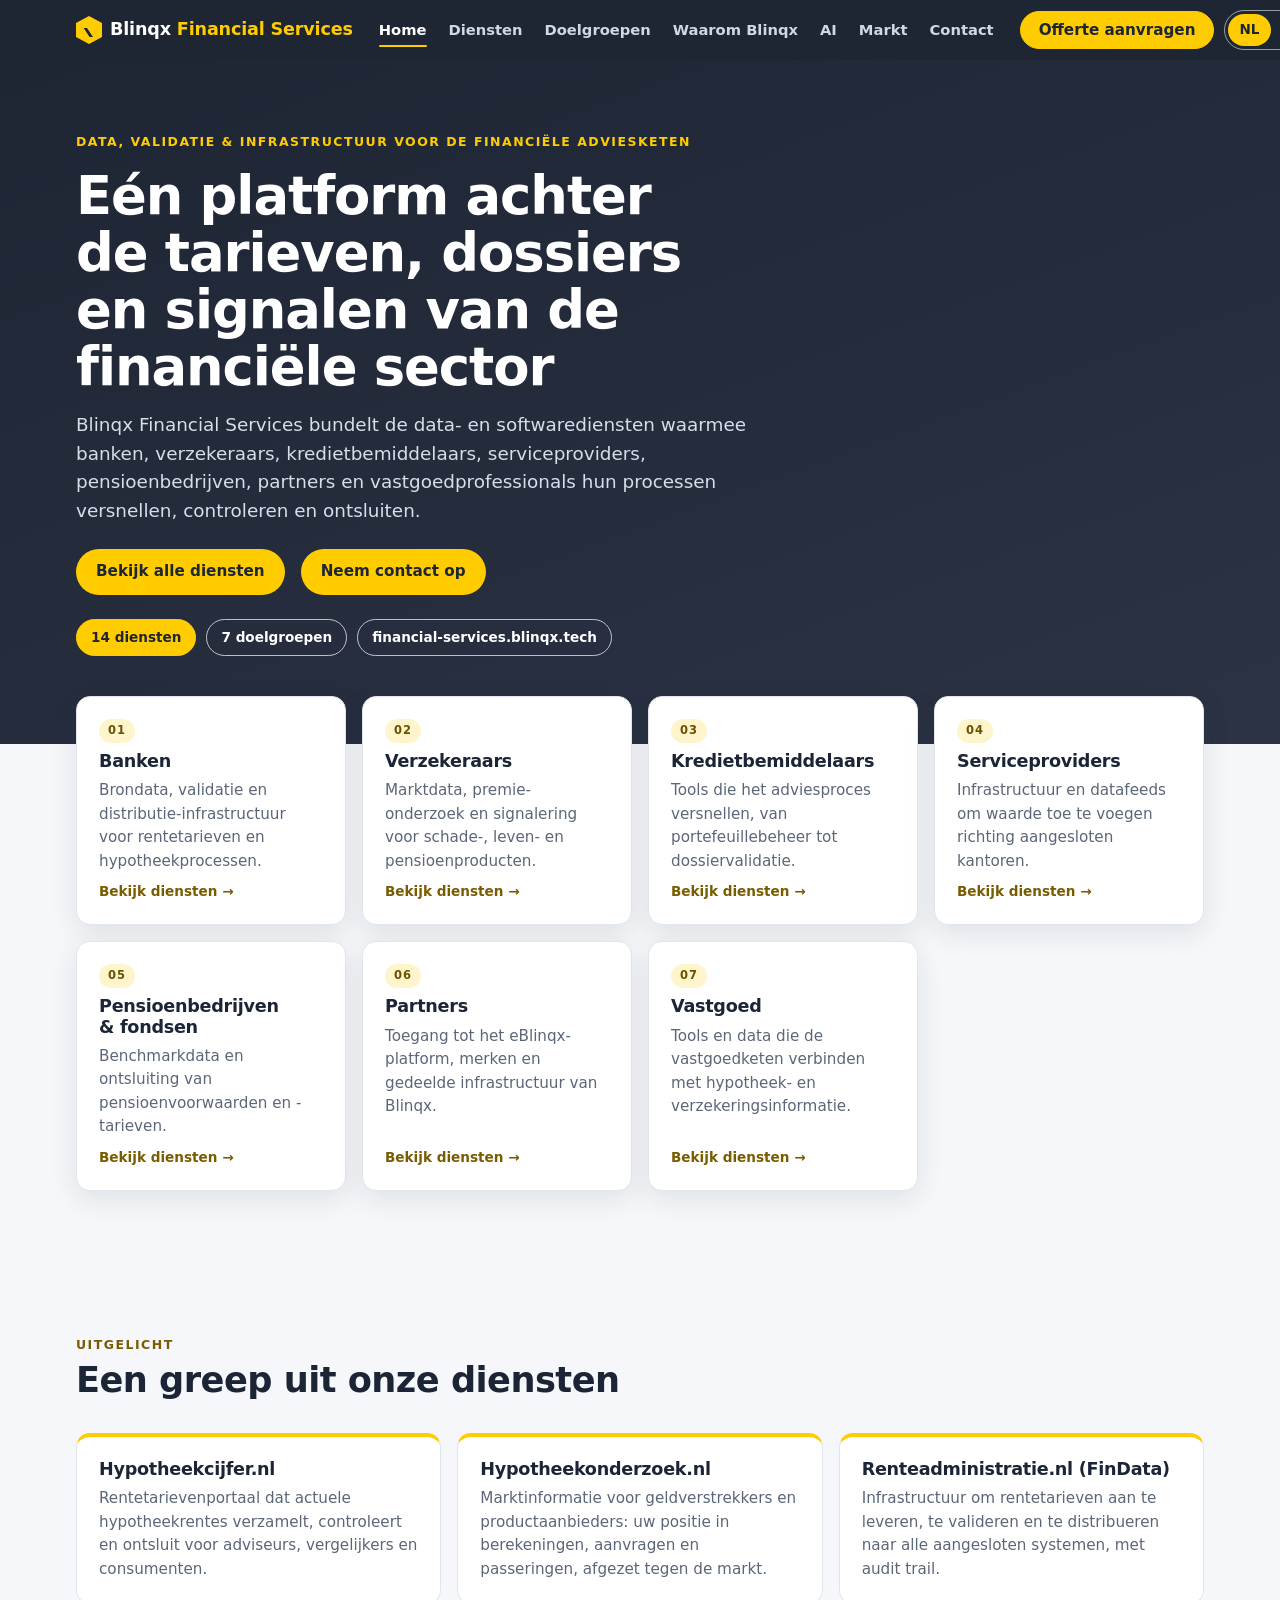
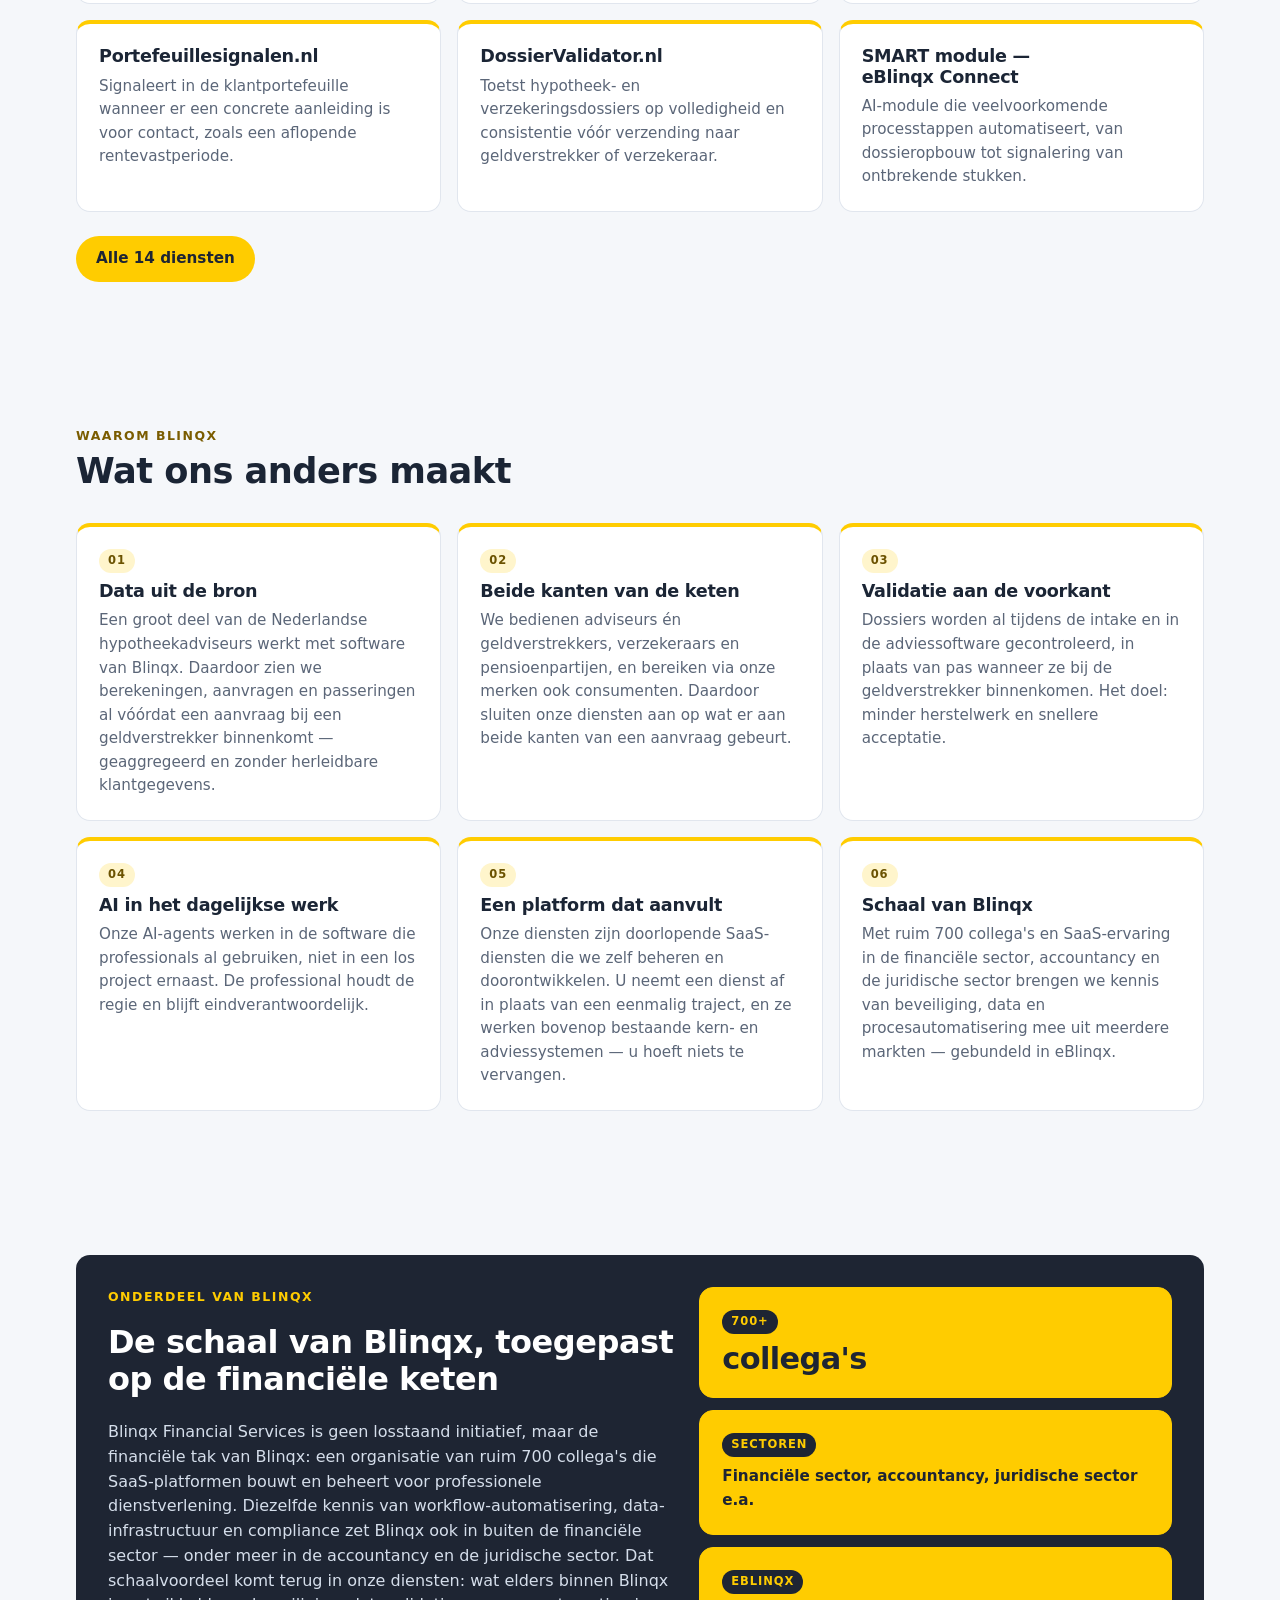
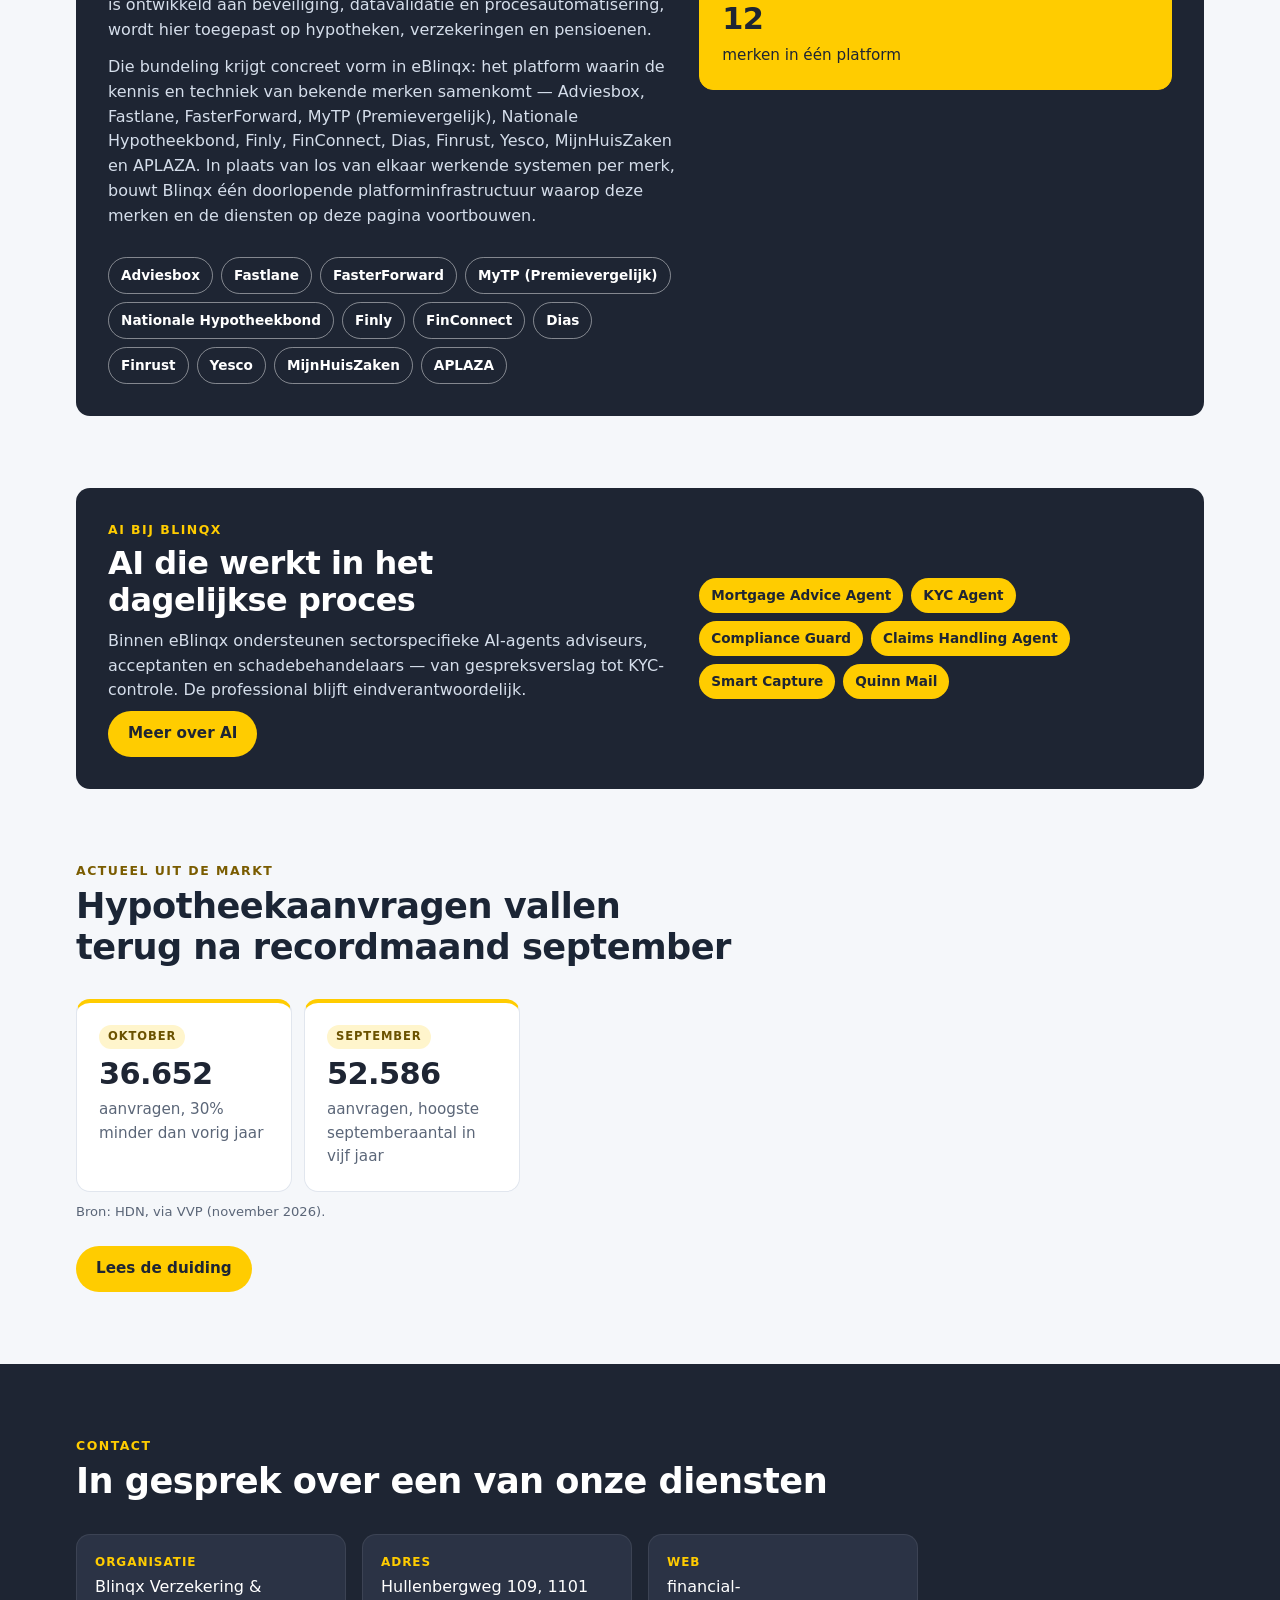
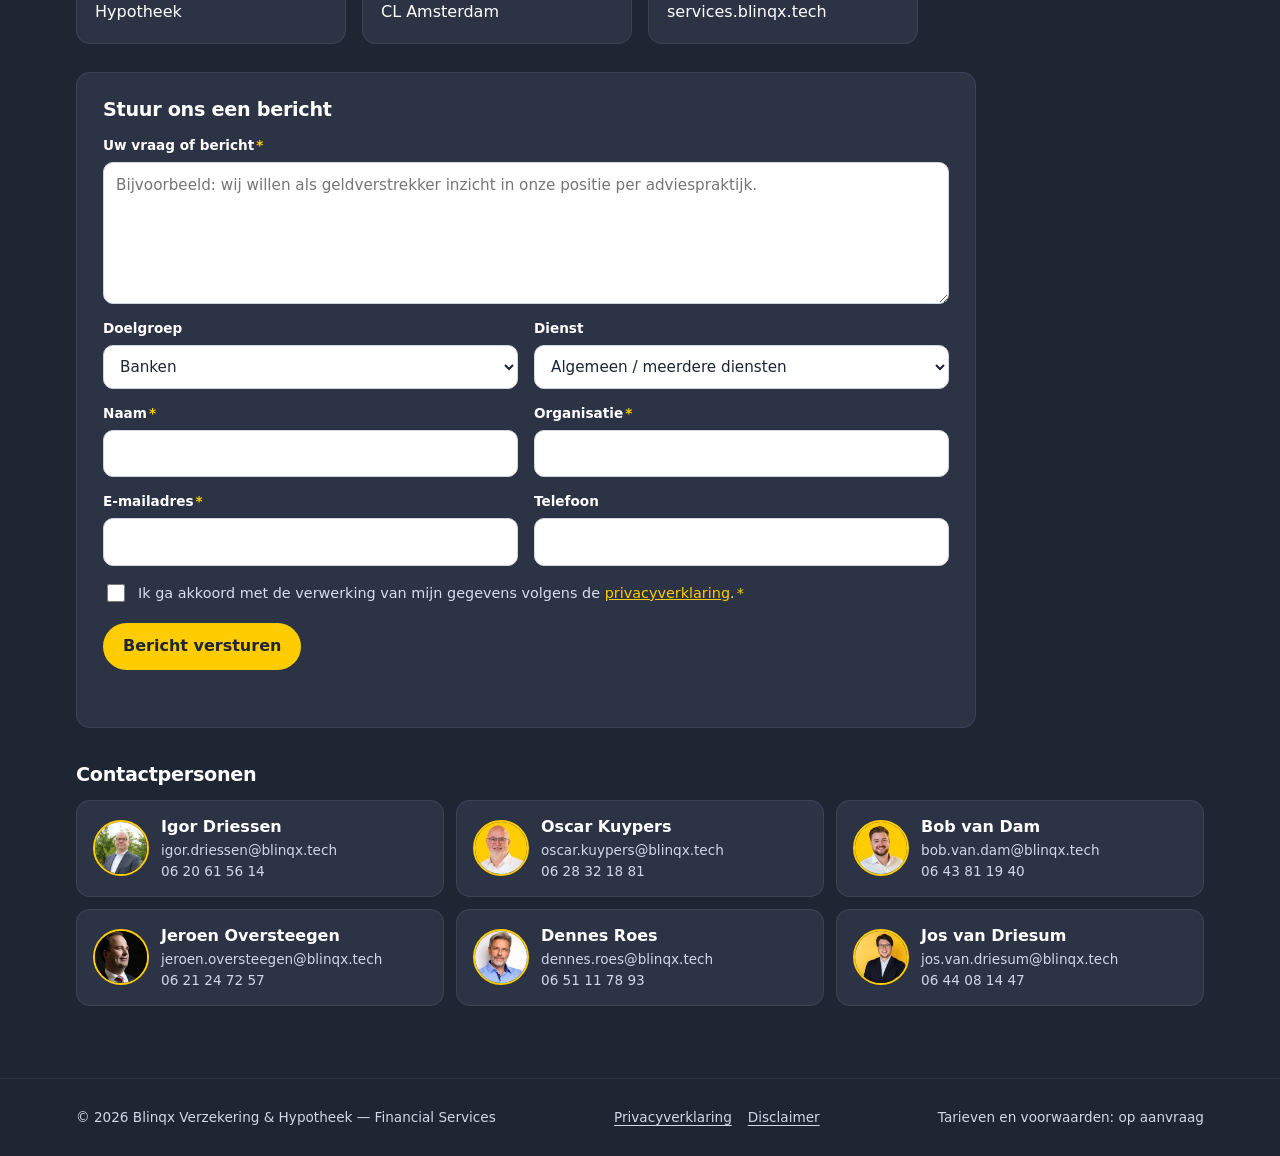
<file: index.html>
<!doctype html>
<html lang="nl" data-lang="nl">
<head>
<meta charset="utf-8">
<meta name="viewport" content="width=device-width,initial-scale=1,viewport-fit=cover">
<title>Blinqx Financial Services</title>
<meta name="description" content="Blinqx Financial Services: data-, validatie- en signaleringsdiensten voor banken, verzekeraars, kredietbemiddelaars, serviceproviders, pensioenbedrijven, partners en vastgoed.">
<link rel="icon" href="data:image/svg+xml,%3Csvg xmlns=%22http://www.w3.org/2000/svg%22 viewBox=%220 0 26 28%22%3E%3Cpath d=%22M13 0l13 7v14l-13 7L0 21V7z%22 fill=%22%23ffcc00%22/%3E%3Cpath d=%22M11 12l6 9h-3.4l-6-9z%22 fill=%22%231e2533%22/%3E%3C/svg%3E">
<link rel="stylesheet" href="assets/site.css">
</head>
<body data-page="home">
<header>
  <div class="wrap header-inner">
    <a class="logo" data-nav href="index.html" aria-label="Blinqx Financial Services – home"><svg width="26" height="28" viewBox="0 0 26 28" aria-hidden="true"><path d="M13 0l13 7v14l-13 7L0 21V7z" fill="#ffcc00"/><path d="M11 12l6 9h-3.4l-6-9z" fill="#1e2533"/></svg><span>Blinqx <span class="sub">Financial Services</span></span></a>
    <nav class="topnav" aria-label="Hoofdmenu">
      <div class="hnav"><a data-nav data-key="home" href="index.html"><span data-lang-content="nl">Home</span><span data-lang-content="en">Home</span></a><a data-nav data-key="diensten" href="diensten.html"><span data-lang-content="nl">Diensten</span><span data-lang-content="en">Services</span></a><a data-nav data-key="doelgroepen" href="index.html#doelgroepen"><span data-lang-content="nl">Doelgroepen</span><span data-lang-content="en">Segments</span></a><a data-nav data-key="waarom" href="index.html#waarom"><span data-lang-content="nl">Waarom Blinqx</span><span data-lang-content="en">Why Blinqx</span></a><a data-nav data-key="ai" href="diensten.html#ai"><span data-lang-content="nl">AI</span><span data-lang-content="en">AI</span></a><a data-nav data-key="markt" href="diensten.html#markt"><span data-lang-content="nl">Markt</span><span data-lang-content="en">Market</span></a><a data-nav data-key="contact" href="index.html#contact"><span data-lang-content="nl">Contact</span><span data-lang-content="en">Contact</span></a></div>
      <a class="hbtn yellow" data-nav data-form href="index.html#contactform"><span data-lang-content="nl">Offerte<span class="long"> aanvragen</span></span><span data-lang-content="en"><span class="long">Request a quote</span><span class="short">Quote</span></span></a>
      <div class="langbtn" role="group" aria-label="Taal / Language">
        <button type="button" id="btn-nl" aria-pressed="true" onclick="setLang('nl')">NL</button>
        <button type="button" id="btn-en" aria-pressed="false" onclick="setLang('en')">EN</button>
      </div>
      <button type="button" class="hbtn ghost menu-btn" id="menuBtn" aria-expanded="false" aria-controls="siteMenu">☰<span class="mtxt"> Menu</span></button>
    </nav>
  </div>
  <div class="wrap menu-drop" id="siteMenu" hidden>
    <div class="mlinks"><a data-nav data-key="home" href="index.html"><span data-lang-content="nl">Home</span><span data-lang-content="en">Home</span></a><a data-nav data-key="diensten" href="diensten.html"><span data-lang-content="nl">Diensten</span><span data-lang-content="en">Services</span></a><a data-nav data-key="doelgroepen" href="index.html#doelgroepen"><span data-lang-content="nl">Doelgroepen</span><span data-lang-content="en">Segments</span></a><a data-nav data-key="uitgelicht" href="index.html#uitgelicht"><span data-lang-content="nl">Uitgelichte diensten</span><span data-lang-content="en">Featured services</span></a><a data-nav data-key="waarom" href="index.html#waarom"><span data-lang-content="nl">Waarom Blinqx</span><span data-lang-content="en">Why Blinqx</span></a><a data-nav data-key="ai" href="diensten.html#ai"><span data-lang-content="nl">AI bij Blinqx</span><span data-lang-content="en">AI at Blinqx</span></a><a data-nav data-key="markt" href="diensten.html#markt"><span data-lang-content="nl">Actueel uit de markt</span><span data-lang-content="en">Market update</span></a><a data-nav data-key="regelgeving" href="diensten.html#regelgeving"><span data-lang-content="nl">Regelgeving: Solvency II</span><span data-lang-content="en">Regulation: Solvency II</span></a><a data-nav data-key="keten" href="diensten.html#positioning"><span data-lang-content="nl">Positie in de markt</span><span data-lang-content="en">Market position</span></a><a data-nav data-key="contact" href="index.html#contact"><span data-lang-content="nl">Contact</span><span data-lang-content="en">Contact</span></a><a data-nav data-key="privacy" href="privacy.html"><span data-lang-content="nl">Privacyverklaring</span><span data-lang-content="en">Privacy statement</span></a><a data-nav data-key="disclaimer" href="disclaimer.html"><span data-lang-content="nl">Disclaimer</span><span data-lang-content="en">Disclaimer</span></a></div>
  </div>
</header>

<main>
  <div class="wrap">

    <section class="hero" id="top">
      <div data-lang-content="nl">
        <p class="eyebrow">Data, validatie &amp; infrastructuur voor de financiële adviesketen</p>
        <h1>Eén platform achter de tarieven, dossiers en signalen van de financiële sector</h1>
        <p class="lede">Blinqx Financial Services bundelt de data- en softwarediensten waarmee banken, verzekeraars, kredietbemiddelaars, serviceproviders, pensioenbedrijven, partners en vastgoedprofessionals hun processen versnellen, controleren en ontsluiten.</p>
      </div>
      <div data-lang-content="en">
        <p class="eyebrow">Data, validation &amp; infrastructure for the financial advice chain</p>
        <h1>One platform behind the rates, files and signals of the financial sector</h1>
        <p class="lede">Blinqx Financial Services brings together the data and software services that banks, insurers, credit intermediaries, service providers, pension providers, partners and real estate professionals use to speed up, validate and distribute their processes.</p>
      </div>
      <div class="ctas">
        <a class="btn" data-nav href="diensten.html"><span data-lang-content="nl">Bekijk alle diensten</span><span data-lang-content="en">View all services</span></a>
        <a class="btn ghost" data-nav href="#contact"><span data-lang-content="nl">Neem contact op</span><span data-lang-content="en">Get in touch</span></a>
      </div>
      <div class="meta-row">
        <span class="meta-chip" data-lang-content="nl">14 diensten</span>
        <span class="meta-chip" data-lang-content="en">14 services</span>
        <span class="meta-chip" data-lang-content="nl">7 doelgroepen</span>
        <span class="meta-chip" data-lang-content="en">7 segments</span>
        <span class="meta-chip">financial-services.blinqx.tech</span>
      </div>
    </section>

    <section id="doelgroepen" style="padding-top:0">
      <div class="home-aud">
        <a class="segment-card aud-card" data-nav href="diensten.html?doelgroep=banken#services">
          <span class="num">01</span>
          <h3 data-lang-content="nl">Banken</h3><h3 data-lang-content="en">Banks</h3>
          <p data-lang-content="nl">Brondata, validatie en distributie-infrastructuur voor rentetarieven en hypotheekprocessen.</p><p data-lang-content="en">Source data, validation and distribution infrastructure for interest rates and mortgage processes.</p>
          <span class="more"><span data-lang-content="nl">Bekijk diensten →</span><span data-lang-content="en">View services →</span></span>
        </a>
        <a class="segment-card aud-card" data-nav href="diensten.html?doelgroep=verzekeraars#services">
          <span class="num">02</span>
          <h3 data-lang-content="nl">Verzekeraars</h3><h3 data-lang-content="en">Insurers</h3>
          <p data-lang-content="nl">Marktdata, premie-onderzoek en signalering voor schade-, leven- en pensioenproducten.</p><p data-lang-content="en">Market data, premium research and signalling for non-life, life and pension products.</p>
          <span class="more"><span data-lang-content="nl">Bekijk diensten →</span><span data-lang-content="en">View services →</span></span>
        </a>
        <a class="segment-card aud-card" data-nav href="diensten.html?doelgroep=kredietbemiddelaars#services">
          <span class="num">03</span>
          <h3 data-lang-content="nl">Kredietbemiddelaars</h3><h3 data-lang-content="en">Credit intermediaries</h3>
          <p data-lang-content="nl">Tools die het adviesproces versnellen, van portefeuillebeheer tot dossiervalidatie.</p><p data-lang-content="en">Tools that speed up the advice process, from portfolio management to file validation.</p>
          <span class="more"><span data-lang-content="nl">Bekijk diensten →</span><span data-lang-content="en">View services →</span></span>
        </a>
        <a class="segment-card aud-card" data-nav href="diensten.html?doelgroep=serviceproviders#services">
          <span class="num">04</span>
          <h3 data-lang-content="nl">Serviceproviders</h3><h3 data-lang-content="en">Service providers</h3>
          <p data-lang-content="nl">Infrastructuur en datafeeds om waarde toe te voegen richting aangesloten kantoren.</p><p data-lang-content="en">Infrastructure and data feeds to add value for affiliated offices.</p>
          <span class="more"><span data-lang-content="nl">Bekijk diensten →</span><span data-lang-content="en">View services →</span></span>
        </a>
        <a class="segment-card aud-card" data-nav href="diensten.html?doelgroep=pensioen#services">
          <span class="num">05</span>
          <h3 data-lang-content="nl">Pensioenbedrijven &amp; fondsen</h3><h3 data-lang-content="en">Pension providers &amp; funds</h3>
          <p data-lang-content="nl">Benchmarkdata en ontsluiting van pensioenvoorwaarden en -tarieven.</p><p data-lang-content="en">Benchmark data and disclosure of pension terms and rates.</p>
          <span class="more"><span data-lang-content="nl">Bekijk diensten →</span><span data-lang-content="en">View services →</span></span>
        </a>
        <a class="segment-card aud-card" data-nav href="diensten.html?doelgroep=partners#services">
          <span class="num">06</span>
          <h3 data-lang-content="nl">Partners</h3><h3 data-lang-content="en">Partners</h3>
          <p data-lang-content="nl">Toegang tot het eBlinqx-platform, merken en gedeelde infrastructuur van Blinqx.</p><p data-lang-content="en">Access to the eBlinqx platform, brands and shared Blinqx infrastructure.</p>
          <span class="more"><span data-lang-content="nl">Bekijk diensten →</span><span data-lang-content="en">View services →</span></span>
        </a>
        <a class="segment-card aud-card" data-nav href="diensten.html?doelgroep=vastgoed#services">
          <span class="num">07</span>
          <h3 data-lang-content="nl">Vastgoed</h3><h3 data-lang-content="en">Real estate</h3>
          <p data-lang-content="nl">Tools en data die de vastgoedketen verbinden met hypotheek- en verzekeringsinformatie.</p><p data-lang-content="en">Tools and data connecting the real estate chain with mortgage and insurance information.</p>
          <span class="more"><span data-lang-content="nl">Bekijk diensten →</span><span data-lang-content="en">View services →</span></span>
        </a>
      </div>
    </section>

    <section id="uitgelicht">
      <div class="section-head">
        <p class="eyebrow" data-lang-content="nl">Uitgelicht</p>
        <p class="eyebrow" data-lang-content="en">Highlights</p>
        <h2 data-lang-content="nl">Een greep uit onze diensten</h2>
        <h2 data-lang-content="en">A selection of our services</h2>
      </div>
      <div class="feat-grid">
        <div class="segment-card">
          <h3>Hypotheekcijfer.nl</h3>
          <p data-lang-content="nl">Rentetarievenportaal dat actuele hypotheekrentes verzamelt, controleert en ontsluit voor adviseurs, vergelijkers en consumenten.</p>
          <p data-lang-content="en">A rate portal that collects, verifies and publishes current mortgage rates for advisers, comparison sites and consumers.</p>
        </div>
        <div class="segment-card">
          <h3>Hypotheekonderzoek.nl</h3>
          <p data-lang-content="nl">Marktinformatie voor geldverstrekkers en productaanbieders: uw positie in berekeningen, aanvragen en passeringen, afgezet tegen de markt.</p>
          <p data-lang-content="en">Market intelligence for lenders and product providers: your position in calculations, applications and completions, set against the market.</p>
        </div>
        <div class="segment-card">
          <h3>Renteadministratie.nl <span class="alias">(FinData)</span></h3>
          <p data-lang-content="nl">Infrastructuur om rentetarieven aan te leveren, te valideren en te distribueren naar alle aangesloten systemen, met audit trail.</p>
          <p data-lang-content="en">Infrastructure to submit, validate and distribute interest rates to all connected systems, with an audit trail.</p>
        </div>
        <div class="segment-card">
          <h3>Portefeuillesignalen.nl</h3>
          <p data-lang-content="nl">Signaleert in de klantportefeuille wanneer er een concrete aanleiding is voor contact, zoals een aflopende rentevastperiode.</p>
          <p data-lang-content="en">Flags in the client portfolio when there is a concrete reason for contact, such as an expiring fixed-rate period.</p>
        </div>
        <div class="segment-card">
          <h3>DossierValidator.nl</h3>
          <p data-lang-content="nl">Toetst hypotheek- en verzekeringsdossiers op volledigheid en consistentie vóór verzending naar geldverstrekker of verzekeraar.</p>
          <p data-lang-content="en">Checks mortgage and insurance files for completeness and consistency before submission to the lender or insurer.</p>
        </div>
        <div class="segment-card">
          <h3>SMART module — eBlinqx Connect</h3>
          <p data-lang-content="nl">AI-module die veelvoorkomende processtappen automatiseert, van dossieropbouw tot signalering van ontbrekende stukken.</p>
          <p data-lang-content="en">An AI module that automates common process steps, from file assembly to flagging missing documents.</p>
        </div>
      </div>
      <div class="section-foot"><a class="btn" data-nav href="diensten.html"><span data-lang-content="nl">Alle 14 diensten</span><span data-lang-content="en">All 14 services</span></a></div>
    </section>

    <section id="waarom">
      <div class="section-head">
        <p class="eyebrow" data-lang-content="nl">Waarom Blinqx</p>
        <p class="eyebrow" data-lang-content="en">Why Blinqx</p>
        <h2 data-lang-content="nl">Wat ons anders maakt</h2>
        <h2 data-lang-content="en">What sets us apart</h2>
      </div>
      <div class="feat-grid">
        <div class="segment-card">
          <span class="num">01</span>
          <h3 data-lang-content="nl">Data uit de bron</h3><h3 data-lang-content="en">Data from the source</h3>
          <p data-lang-content="nl">Een groot deel van de Nederlandse hypotheekadviseurs werkt met software van Blinqx. Daardoor zien we berekeningen, aanvragen en passeringen al vóórdat een aanvraag bij een geldverstrekker binnenkomt — geaggregeerd en zonder herleidbare klantgegevens.</p>
          <p data-lang-content="en">A large share of Dutch mortgage advisers work with Blinqx software. As a result, we see calculations, applications and completions before an application reaches a lender — aggregated and without traceable client data.</p>
        </div>
        <div class="segment-card">
          <span class="num">02</span>
          <h3 data-lang-content="nl">Beide kanten van de keten</h3><h3 data-lang-content="en">Both sides of the chain</h3>
          <p data-lang-content="nl">We bedienen adviseurs én geldverstrekkers, verzekeraars en pensioenpartijen, en bereiken via onze merken ook consumenten. Daardoor sluiten onze diensten aan op wat er aan beide kanten van een aanvraag gebeurt.</p>
          <p data-lang-content="en">We serve advisers as well as lenders, insurers and pension providers, and through our brands we also reach consumers. That way our services connect to what happens on both sides of an application.</p>
        </div>
        <div class="segment-card">
          <span class="num">03</span>
          <h3 data-lang-content="nl">Validatie aan de voorkant</h3><h3 data-lang-content="en">Validation up front</h3>
          <p data-lang-content="nl">Dossiers worden al tijdens de intake en in de adviessoftware gecontroleerd, in plaats van pas wanneer ze bij de geldverstrekker binnenkomen. Het doel: minder herstelwerk en snellere acceptatie.</p>
          <p data-lang-content="en">Files are checked during the intake and inside the advice software, rather than only once they reach the lender. The aim: less rework and faster acceptance.</p>
        </div>
        <div class="segment-card">
          <span class="num">04</span>
          <h3 data-lang-content="nl">AI in het dagelijkse werk</h3><h3 data-lang-content="en">AI in daily work</h3>
          <p data-lang-content="nl">Onze AI-agents werken in de software die professionals al gebruiken, niet in een los project ernaast. De professional houdt de regie en blijft eindverantwoordelijk.</p>
          <p data-lang-content="en">Our AI agents work inside the software professionals already use, not in a separate project next to it. The professional stays in control and remains ultimately responsible.</p>
        </div>
        <div class="segment-card">
          <span class="num">05</span>
          <h3 data-lang-content="nl">Een platform dat aanvult</h3><h3 data-lang-content="en">A platform that complements</h3>
          <p data-lang-content="nl">Onze diensten zijn doorlopende SaaS-diensten die we zelf beheren en doorontwikkelen. U neemt een dienst af in plaats van een eenmalig traject, en ze werken bovenop bestaande kern- en adviessystemen — u hoeft niets te vervangen.</p>
          <p data-lang-content="en">Our services are ongoing SaaS services that we run and develop ourselves. You subscribe to a service rather than a one-off project, and it works on top of existing core and advice systems — you don't need to replace anything.</p>
        </div>
        <div class="segment-card">
          <span class="num">06</span>
          <h3 data-lang-content="nl">Schaal van Blinqx</h3><h3 data-lang-content="en">The scale of Blinqx</h3>
          <p data-lang-content="nl">Met ruim 700 collega's en SaaS-ervaring in de financiële sector, accountancy en de juridische sector brengen we kennis van beveiliging, data en procesautomatisering mee uit meerdere markten — gebundeld in eBlinqx.</p>
          <p data-lang-content="en">With more than 700 colleagues and SaaS experience in financial services, accountancy and the legal sector, we bring knowledge of security, data and process automation from several markets — bundled in eBlinqx.</p>
        </div>
      </div>
    </section>

    <section id="blinqx">
      <div class="navy-block">
        <div>
          <p class="eyebrow" data-lang-content="nl">Onderdeel van Blinqx</p>
          <p class="eyebrow" data-lang-content="en">Part of Blinqx</p>
          <h2 data-lang-content="nl">De schaal van Blinqx, toegepast op de financiële keten</h2>
          <h2 data-lang-content="en">The scale of Blinqx, applied to the financial chain</h2>
          <p data-lang-content="nl">Blinqx Financial Services is geen losstaand initiatief, maar de financiële tak van Blinqx: een organisatie van ruim 700 collega's die SaaS-platformen bouwt en beheert voor professionele dienstverlening. Diezelfde kennis van workflow-automatisering, data-infrastructuur en compliance zet Blinqx ook in buiten de financiële sector — onder meer in de accountancy en de juridische sector. Dat schaalvoordeel komt terug in onze diensten: wat elders binnen Blinqx is ontwikkeld aan beveiliging, datavalidatie en procesautomatisering, wordt hier toegepast op hypotheken, verzekeringen en pensioenen.</p>
          <p data-lang-content="nl">Die bundeling krijgt concreet vorm in eBlinqx: het platform waarin de kennis en techniek van bekende merken samenkomt — Adviesbox, Fastlane, FasterForward, MyTP (Premievergelijk), Nationale Hypotheekbond, Finly, FinConnect, Dias, Finrust, Yesco, MijnHuisZaken en APLAZA. In plaats van los van elkaar werkende systemen per merk, bouwt Blinqx één doorlopende platforminfrastructuur waarop deze merken en de diensten op deze pagina voortbouwen.</p>
          <p data-lang-content="en">Blinqx Financial Services is not a standalone initiative but the financial arm of Blinqx: an organisation of more than 700 colleagues that builds and runs SaaS platforms for professional services. Blinqx applies that same expertise in workflow automation, data infrastructure and compliance outside the financial sector too — including in accountancy and the legal sector. That scale advantage carries through into our services: security, data validation and process automation built elsewhere within Blinqx is applied here to mortgages, insurance and pensions.</p>
          <p data-lang-content="en">That bundling takes concrete shape in eBlinqx: the platform in which the knowledge and technology of well-known brands come together — Adviesbox, Fastlane, FasterForward, MyTP (Premievergelijk), Nationale Hypotheekbond, Finly, FinConnect, Dias, Finrust, Yesco, MijnHuisZaken and APLAZA. Rather than systems that operate separately per brand, Blinqx builds one continuous platform infrastructure that these brands, and the services on this page, build on.</p>
          <div class="chip-list brands" aria-label="Merken / Brands"><span>Adviesbox</span><span>Fastlane</span><span>FasterForward</span><span>MyTP (Premievergelijk)</span><span>Nationale Hypotheekbond</span><span>Finly</span><span>FinConnect</span><span>Dias</span><span>Finrust</span><span>Yesco</span><span>MijnHuisZaken</span><span>APLAZA</span></div>
        </div>
        <div class="kpi-row">
          <div class="segment-card"><span class="num">700+</span><p class="big" data-lang-content="nl">collega's</p><p class="big" data-lang-content="en">colleagues</p></div>
          <div class="segment-card"><span class="num" data-lang-content="nl">Sectoren</span><span class="num" data-lang-content="en">Sectors</span><p data-lang-content="nl"><strong>Financiële sector, accountancy, juridische sector e.a.</strong></p><p data-lang-content="en"><strong>Financial services, accountancy, legal sector &amp; more</strong></p></div>
          <div class="segment-card"><span class="num">eBlinqx</span><p class="big">12</p><p data-lang-content="nl">merken in één platform</p><p data-lang-content="en">brands in one platform</p></div>
        </div>
      </div>
    </section>

    <section id="ai-teaser" style="padding-top:0">
      <div class="navy-block">
        <div>
          <p class="eyebrow" data-lang-content="nl">AI bij Blinqx</p>
          <p class="eyebrow" data-lang-content="en">AI at Blinqx</p>
          <h2 data-lang-content="nl">AI die werkt in het dagelijkse proces</h2>
          <h2 data-lang-content="en">AI that works inside the daily process</h2>
          <p data-lang-content="nl">Binnen eBlinqx ondersteunen sectorspecifieke AI-agents adviseurs, acceptanten en schadebehandelaars — van gespreksverslag tot KYC-controle. De professional blijft eindverantwoordelijk.</p>
          <p data-lang-content="en">Within eBlinqx, sector-specific AI agents support advisers, underwriters and claims handlers — from conversation notes to KYC checks. The professional remains ultimately responsible.</p>
          <div class="ctas"><a class="btn" data-nav href="diensten.html#ai"><span data-lang-content="nl">Meer over AI</span><span data-lang-content="en">More on AI</span></a></div>
        </div>
        <div class="chip-list">
          <span>Mortgage Advice Agent</span><span>KYC Agent</span><span>Compliance Guard</span><span>Claims Handling Agent</span><span>Smart Capture</span><span>Quinn Mail</span>
        </div>
      </div>
    </section>

    <section id="markt-teaser" class="home-markt" style="padding-top:0">
      <div class="section-head">
        <p class="eyebrow" data-lang-content="nl">Actueel uit de markt</p>
        <p class="eyebrow" data-lang-content="en">Market update</p>
        <h2 data-lang-content="nl">Hypotheekaanvragen vallen terug na recordmaand september</h2>
        <h2 data-lang-content="en">Mortgage applications fall back after record September</h2>
      </div>
      <div class="kpi-row">
        <div class="segment-card"><span class="num" data-lang-content="nl">Oktober</span><span class="num" data-lang-content="en">October</span><p class="big">36.652</p><p data-lang-content="nl">aanvragen, 30% minder dan vorig jaar</p><p data-lang-content="en">applications, 30% fewer than last year</p></div>
        <div class="segment-card"><span class="num" data-lang-content="nl">September</span><span class="num" data-lang-content="en">September</span><p class="big">52.586</p><p data-lang-content="nl">aanvragen, hoogste septemberaantal in vijf jaar</p><p data-lang-content="en">applications, highest September in five years</p></div>
      </div>
      <p class="note" style="font-size:.82rem;color:var(--muted);margin-top:10px" data-lang-content="nl">Bron: HDN, via VVP (november 2026).</p>
      <p class="note" style="font-size:.82rem;color:var(--muted);margin-top:10px" data-lang-content="en">Source: HDN, via VVP (November 2026).</p>
      <div class="section-foot"><a class="btn" data-nav href="diensten.html#markt"><span data-lang-content="nl">Lees de duiding</span><span data-lang-content="en">Read the analysis</span></a></div>
    </section>

    <!-- CONTACT -->
    <section id="contact">
      <div class="section-head">
        <p class="eyebrow" data-lang-content="nl">Contact</p>
        <p class="eyebrow" data-lang-content="en">Contact</p>
        <h2 data-lang-content="nl">In gesprek over een van onze diensten</h2>
        <h2 data-lang-content="en">Talk to us about one of our services</h2>
      </div>
      <div class="contact-grid">
        <div class="contact-item">
          <span class="label" data-lang-content="nl">Organisatie</span>
          <span class="label" data-lang-content="en">Organisation</span>
          <span class="val">Blinqx Verzekering &amp; Hypotheek</span>
        </div>
        <div class="contact-item">
          <span class="label" data-lang-content="nl">Adres</span>
          <span class="label" data-lang-content="en">Address</span>
          <span class="val">Hullenbergweg 109, 1101 CL Amsterdam</span>
        </div>
        <div class="contact-item">
          <span class="label">Web</span>
          <span class="val">financial-services.blinqx.tech</span>
        </div>
      </div>
      <form id="contactform" class="cform" novalidate>
        <h3 class="people-head" style="margin-top:0" data-lang-content="nl">Stuur ons een bericht</h3>
        <h3 class="people-head" style="margin-top:0" data-lang-content="en">Send us a message</h3>
        <div class="cgrid">
          <label class="full"><span class="ltxt"><span data-lang-content="nl">Uw vraag of bericht</span><span data-lang-content="en">Your question or message</span><span class="req">*</span></span>
            <textarea name="bericht" rows="5" required data-ph-nl="Bijvoorbeeld: wij willen als geldverstrekker inzicht in onze positie per adviespraktijk." data-ph-en="For example: as a lender we would like insight into our position per advice practice."></textarea></label>
          <label><span class="ltxt"><span data-lang-content="nl">Doelgroep</span><span data-lang-content="en">Segment</span></span>
            <select name="doelgroep">
              <option value="Banken" data-nl="Banken" data-en="Banks">Banken</option>
              <option value="Verzekeraars" data-nl="Verzekeraars" data-en="Insurers">Verzekeraars</option>
              <option value="Kredietbemiddelaars" data-nl="Kredietbemiddelaars" data-en="Credit intermediaries">Kredietbemiddelaars</option>
              <option value="Serviceproviders" data-nl="Serviceproviders" data-en="Service providers">Serviceproviders</option>
              <option value="Pensioenbedrijven & fondsen" data-nl="Pensioenbedrijven &amp; fondsen" data-en="Pension providers &amp; funds">Pensioenbedrijven &amp; fondsen</option>
              <option value="Partners" data-nl="Partners" data-en="Partners">Partners</option>
              <option value="Vastgoed" data-nl="Vastgoed" data-en="Real estate">Vastgoed</option>
              <option value="Anders" data-nl="Anders" data-en="Other">Anders</option>
            </select></label>
          <label><span class="ltxt"><span data-lang-content="nl">Dienst</span><span data-lang-content="en">Service</span></span>
            <select name="dienst">
              <option value="Algemeen / meerdere diensten" data-nl="Algemeen / meerdere diensten" data-en="General / multiple services">Algemeen / meerdere diensten</option>
              <option value="Hypotheekcijfer.nl" data-nl="Hypotheekcijfer.nl" data-en="Hypotheekcijfer.nl">Hypotheekcijfer.nl</option>
              <option value="Pensioencijfer.nl" data-nl="Pensioencijfer.nl" data-en="Pensioencijfer.nl">Pensioencijfer.nl</option>
              <option value="Hypotheekonderzoek.nl" data-nl="Hypotheekonderzoek.nl" data-en="Hypotheekonderzoek.nl">Hypotheekonderzoek.nl</option>
              <option value="Assurantie-onderzoek.nl" data-nl="Assurantie-onderzoek.nl" data-en="Assurantie-onderzoek.nl">Assurantie-onderzoek.nl</option>
              <option value="Renteadministratie.nl (FinData)" data-nl="Renteadministratie.nl (FinData)" data-en="Renteadministratie.nl (FinData)">Renteadministratie.nl (FinData)</option>
              <option value="HypotheekAdviseurZoeker.nl" data-nl="HypotheekAdviseurZoeker.nl" data-en="HypotheekAdviseurZoeker.nl">HypotheekAdviseurZoeker.nl</option>
              <option value="Portefeuillesignalen.nl" data-nl="Portefeuillesignalen.nl" data-en="Portefeuillesignalen.nl">Portefeuillesignalen.nl</option>
              <option value="RWWR.nl" data-nl="RWWR.nl" data-en="RWWR.nl">RWWR.nl</option>
              <option value="SMART module — eBlinqx Connect" data-nl="SMART module — eBlinqx Connect" data-en="SMART module — eBlinqx Connect">SMART module — eBlinqx Connect</option>
              <option value="Hypotheekvalidatie" data-nl="Hypotheekvalidatie" data-en="Hypotheekvalidatie">Hypotheekvalidatie</option>
              <option value="DossierValidator.nl" data-nl="DossierValidator.nl" data-en="DossierValidator.nl">DossierValidator.nl</option>
              <option value="Procesversneller" data-nl="Procesversneller" data-en="Procesversneller">Procesversneller</option>
              <option value="Blinqx Partners" data-nl="Blinqx Partners" data-en="Blinqx Partners">Blinqx Partners</option>
              <option value="ToolsVoorVastgoed.nl" data-nl="ToolsVoorVastgoed.nl" data-en="ToolsVoorVastgoed.nl">ToolsVoorVastgoed.nl</option>
            </select></label>
          <label><span class="ltxt"><span data-lang-content="nl">Naam</span><span data-lang-content="en">Name</span><span class="req">*</span></span><input name="naam" type="text" autocomplete="name" required></label>
          <label><span class="ltxt"><span data-lang-content="nl">Organisatie</span><span data-lang-content="en">Organisation</span><span class="req">*</span></span><input name="organisatie" type="text" autocomplete="organization" required></label>
          <label><span class="ltxt"><span data-lang-content="nl">E-mailadres</span><span data-lang-content="en">E-mail address</span><span class="req">*</span></span><input name="email" type="email" autocomplete="email" required></label>
          <label><span class="ltxt"><span data-lang-content="nl">Telefoon</span><span data-lang-content="en">Phone</span></span><input name="telefoon" type="tel" autocomplete="tel"></label>
        </div>
        <label class="check"><input type="checkbox" name="akkoord"> <span><span data-lang-content="nl">Ik ga akkoord met de verwerking van mijn gegevens volgens de <a data-nav href="privacy.html">privacyverklaring</a>.</span><span data-lang-content="en">I agree to the processing of my data in accordance with the <a data-nav href="privacy.html">privacy statement</a>.</span><span class="req">*</span></span></label>
        <div class="cactions">
          <button type="submit" class="btn"><span data-lang-content="nl">Bericht versturen</span><span data-lang-content="en">Send message</span></button>
        </div>
        <p id="cerr" class="cerr" role="status" aria-live="polite"></p>
      </form>

      <h3 class="people-head" data-lang-content="nl">Contactpersonen</h3>
      <h3 class="people-head" data-lang-content="en">Contact persons</h3>
      <div class="people">
        <div class="person"><img class="avatar" src="img/igor-driessen.jpg" alt="Igor Driessen" width="56" height="56" loading="lazy"><span class="pinfo"><span class="pname">Igor Driessen</span><span class="pmeta">igor.driessen@blinqx.tech</span><span class="pmeta">06 20 61 56 14</span></span></div>
        <div class="person"><img class="avatar" src="img/oscar-kuypers.jpg" alt="Oscar Kuypers" width="56" height="56" loading="lazy"><span class="pinfo"><span class="pname">Oscar Kuypers</span><span class="pmeta">oscar.kuypers@blinqx.tech</span><span class="pmeta">06 28 32 18 81</span></span></div>
        <div class="person"><img class="avatar" src="img/bob-van-dam.jpg" alt="Bob van Dam" width="56" height="56" loading="lazy"><span class="pinfo"><span class="pname">Bob van Dam</span><span class="pmeta">bob.van.dam@blinqx.tech</span><span class="pmeta">06 43 81 19 40</span></span></div>
        <div class="person"><img class="avatar" src="img/jeroen-oversteegen.jpg" alt="Jeroen Oversteegen" width="56" height="56" loading="lazy"><span class="pinfo"><span class="pname">Jeroen Oversteegen</span><span class="pmeta">jeroen.oversteegen@blinqx.tech</span><span class="pmeta">06 21 24 72 57</span></span></div>
        <div class="person"><img class="avatar" src="img/dennes-roes.jpg" alt="Dennes Roes" width="56" height="56" loading="lazy"><span class="pinfo"><span class="pname">Dennes Roes</span><span class="pmeta">dennes.roes@blinqx.tech</span><span class="pmeta">06 51 11 78 93</span></span></div>
        <div class="person"><img class="avatar" src="img/jos-van-driesum.jpg" alt="Jos van Driesum" width="56" height="56" loading="lazy"><span class="pinfo"><span class="pname">Jos van Driesum</span><span class="pmeta">jos.van.driesum@blinqx.tech</span><span class="pmeta">06 44 08 14 47</span></span></div>
      </div>
    </section>

  </div>
</main>

<footer>
  <div class="wrap fgrid">
    <p>© 2026 Blinqx Verzekering &amp; Hypotheek — Financial Services</p>
    <p class="flinks"><a data-nav data-key="privacy" href="privacy.html"><span data-lang-content="nl">Privacyverklaring</span><span data-lang-content="en">Privacy statement</span></a><a data-nav data-key="disclaimer" href="disclaimer.html">Disclaimer</a></p>
    <p data-lang-content="nl">Tarieven en voorwaarden: op aanvraag</p>
    <p data-lang-content="en">Rates and terms: available on request</p>
  </div>
</footer>

<script src="assets/site.js"></script>
</body>
</html>
</file>
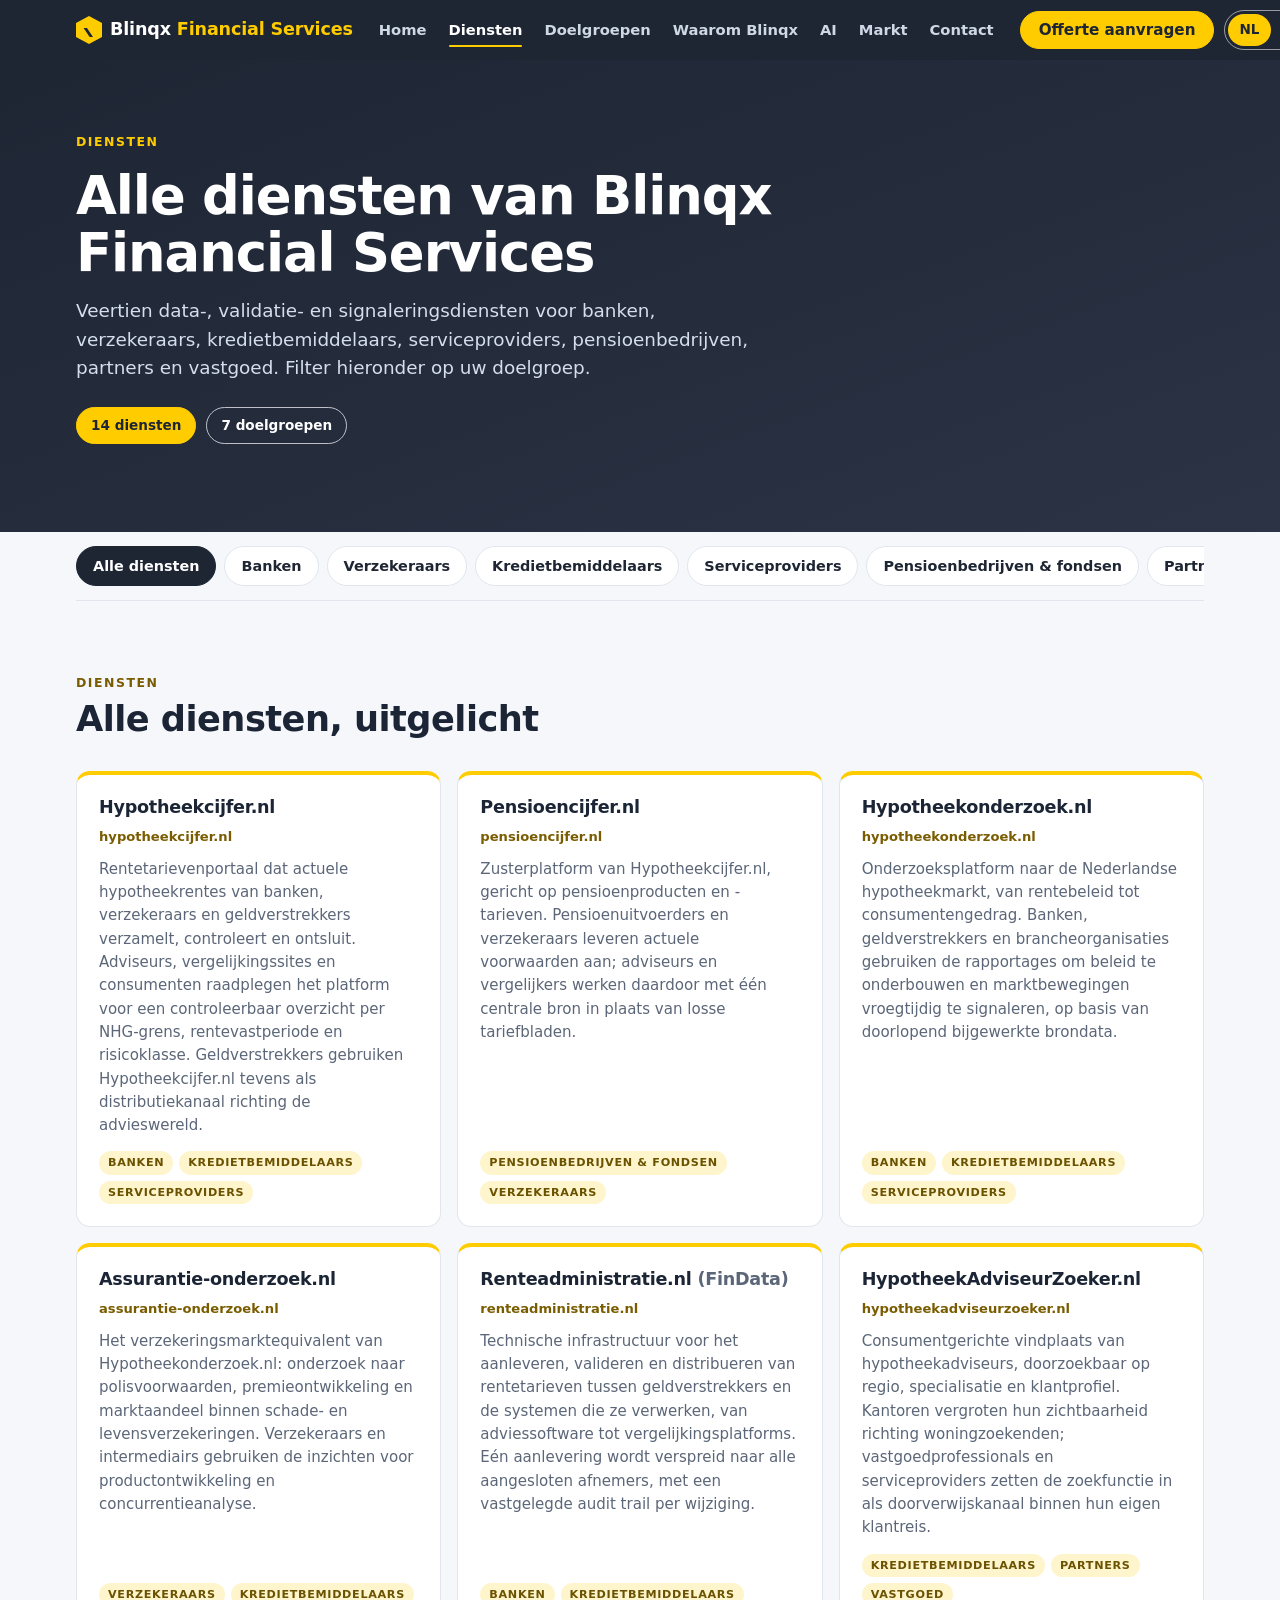
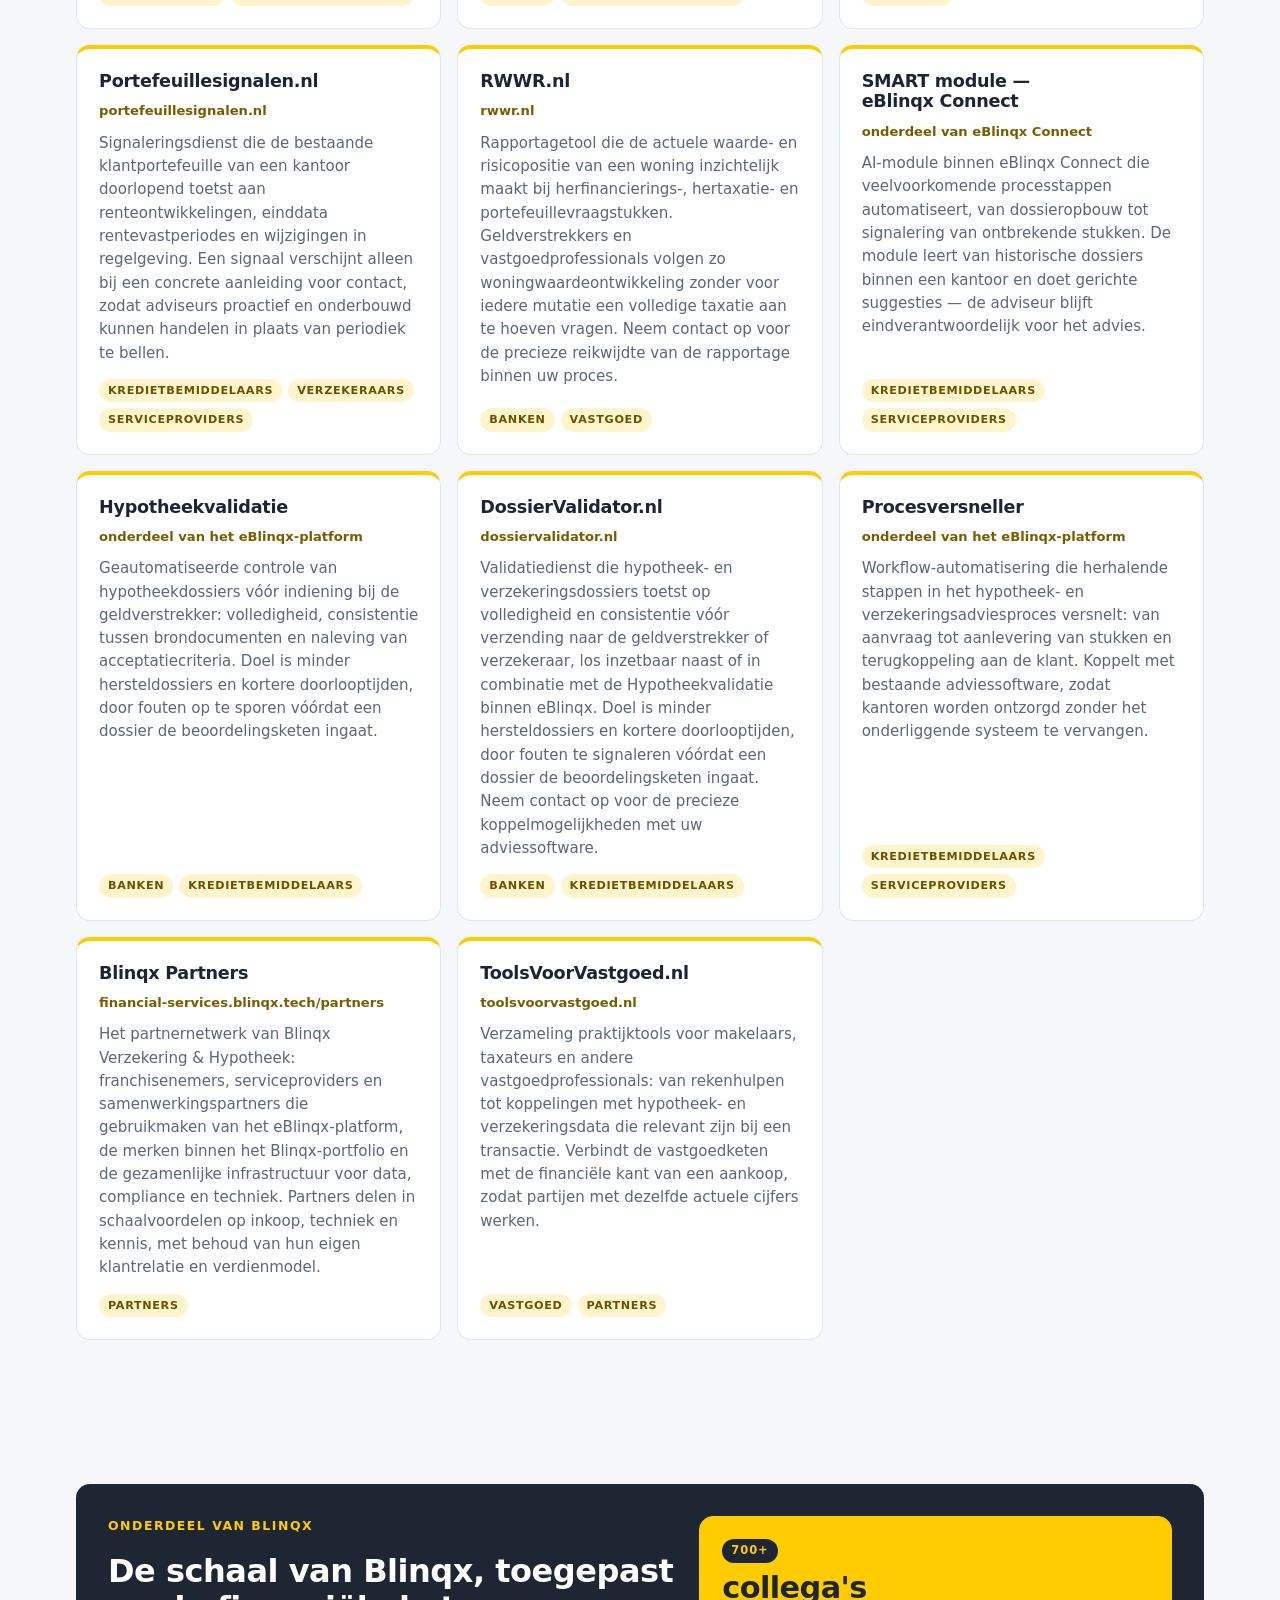
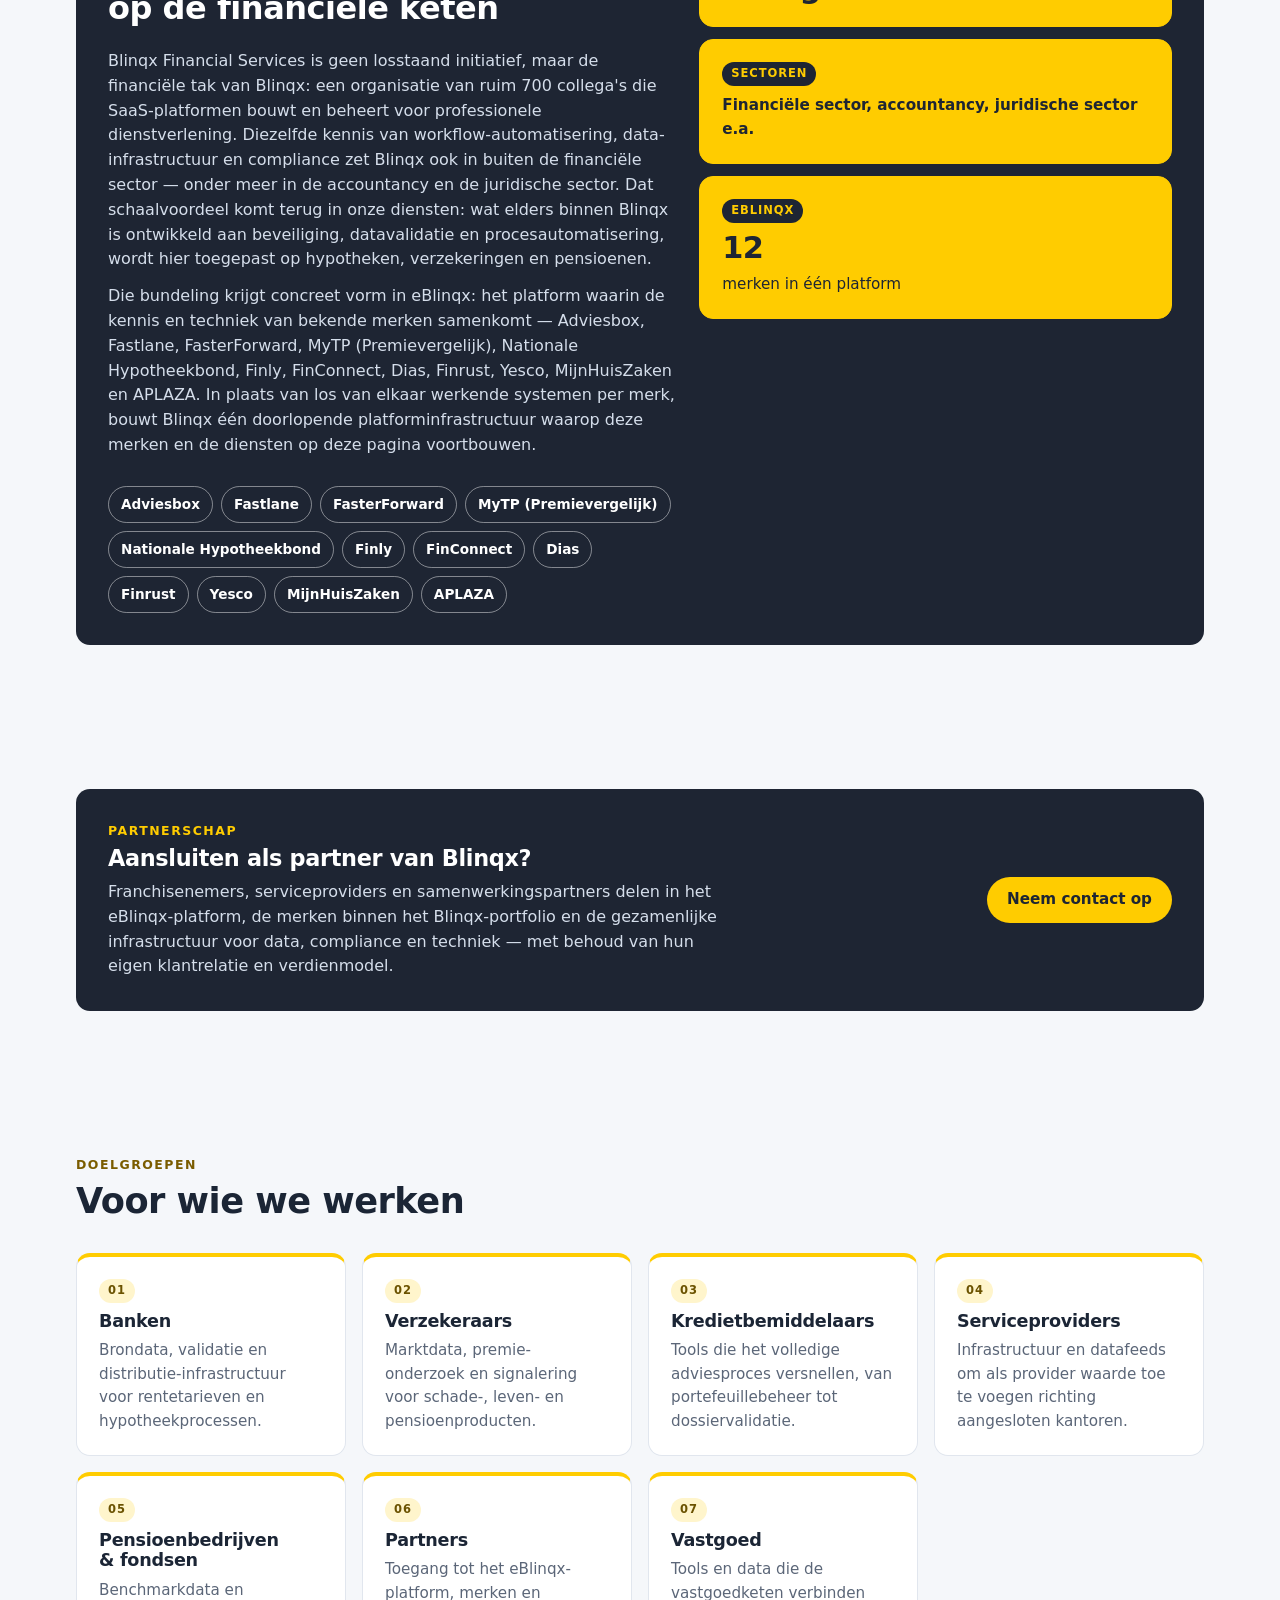
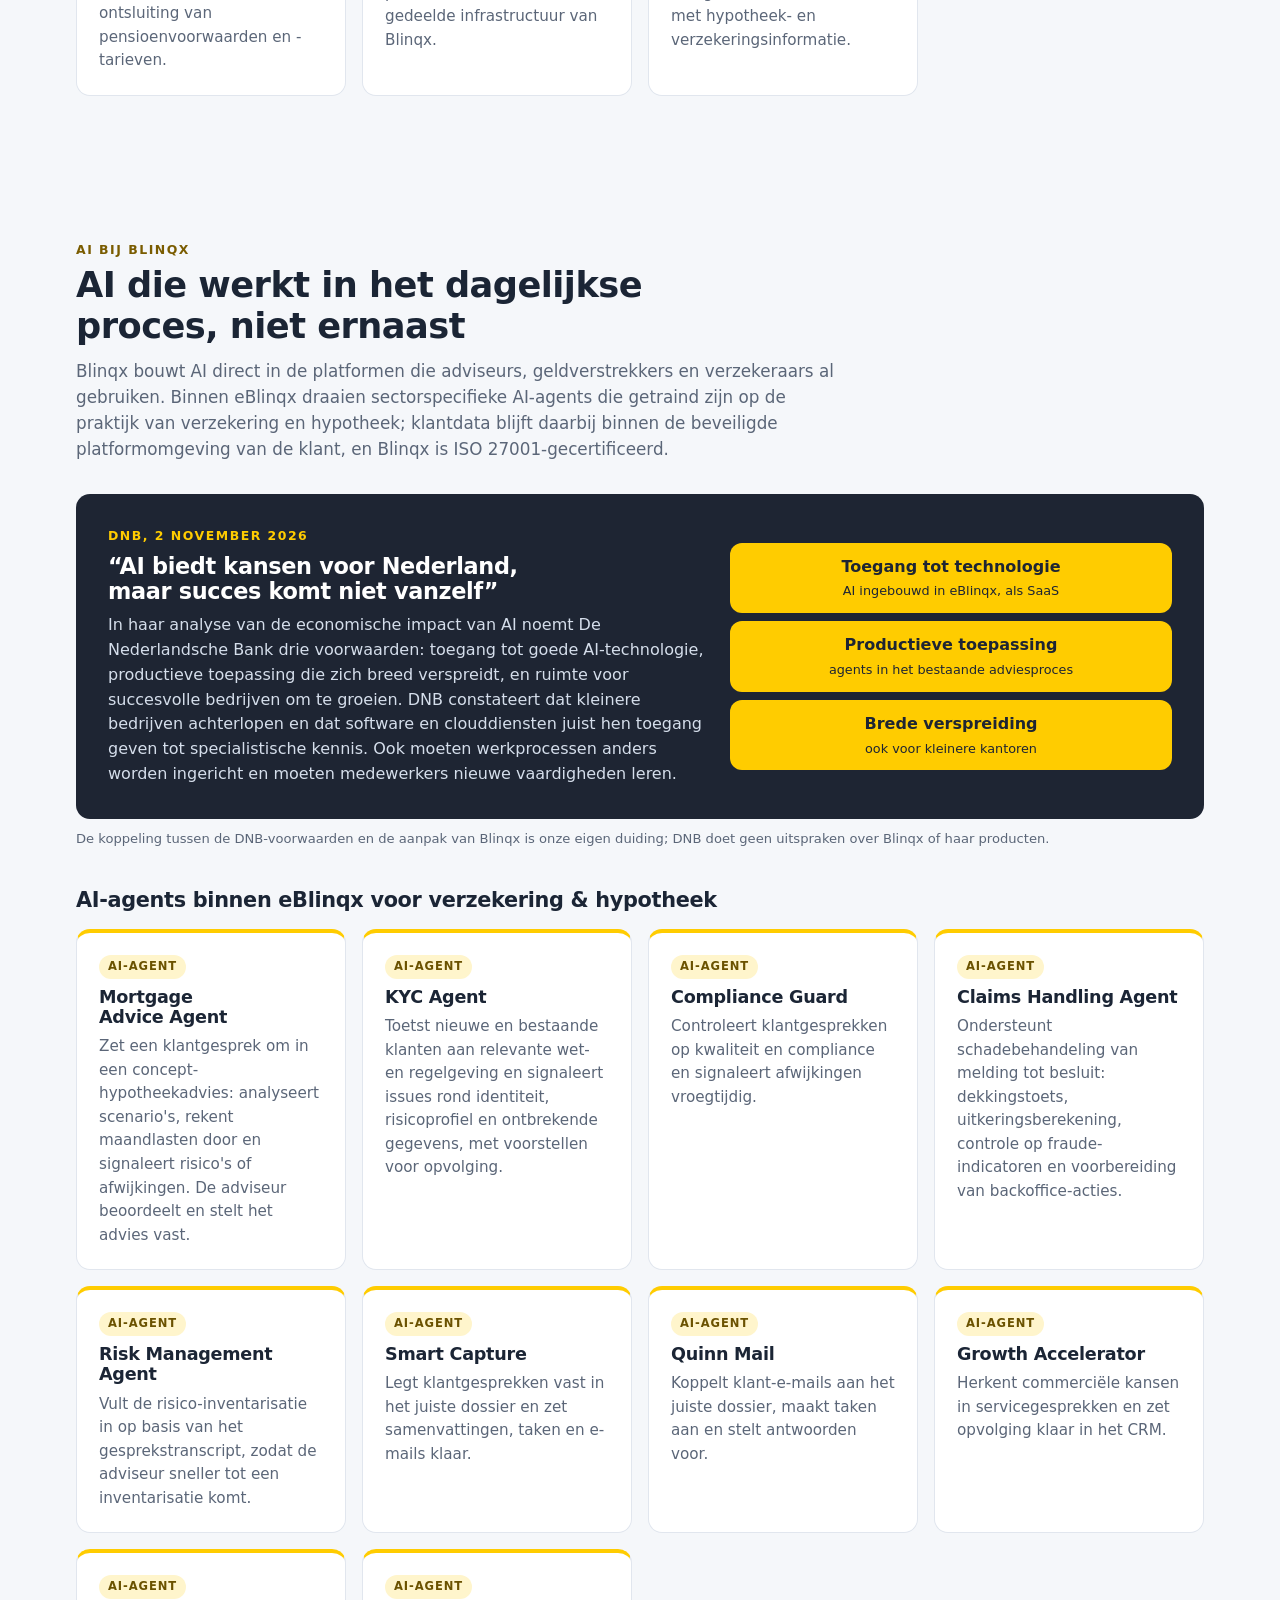
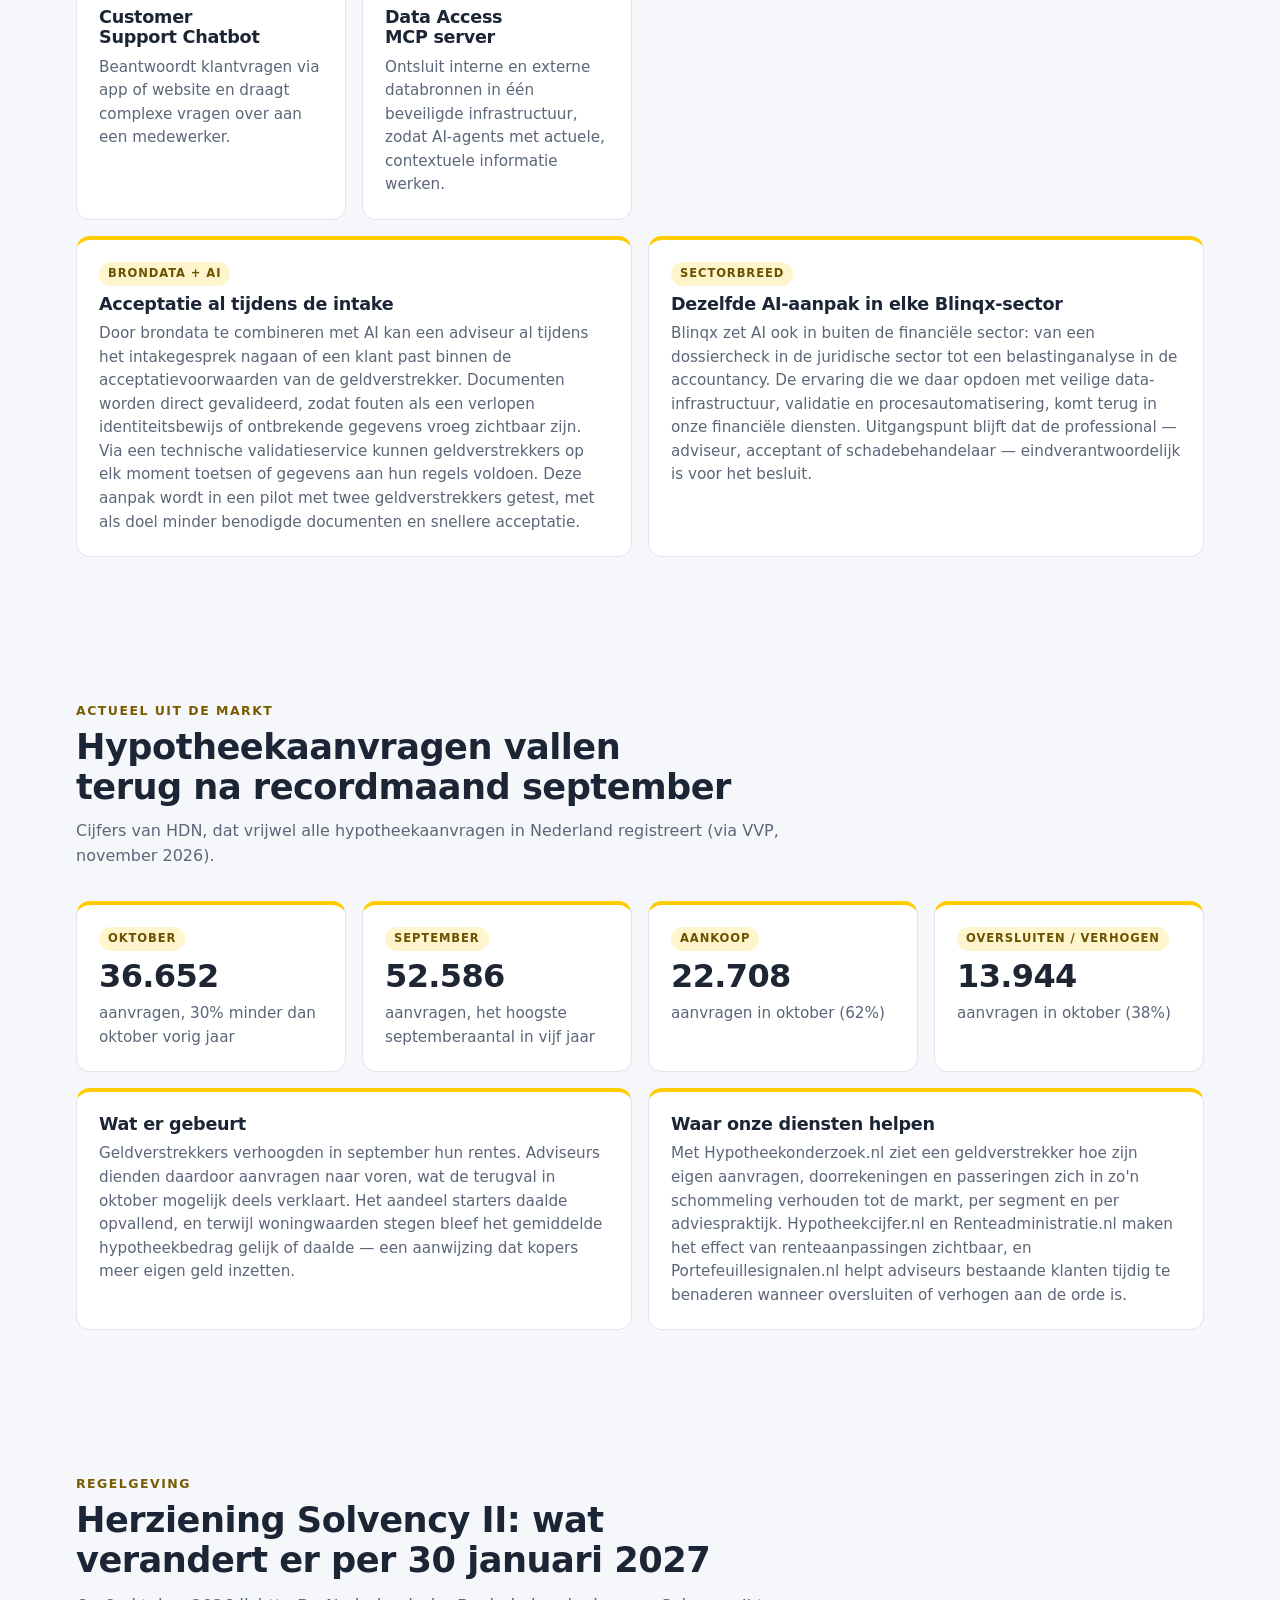
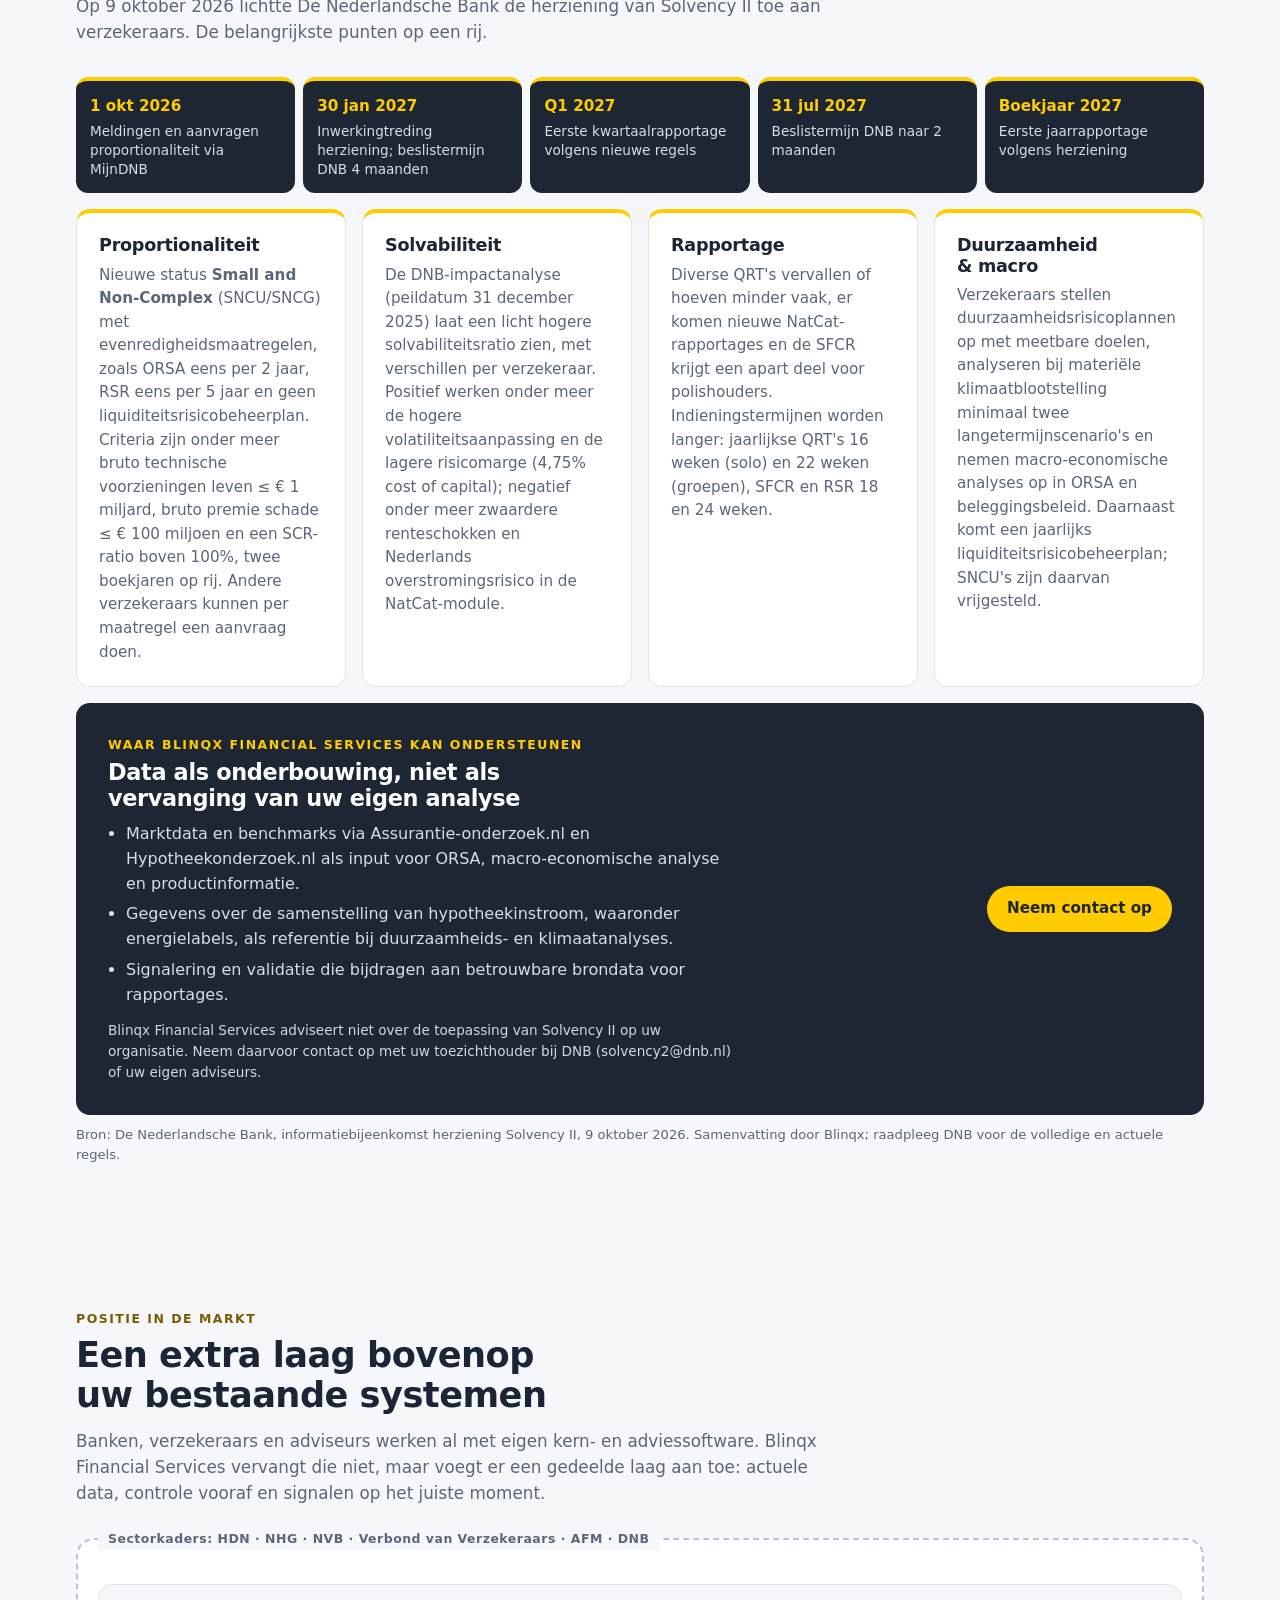
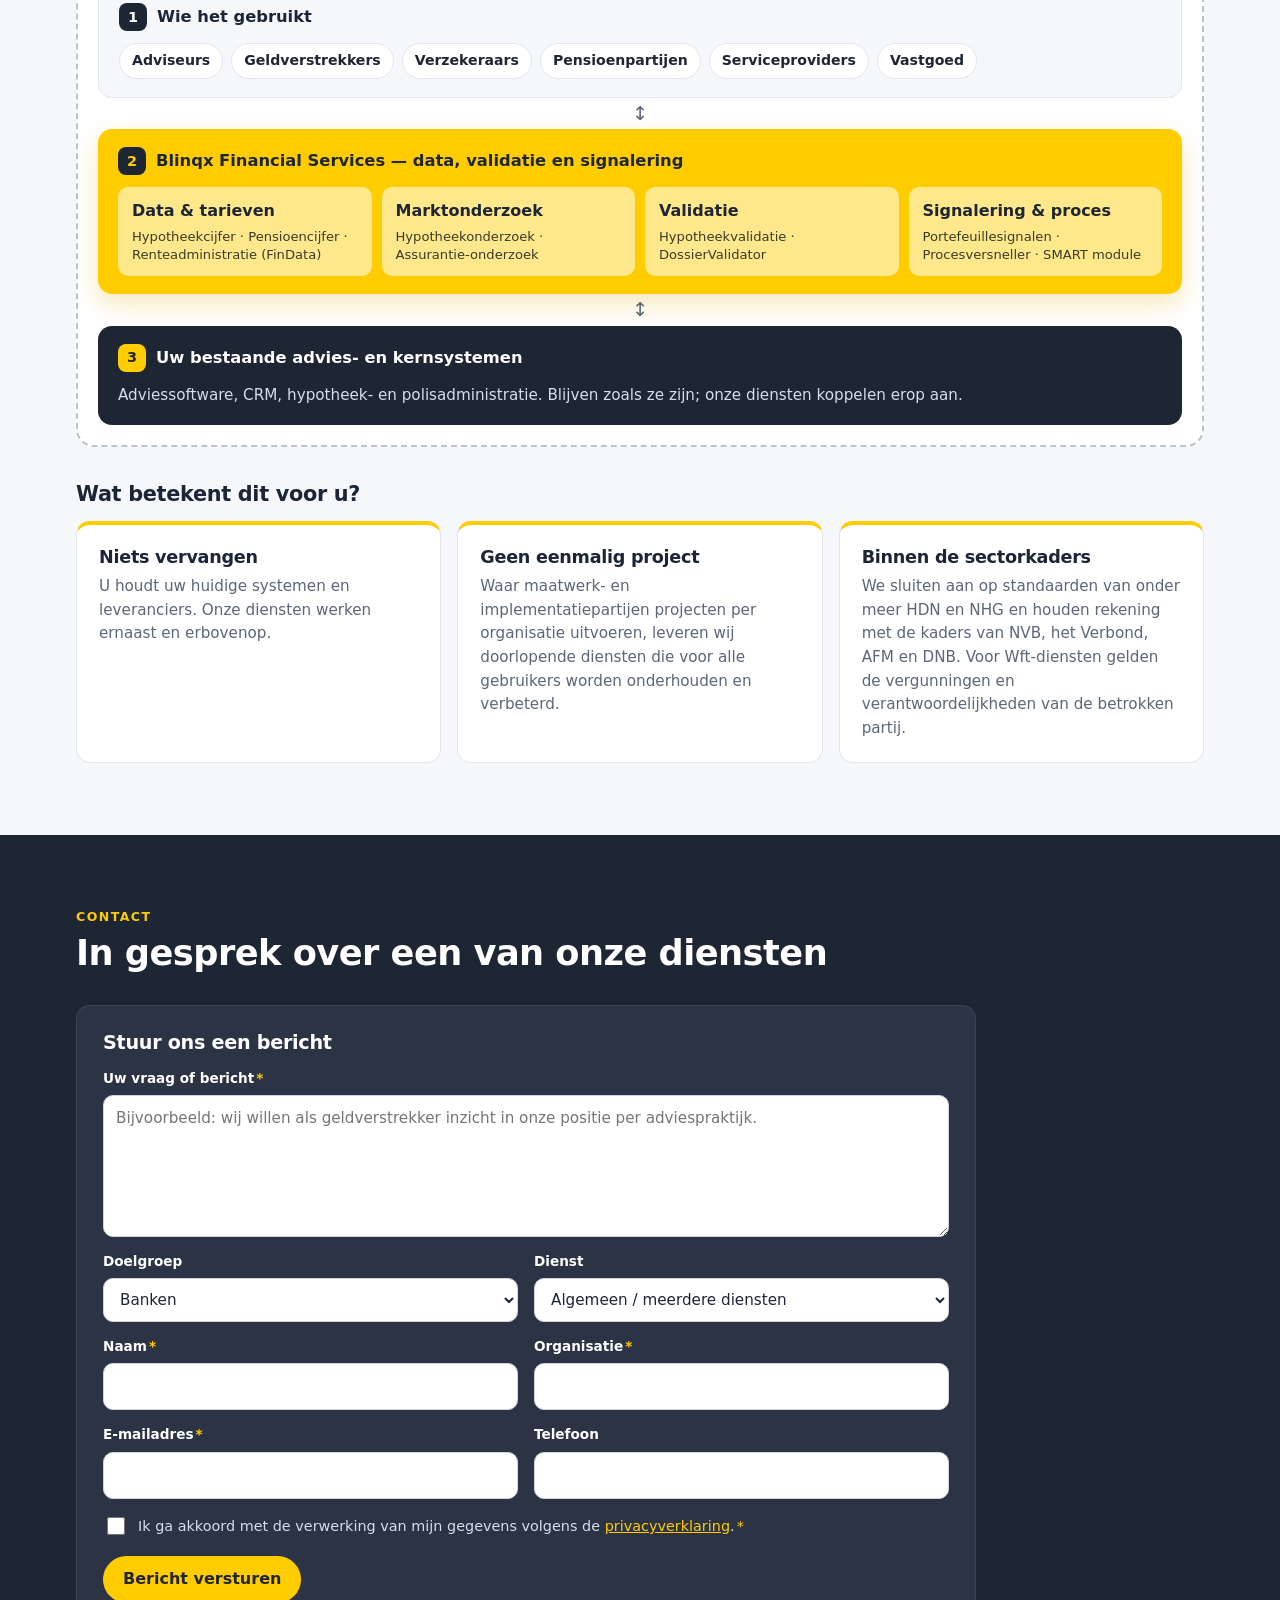
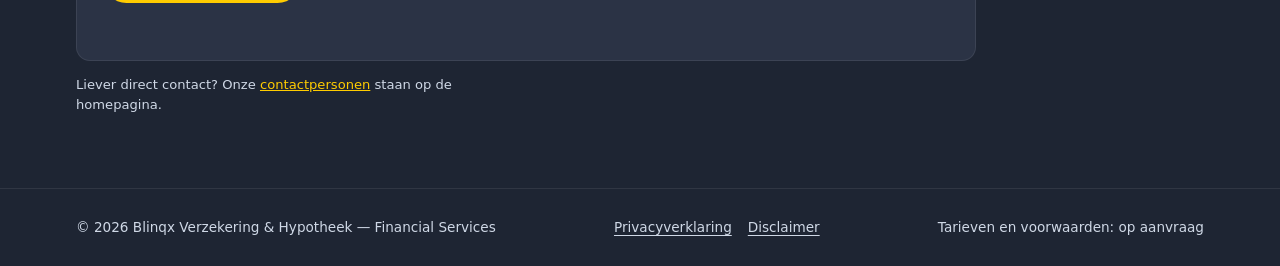
<file: diensten.html>
<!doctype html>
<html lang="nl" data-lang="nl">
<head>
<meta charset="utf-8">
<meta name="viewport" content="width=device-width,initial-scale=1,viewport-fit=cover">
<title>Diensten – Blinqx Financial Services</title>
<meta name="description" content="Alle 14 diensten van Blinqx Financial Services, te filteren per doelgroep: banken, verzekeraars, kredietbemiddelaars, serviceproviders, pensioenbedrijven, partners en vastgoed.">
<link rel="icon" href="data:image/svg+xml,%3Csvg xmlns=%22http://www.w3.org/2000/svg%22 viewBox=%220 0 26 28%22%3E%3Cpath d=%22M13 0l13 7v14l-13 7L0 21V7z%22 fill=%22%23ffcc00%22/%3E%3Cpath d=%22M11 12l6 9h-3.4l-6-9z%22 fill=%22%231e2533%22/%3E%3C/svg%3E">
<link rel="stylesheet" href="assets/site.css">
</head>
<body data-page="diensten">
<header>
  <div class="wrap header-inner">
    <a class="logo" data-nav href="index.html" aria-label="Blinqx Financial Services – home"><svg width="26" height="28" viewBox="0 0 26 28" aria-hidden="true"><path d="M13 0l13 7v14l-13 7L0 21V7z" fill="#ffcc00"/><path d="M11 12l6 9h-3.4l-6-9z" fill="#1e2533"/></svg><span>Blinqx <span class="sub">Financial Services</span></span></a>
    <nav class="topnav" aria-label="Hoofdmenu">
      <div class="hnav"><a data-nav data-key="home" href="index.html"><span data-lang-content="nl">Home</span><span data-lang-content="en">Home</span></a><a data-nav data-key="diensten" href="diensten.html"><span data-lang-content="nl">Diensten</span><span data-lang-content="en">Services</span></a><a data-nav data-key="doelgroepen" href="index.html#doelgroepen"><span data-lang-content="nl">Doelgroepen</span><span data-lang-content="en">Segments</span></a><a data-nav data-key="waarom" href="index.html#waarom"><span data-lang-content="nl">Waarom Blinqx</span><span data-lang-content="en">Why Blinqx</span></a><a data-nav data-key="ai" href="diensten.html#ai"><span data-lang-content="nl">AI</span><span data-lang-content="en">AI</span></a><a data-nav data-key="markt" href="diensten.html#markt"><span data-lang-content="nl">Markt</span><span data-lang-content="en">Market</span></a><a data-nav data-key="contact" href="index.html#contact"><span data-lang-content="nl">Contact</span><span data-lang-content="en">Contact</span></a></div>
      <a class="hbtn yellow" data-nav data-form href="index.html#contactform"><span data-lang-content="nl">Offerte<span class="long"> aanvragen</span></span><span data-lang-content="en"><span class="long">Request a quote</span><span class="short">Quote</span></span></a>
      <div class="langbtn" role="group" aria-label="Taal / Language">
        <button type="button" id="btn-nl" aria-pressed="true" onclick="setLang('nl')">NL</button>
        <button type="button" id="btn-en" aria-pressed="false" onclick="setLang('en')">EN</button>
      </div>
      <button type="button" class="hbtn ghost menu-btn" id="menuBtn" aria-expanded="false" aria-controls="siteMenu">☰<span class="mtxt"> Menu</span></button>
    </nav>
  </div>
  <div class="wrap menu-drop" id="siteMenu" hidden>
    <div class="mlinks"><a data-nav data-key="home" href="index.html"><span data-lang-content="nl">Home</span><span data-lang-content="en">Home</span></a><a data-nav data-key="diensten" href="diensten.html"><span data-lang-content="nl">Diensten</span><span data-lang-content="en">Services</span></a><a data-nav data-key="doelgroepen" href="index.html#doelgroepen"><span data-lang-content="nl">Doelgroepen</span><span data-lang-content="en">Segments</span></a><a data-nav data-key="uitgelicht" href="index.html#uitgelicht"><span data-lang-content="nl">Uitgelichte diensten</span><span data-lang-content="en">Featured services</span></a><a data-nav data-key="waarom" href="index.html#waarom"><span data-lang-content="nl">Waarom Blinqx</span><span data-lang-content="en">Why Blinqx</span></a><a data-nav data-key="ai" href="diensten.html#ai"><span data-lang-content="nl">AI bij Blinqx</span><span data-lang-content="en">AI at Blinqx</span></a><a data-nav data-key="markt" href="diensten.html#markt"><span data-lang-content="nl">Actueel uit de markt</span><span data-lang-content="en">Market update</span></a><a data-nav data-key="regelgeving" href="diensten.html#regelgeving"><span data-lang-content="nl">Regelgeving: Solvency II</span><span data-lang-content="en">Regulation: Solvency II</span></a><a data-nav data-key="keten" href="diensten.html#positioning"><span data-lang-content="nl">Positie in de markt</span><span data-lang-content="en">Market position</span></a><a data-nav data-key="contact" href="index.html#contact"><span data-lang-content="nl">Contact</span><span data-lang-content="en">Contact</span></a><a data-nav data-key="privacy" href="privacy.html"><span data-lang-content="nl">Privacyverklaring</span><span data-lang-content="en">Privacy statement</span></a><a data-nav data-key="disclaimer" href="disclaimer.html"><span data-lang-content="nl">Disclaimer</span><span data-lang-content="en">Disclaimer</span></a></div>
  </div>
</header>

<main>
  <div class="wrap">

    <section class="hero">
      <div data-lang-content="nl">
        <p class="eyebrow">Diensten</p>
        <h1>Alle diensten van Blinqx Financial Services</h1>
        <p class="lede">Veertien data-, validatie- en signaleringsdiensten voor banken, verzekeraars, kredietbemiddelaars, serviceproviders, pensioenbedrijven, partners en vastgoed. Filter hieronder op uw doelgroep.</p>
      </div>
      <div data-lang-content="en">
        <p class="eyebrow">Services</p>
        <h1>All Blinqx Financial Services offerings</h1>
        <p class="lede">Fourteen data, validation and signalling services for banks, insurers, credit intermediaries, service providers, pension providers, partners and real estate. Filter by your segment below.</p>
      </div>
      <div class="meta-row">
        <span class="meta-chip" data-lang-content="nl">14 diensten</span>
        <span class="meta-chip" data-lang-content="en">14 services</span>
        <span class="meta-chip" data-lang-content="nl">7 doelgroepen</span>
        <span class="meta-chip" data-lang-content="en">7 segments</span>
      </div>
    </section>

    <nav class="audience-nav" aria-label="Doelgroepfilter">
      <div class="pill-row" id="pillrow">
        <button class="pill" data-filter="all" aria-pressed="true" onclick="setFilter('all')">
          <span data-lang-content="nl">Alle diensten</span><span data-lang-content="en">All services</span>
        </button>
        <button class="pill" data-filter="banken" aria-pressed="false" onclick="setFilter('banken')">
          <span data-lang-content="nl">Banken</span><span data-lang-content="en">Banks</span>
        </button>
        <button class="pill" data-filter="verzekeraars" aria-pressed="false" onclick="setFilter('verzekeraars')">
          <span data-lang-content="nl">Verzekeraars</span><span data-lang-content="en">Insurers</span>
        </button>
        <button class="pill" data-filter="kredietbemiddelaars" aria-pressed="false" onclick="setFilter('kredietbemiddelaars')">
          <span data-lang-content="nl">Kredietbemiddelaars</span><span data-lang-content="en">Credit intermediaries</span>
        </button>
        <button class="pill" data-filter="serviceproviders" aria-pressed="false" onclick="setFilter('serviceproviders')">
          <span data-lang-content="nl">Serviceproviders</span><span data-lang-content="en">Service providers</span>
        </button>
        <button class="pill" data-filter="pensioen" aria-pressed="false" onclick="setFilter('pensioen')">
          <span data-lang-content="nl">Pensioenbedrijven &amp; fondsen</span><span data-lang-content="en">Pension providers &amp; funds</span>
        </button>
        <button class="pill" data-filter="partners" aria-pressed="false" onclick="setFilter('partners')">
          <span data-lang-content="nl">Partners</span><span data-lang-content="en">Partners</span>
        </button>
        <button class="pill" data-filter="vastgoed" aria-pressed="false" onclick="setFilter('vastgoed')">
          <span data-lang-content="nl">Vastgoed</span><span data-lang-content="en">Real estate</span>
        </button>
      </div>
    </nav>

    <!-- SERVICES -->
    <section id="services">
      <div class="section-head">
        <p class="eyebrow" data-lang-content="nl">Diensten</p>
        <p class="eyebrow" data-lang-content="en">Services</p>
        <h2 data-lang-content="nl">Alle diensten, uitgelicht</h2>
        <h2 data-lang-content="en">All services, in detail</h2>
      </div>
      <div class="services-grid" id="servicesGrid">

        <article class="service-card" data-tags="banken kredietbemiddelaars serviceproviders">
          <div class="svc-top"><h3>Hypotheekcijfer.nl</h3></div>
          <p class="url">hypotheekcijfer.nl</p>
          <p class="desc" data-lang-content="nl">Rentetarievenportaal dat actuele hypotheekrentes van banken, verzekeraars en geldverstrekkers verzamelt, controleert en ontsluit. Adviseurs, vergelijkingssites en consumenten raadplegen het platform voor een controleerbaar overzicht per NHG-grens, rentevastperiode en risicoklasse. Geldverstrekkers gebruiken Hypotheekcijfer.nl tevens als distributiekanaal richting de advieswereld.</p>
          <p class="desc" data-lang-content="en">A rate portal that collects, verifies and publishes current mortgage rates from banks, insurers and lenders. Advisers, comparison sites and consumers use it for a verifiable overview by NHG limit, fixed-rate period and risk class. Lenders also use Hypotheekcijfer.nl as a distribution channel toward the advice market.</p>
          <div class="tag-row">
            <span class="tag" data-lang-content="nl">Banken</span><span class="tag" data-lang-content="en">Banks</span>
            <span class="tag" data-lang-content="nl">Kredietbemiddelaars</span><span class="tag" data-lang-content="en">Credit intermediaries</span>
            <span class="tag" data-lang-content="nl">Serviceproviders</span><span class="tag" data-lang-content="en">Service providers</span>
          </div>
        </article>

        <article class="service-card" data-tags="pensioen verzekeraars">
          <div class="svc-top"><h3>Pensioencijfer.nl</h3></div>
          <p class="url">pensioencijfer.nl</p>
          <p class="desc" data-lang-content="nl">Zusterplatform van Hypotheekcijfer.nl, gericht op pensioenproducten en -tarieven. Pensioenuitvoerders en verzekeraars leveren actuele voorwaarden aan; adviseurs en vergelijkers werken daardoor met één centrale bron in plaats van losse tariefbladen.</p>
          <p class="desc" data-lang-content="en">A sister platform to Hypotheekcijfer.nl, focused on pension products and rates. Pension administrators and insurers supply current terms, giving advisers and comparison services one central source instead of separate rate sheets.</p>
          <div class="tag-row">
            <span class="tag" data-lang-content="nl">Pensioenbedrijven &amp; fondsen</span><span class="tag" data-lang-content="en">Pension providers &amp; funds</span>
            <span class="tag" data-lang-content="nl">Verzekeraars</span><span class="tag" data-lang-content="en">Insurers</span>
          </div>
        </article>

        <article class="service-card" data-tags="banken kredietbemiddelaars serviceproviders">
          <div class="svc-top"><h3>Hypotheekonderzoek.nl</h3></div>
          <p class="url">hypotheekonderzoek.nl</p>
          <p class="desc" data-lang-content="nl">Onderzoeksplatform naar de Nederlandse hypotheekmarkt, van rentebeleid tot consumentengedrag. Banken, geldverstrekkers en brancheorganisaties gebruiken de rapportages om beleid te onderbouwen en marktbewegingen vroegtijdig te signaleren, op basis van doorlopend bijgewerkte brondata.</p>
          <p class="desc" data-lang-content="en">A research platform on the Dutch mortgage market, from interest-rate policy to consumer behaviour. Banks, lenders and trade bodies use its reports to substantiate policy and spot market shifts early, based on continuously updated source data.</p>
          <div class="tag-row">
            <span class="tag" data-lang-content="nl">Banken</span><span class="tag" data-lang-content="en">Banks</span>
            <span class="tag" data-lang-content="nl">Kredietbemiddelaars</span><span class="tag" data-lang-content="en">Credit intermediaries</span>
            <span class="tag" data-lang-content="nl">Serviceproviders</span><span class="tag" data-lang-content="en">Service providers</span>
          </div>
        </article>

        <article class="service-card" data-tags="verzekeraars kredietbemiddelaars">
          <div class="svc-top"><h3>Assurantie-onderzoek.nl</h3></div>
          <p class="url">assurantie-onderzoek.nl</p>
          <p class="desc" data-lang-content="nl">Het verzekeringsmarktequivalent van Hypotheekonderzoek.nl: onderzoek naar polisvoorwaarden, premieontwikkeling en marktaandeel binnen schade- en levensverzekeringen. Verzekeraars en intermediairs gebruiken de inzichten voor productontwikkeling en concurrentieanalyse.</p>
          <p class="desc" data-lang-content="en">The insurance-market counterpart to Hypotheekonderzoek.nl: research into policy terms, premium development and market share in non-life and life insurance. Insurers and intermediaries use the findings for product development and competitive analysis.</p>
          <div class="tag-row">
            <span class="tag" data-lang-content="nl">Verzekeraars</span><span class="tag" data-lang-content="en">Insurers</span>
            <span class="tag" data-lang-content="nl">Kredietbemiddelaars</span><span class="tag" data-lang-content="en">Credit intermediaries</span>
          </div>
        </article>

        <article class="service-card" data-tags="banken kredietbemiddelaars">
          <div class="svc-top"><h3>Renteadministratie.nl <span class="alias">(FinData)</span></h3></div>
          <p class="url">renteadministratie.nl</p>
          <p class="desc" data-lang-content="nl">Technische infrastructuur voor het aanleveren, valideren en distribueren van rentetarieven tussen geldverstrekkers en de systemen die ze verwerken, van adviessoftware tot vergelijkingsplatforms. Eén aanlevering wordt verspreid naar alle aangesloten afnemers, met een vastgelegde audit trail per wijziging.</p>
          <p class="desc" data-lang-content="en">Technical infrastructure for submitting, validating and distributing interest rates between lenders and the systems that process them, from advice software to comparison platforms. A single submission is distributed to every connected recipient, with a logged audit trail per change.</p>
          <div class="tag-row">
            <span class="tag" data-lang-content="nl">Banken</span><span class="tag" data-lang-content="en">Banks</span>
            <span class="tag" data-lang-content="nl">Kredietbemiddelaars</span><span class="tag" data-lang-content="en">Credit intermediaries</span>
          </div>
        </article>

        <article class="service-card" data-tags="kredietbemiddelaars partners vastgoed">
          <div class="svc-top"><h3>HypotheekAdviseurZoeker.nl</h3></div>
          <p class="url">hypotheekadviseurzoeker.nl</p>
          <p class="desc" data-lang-content="nl">Consumentgerichte vindplaats van hypotheekadviseurs, doorzoekbaar op regio, specialisatie en klantprofiel. Kantoren vergroten hun zichtbaarheid richting woningzoekenden; vastgoedprofessionals en serviceproviders zetten de zoekfunctie in als doorverwijskanaal binnen hun eigen klantreis.</p>
          <p class="desc" data-lang-content="en">A consumer-facing directory of mortgage advisers, searchable by region, specialism and client profile. Offices increase their visibility to home buyers; real estate professionals and service providers use the finder as a referral channel within their own customer journey.</p>
          <div class="tag-row">
            <span class="tag" data-lang-content="nl">Kredietbemiddelaars</span><span class="tag" data-lang-content="en">Credit intermediaries</span>
            <span class="tag" data-lang-content="nl">Partners</span><span class="tag" data-lang-content="en">Partners</span>
            <span class="tag" data-lang-content="nl">Vastgoed</span><span class="tag" data-lang-content="en">Real estate</span>
          </div>
        </article>

        <article class="service-card" data-tags="kredietbemiddelaars verzekeraars serviceproviders">
          <div class="svc-top"><h3>Portefeuillesignalen.nl</h3></div>
          <p class="url">portefeuillesignalen.nl</p>
          <p class="desc" data-lang-content="nl">Signaleringsdienst die de bestaande klantportefeuille van een kantoor doorlopend toetst aan renteontwikkelingen, einddata rentevastperiodes en wijzigingen in regelgeving. Een signaal verschijnt alleen bij een concrete aanleiding voor contact, zodat adviseurs proactief en onderbouwd kunnen handelen in plaats van periodiek te bellen.</p>
          <p class="desc" data-lang-content="en">A signalling service that continuously checks an office's existing client portfolio against interest-rate movements, fixed-rate expiry dates and regulatory changes. A signal is raised only when there is a concrete reason for contact, so advisers can act proactively and with substantiation instead of calling on a fixed schedule.</p>
          <div class="tag-row">
            <span class="tag" data-lang-content="nl">Kredietbemiddelaars</span><span class="tag" data-lang-content="en">Credit intermediaries</span>
            <span class="tag" data-lang-content="nl">Verzekeraars</span><span class="tag" data-lang-content="en">Insurers</span>
            <span class="tag" data-lang-content="nl">Serviceproviders</span><span class="tag" data-lang-content="en">Service providers</span>
          </div>
        </article>

        <article class="service-card" data-tags="banken vastgoed">
          <div class="svc-top"><h3>RWWR.nl</h3></div>
          <p class="url">rwwr.nl</p>
          <p class="desc" data-lang-content="nl">Rapportagetool die de actuele waarde- en risicopositie van een woning inzichtelijk maakt bij herfinancierings-, hertaxatie- en portefeuillevraagstukken. Geldverstrekkers en vastgoedprofessionals volgen zo woningwaardeontwikkeling zonder voor iedere mutatie een volledige taxatie aan te hoeven vragen. Neem contact op voor de precieze reikwijdte van de rapportage binnen uw proces.</p>
          <p class="desc" data-lang-content="en">A reporting tool that clarifies a property's current value and risk position for refinancing, revaluation and portfolio purposes. Lenders and real estate professionals can track value developments without requesting a full appraisal for every change. Get in touch for the exact scope of the report within your process.</p>
          <div class="tag-row">
            <span class="tag" data-lang-content="nl">Banken</span><span class="tag" data-lang-content="en">Banks</span>
            <span class="tag" data-lang-content="nl">Vastgoed</span><span class="tag" data-lang-content="en">Real estate</span>
          </div>
        </article>

        <article class="service-card" data-tags="kredietbemiddelaars serviceproviders">
          <div class="svc-top"><h3>SMART module — eBlinqx Connect</h3></div>
          <p class="url" data-lang-content="nl">onderdeel van eBlinqx Connect</p>
          <p class="url" data-lang-content="en">part of eBlinqx Connect</p>
          <p class="desc" data-lang-content="nl">AI-module binnen eBlinqx Connect die veelvoorkomende processtappen automatiseert, van dossieropbouw tot signalering van ontbrekende stukken. De module leert van historische dossiers binnen een kantoor en doet gerichte suggesties — de adviseur blijft eindverantwoordelijk voor het advies.</p>
          <p class="desc" data-lang-content="en">An AI module within eBlinqx Connect that automates common process steps, from file assembly to flagging missing documents. The module learns from an office's historical files and makes targeted suggestions — the adviser remains responsible for the advice given.</p>
          <div class="tag-row">
            <span class="tag" data-lang-content="nl">Kredietbemiddelaars</span><span class="tag" data-lang-content="en">Credit intermediaries</span>
            <span class="tag" data-lang-content="nl">Serviceproviders</span><span class="tag" data-lang-content="en">Service providers</span>
          </div>
        </article>

        <article class="service-card" data-tags="banken kredietbemiddelaars">
          <div class="svc-top"><h3>Hypotheekvalidatie</h3></div>
          <p class="url" data-lang-content="nl">onderdeel van het eBlinqx-platform</p>
          <p class="url" data-lang-content="en">part of the eBlinqx platform</p>
          <p class="desc" data-lang-content="nl">Geautomatiseerde controle van hypotheekdossiers vóór indiening bij de geldverstrekker: volledigheid, consistentie tussen brondocumenten en naleving van acceptatiecriteria. Doel is minder hersteldossiers en kortere doorlooptijden, door fouten op te sporen vóórdat een dossier de beoordelingsketen ingaat.</p>
          <p class="desc" data-lang-content="en">Automated review of mortgage files before submission to the lender: completeness, consistency between source documents and compliance with acceptance criteria. The aim is fewer returned files and shorter turnaround times, by catching errors before a file enters the assessment chain.</p>
          <div class="tag-row">
            <span class="tag" data-lang-content="nl">Banken</span><span class="tag" data-lang-content="en">Banks</span>
            <span class="tag" data-lang-content="nl">Kredietbemiddelaars</span><span class="tag" data-lang-content="en">Credit intermediaries</span>
          </div>
        </article>

        <article class="service-card" data-tags="banken kredietbemiddelaars">
          <div class="svc-top"><h3>DossierValidator.nl</h3></div>
          <p class="url">dossiervalidator.nl</p>
          <p class="desc" data-lang-content="nl">Validatiedienst die hypotheek- en verzekeringsdossiers toetst op volledigheid en consistentie vóór verzending naar de geldverstrekker of verzekeraar, los inzetbaar naast of in combinatie met de Hypotheekvalidatie binnen eBlinqx. Doel is minder hersteldossiers en kortere doorlooptijden, door fouten te signaleren vóórdat een dossier de beoordelingsketen ingaat. Neem contact op voor de precieze koppelmogelijkheden met uw adviessoftware.</p>
          <p class="desc" data-lang-content="en">A validation service that checks mortgage and insurance files for completeness and consistency before submission to the lender or insurer, usable standalone alongside or in combination with the Hypotheekvalidatie within eBlinqx. The aim is fewer returned files and shorter turnaround times, by flagging errors before a file enters the assessment chain. Get in touch for the exact integration options with your advice software.</p>
          <div class="tag-row">
            <span class="tag" data-lang-content="nl">Banken</span><span class="tag" data-lang-content="en">Banks</span>
            <span class="tag" data-lang-content="nl">Kredietbemiddelaars</span><span class="tag" data-lang-content="en">Credit intermediaries</span>
          </div>
        </article>

        <article class="service-card" data-tags="kredietbemiddelaars serviceproviders">
          <div class="svc-top"><h3>Procesversneller</h3></div>
          <p class="url" data-lang-content="nl">onderdeel van het eBlinqx-platform</p>
          <p class="url" data-lang-content="en">part of the eBlinqx platform</p>
          <p class="desc" data-lang-content="nl">Workflow-automatisering die herhalende stappen in het hypotheek- en verzekeringsadviesproces versnelt: van aanvraag tot aanlevering van stukken en terugkoppeling aan de klant. Koppelt met bestaande adviessoftware, zodat kantoren worden ontzorgd zonder het onderliggende systeem te vervangen.</p>
          <p class="desc" data-lang-content="en">Workflow automation that speeds up repetitive steps in the mortgage and insurance advice process: from application to document submission and client feedback. Connects to existing advice software, relieving offices without replacing the underlying system.</p>
          <div class="tag-row">
            <span class="tag" data-lang-content="nl">Kredietbemiddelaars</span><span class="tag" data-lang-content="en">Credit intermediaries</span>
            <span class="tag" data-lang-content="nl">Serviceproviders</span><span class="tag" data-lang-content="en">Service providers</span>
          </div>
        </article>

        <article class="service-card" data-tags="partners">
          <div class="svc-top"><h3>Blinqx Partners</h3></div>
          <p class="url">financial-services.blinqx.tech/partners</p>
          <p class="desc" data-lang-content="nl">Het partnernetwerk van Blinqx Verzekering &amp; Hypotheek: franchisenemers, serviceproviders en samenwerkingspartners die gebruikmaken van het eBlinqx-platform, de merken binnen het Blinqx-portfolio en de gezamenlijke infrastructuur voor data, compliance en techniek. Partners delen in schaalvoordelen op inkoop, techniek en kennis, met behoud van hun eigen klantrelatie en verdienmodel.</p>
          <p class="desc" data-lang-content="en">The partner network of Blinqx Verzekering &amp; Hypotheek: franchisees, service providers and collaboration partners using the eBlinqx platform, the brands within the Blinqx portfolio and the shared infrastructure for data, compliance and technology. Partners share in scale advantages on purchasing, technology and knowledge, while keeping their own client relationships and revenue model.</p>
          <div class="tag-row">
            <span class="tag" data-lang-content="nl">Partners</span><span class="tag" data-lang-content="en">Partners</span>
          </div>
        </article>

        <article class="service-card" data-tags="vastgoed partners">
          <div class="svc-top"><h3>ToolsVoorVastgoed.nl</h3></div>
          <p class="url">toolsvoorvastgoed.nl</p>
          <p class="desc" data-lang-content="nl">Verzameling praktijktools voor makelaars, taxateurs en andere vastgoedprofessionals: van rekenhulpen tot koppelingen met hypotheek- en verzekeringsdata die relevant zijn bij een transactie. Verbindt de vastgoedketen met de financiële kant van een aankoop, zodat partijen met dezelfde actuele cijfers werken.</p>
          <p class="desc" data-lang-content="en">A collection of practical tools for estate agents, valuers and other real estate professionals: from calculators to links with mortgage and insurance data relevant to a transaction. Connects the real estate chain with the financial side of a purchase, so parties work from the same current figures.</p>
          <div class="tag-row">
            <span class="tag" data-lang-content="nl">Vastgoed</span><span class="tag" data-lang-content="en">Real estate</span>
            <span class="tag" data-lang-content="nl">Partners</span><span class="tag" data-lang-content="en">Partners</span>
          </div>
        </article>

      </div>
      <p id="emptyState" class="desc" style="display:none;color:var(--muted);margin-top:16px;">
        <span data-lang-content="nl">Geen diensten gevonden voor deze doelgroep.</span>
        <span data-lang-content="en">No services found for this segment.</span>
      </p>
    </section>

    <!-- ONDERDEEL VAN BLINQX -->
    <section id="blinqx">
      <div class="navy-block">
        <div>
          <p class="eyebrow" data-lang-content="nl">Onderdeel van Blinqx</p>
          <p class="eyebrow" data-lang-content="en">Part of Blinqx</p>
          <h2 data-lang-content="nl">De schaal van Blinqx, toegepast op de financiële keten</h2>
          <h2 data-lang-content="en">The scale of Blinqx, applied to the financial chain</h2>
          <p data-lang-content="nl">Blinqx Financial Services is geen losstaand initiatief, maar de financiële tak van Blinqx: een organisatie van ruim 700 collega's die SaaS-platformen bouwt en beheert voor professionele dienstverlening. Diezelfde kennis van workflow-automatisering, data-infrastructuur en compliance zet Blinqx ook in buiten de financiële sector — onder meer in de accountancy en de juridische sector. Dat schaalvoordeel komt terug in onze diensten: wat elders binnen Blinqx is ontwikkeld aan beveiliging, datavalidatie en procesautomatisering, wordt hier toegepast op hypotheken, verzekeringen en pensioenen.</p>
          <p data-lang-content="nl">Die bundeling krijgt concreet vorm in eBlinqx: het platform waarin de kennis en techniek van bekende merken samenkomt — Adviesbox, Fastlane, FasterForward, MyTP (Premievergelijk), Nationale Hypotheekbond, Finly, FinConnect, Dias, Finrust, Yesco, MijnHuisZaken en APLAZA. In plaats van los van elkaar werkende systemen per merk, bouwt Blinqx één doorlopende platforminfrastructuur waarop deze merken en de diensten op deze pagina voortbouwen.</p>
          <p data-lang-content="en">Blinqx Financial Services is not a standalone initiative but the financial arm of Blinqx: an organisation of more than 700 colleagues that builds and runs SaaS platforms for professional services. Blinqx applies that same expertise in workflow automation, data infrastructure and compliance outside the financial sector too — including in accountancy and the legal sector. That scale advantage carries through into our services: security, data validation and process automation built elsewhere within Blinqx is applied here to mortgages, insurance and pensions.</p>
          <p data-lang-content="en">That bundling takes concrete shape in eBlinqx: the platform in which the knowledge and technology of well-known brands come together — Adviesbox, Fastlane, FasterForward, MyTP (Premievergelijk), Nationale Hypotheekbond, Finly, FinConnect, Dias, Finrust, Yesco, MijnHuisZaken and APLAZA. Rather than systems that operate separately per brand, Blinqx builds one continuous platform infrastructure that these brands, and the services on this page, build on.</p>
          <div class="chip-list brands" aria-label="Merken / Brands"><span>Adviesbox</span><span>Fastlane</span><span>FasterForward</span><span>MyTP (Premievergelijk)</span><span>Nationale Hypotheekbond</span><span>Finly</span><span>FinConnect</span><span>Dias</span><span>Finrust</span><span>Yesco</span><span>MijnHuisZaken</span><span>APLAZA</span></div>
        </div>
        <div class="kpi-row">
          <div class="segment-card"><span class="num">700+</span><p class="big" data-lang-content="nl">collega's</p><p class="big" data-lang-content="en">colleagues</p></div>
          <div class="segment-card"><span class="num" data-lang-content="nl">Sectoren</span><span class="num" data-lang-content="en">Sectors</span><p data-lang-content="nl"><strong>Financiële sector, accountancy, juridische sector e.a.</strong></p><p data-lang-content="en"><strong>Financial services, accountancy, legal sector &amp; more</strong></p></div>
          <div class="segment-card"><span class="num">eBlinqx</span><p class="big">12</p><p data-lang-content="nl">merken in één platform</p><p data-lang-content="en">brands in one platform</p></div>
        </div>
      </div>
    </section>

    <!-- PARTNERS STRIP -->
    <section id="partners-cta">
      <div class="partners-strip">
        <div class="ptxt">
          <p class="eyebrow" data-lang-content="nl">Partnerschap</p>
          <p class="eyebrow" data-lang-content="en">Partnership</p>
          <h3 style="margin-top:6px;" data-lang-content="nl">Aansluiten als partner van Blinqx?</h3>
          <h3 style="margin-top:6px;" data-lang-content="en">Join Blinqx as a partner?</h3>
          <p style="margin-top:8px;color:var(--muted);" data-lang-content="nl">Franchisenemers, serviceproviders en samenwerkingspartners delen in het eBlinqx-platform, de merken binnen het Blinqx-portfolio en de gezamenlijke infrastructuur voor data, compliance en techniek — met behoud van hun eigen klantrelatie en verdienmodel.</p>
          <p style="margin-top:8px;color:var(--muted);" data-lang-content="en">Franchisees, service providers and collaboration partners share in the eBlinqx platform, the brands within the Blinqx portfolio and the joint infrastructure for data, compliance and technology — while keeping their own client relationship and revenue model.</p>
        </div>
        <a class="btn" data-nav href="index.html#contact">
          <span data-lang-content="nl">Neem contact op</span>
          <span data-lang-content="en">Get in touch</span>
        </a>
      </div>
    </section>

    <!-- SEGMENTS -->
    <section id="segments">
      <div class="section-head">
        <p class="eyebrow" data-lang-content="nl">Doelgroepen</p>
        <p class="eyebrow" data-lang-content="en">Segments</p>
        <h2 data-lang-content="nl">Voor wie we werken</h2>
        <h2 data-lang-content="en">Who we serve</h2>
      </div>
      <div class="segment-grid">
        <div class="segment-card">
          <span class="num">01</span>
          <h3 data-lang-content="nl">Banken</h3><h3 data-lang-content="en">Banks</h3>
          <p data-lang-content="nl">Brondata, validatie en distributie-infrastructuur voor rentetarieven en hypotheekprocessen.</p>
          <p data-lang-content="en">Source data, validation and distribution infrastructure for interest rates and mortgage processes.</p>
        </div>
        <div class="segment-card">
          <span class="num">02</span>
          <h3 data-lang-content="nl">Verzekeraars</h3><h3 data-lang-content="en">Insurers</h3>
          <p data-lang-content="nl">Marktdata, premie-onderzoek en signalering voor schade-, leven- en pensioenproducten.</p>
          <p data-lang-content="en">Market data, premium research and signalling for non-life, life and pension products.</p>
        </div>
        <div class="segment-card">
          <span class="num">03</span>
          <h3 data-lang-content="nl">Kredietbemiddelaars</h3><h3 data-lang-content="en">Credit intermediaries</h3>
          <p data-lang-content="nl">Tools die het volledige adviesproces versnellen, van portefeuillebeheer tot dossiervalidatie.</p>
          <p data-lang-content="en">Tools that speed up the entire advice process, from portfolio management to file validation.</p>
        </div>
        <div class="segment-card">
          <span class="num">04</span>
          <h3 data-lang-content="nl">Serviceproviders</h3><h3 data-lang-content="en">Service providers</h3>
          <p data-lang-content="nl">Infrastructuur en datafeeds om als provider waarde toe te voegen richting aangesloten kantoren.</p>
          <p data-lang-content="en">Infrastructure and data feeds to add value as a provider to affiliated offices.</p>
        </div>
        <div class="segment-card">
          <span class="num">05</span>
          <h3 data-lang-content="nl">Pensioenbedrijven &amp; fondsen</h3><h3 data-lang-content="en">Pension providers &amp; funds</h3>
          <p data-lang-content="nl">Benchmarkdata en ontsluiting van pensioenvoorwaarden en -tarieven.</p>
          <p data-lang-content="en">Benchmark data and disclosure of pension terms and rates.</p>
        </div>
        <div class="segment-card">
          <span class="num">06</span>
          <h3 data-lang-content="nl">Partners</h3><h3 data-lang-content="en">Partners</h3>
          <p data-lang-content="nl">Toegang tot het eBlinqx-platform, merken en gedeelde infrastructuur van Blinqx.</p>
          <p data-lang-content="en">Access to the eBlinqx platform, brands and shared Blinqx infrastructure.</p>
        </div>
        <div class="segment-card">
          <span class="num">07</span>
          <h3 data-lang-content="nl">Vastgoed</h3><h3 data-lang-content="en">Real estate</h3>
          <p data-lang-content="nl">Tools en data die de vastgoedketen verbinden met hypotheek- en verzekeringsinformatie.</p>
          <p data-lang-content="en">Tools and data connecting the real estate chain with mortgage and insurance information.</p>
        </div>
      </div>
    </section>

    <!-- AI -->
    <section id="ai">
      <div class="section-head">
        <p class="eyebrow" data-lang-content="nl">AI bij Blinqx</p>
        <p class="eyebrow" data-lang-content="en">AI at Blinqx</p>
        <h2 data-lang-content="nl">AI die werkt in het dagelijkse proces, niet ernaast</h2>
        <h2 data-lang-content="en">AI that works inside the daily process, not next to it</h2>
        <p class="lede-sm" data-lang-content="nl">Blinqx bouwt AI direct in de platformen die adviseurs, geldverstrekkers en verzekeraars al gebruiken. Binnen eBlinqx draaien sectorspecifieke AI-agents die getraind zijn op de praktijk van verzekering en hypotheek; klantdata blijft daarbij binnen de beveiligde platformomgeving van de klant, en Blinqx is ISO 27001-gecertificeerd.</p>
        <p class="lede-sm" data-lang-content="en">Blinqx builds AI directly into the platforms that advisers, lenders and insurers already use. Within eBlinqx, sector-specific AI agents trained on insurance and mortgage practice are at work; client data stays within the client's secure platform environment, and Blinqx is ISO 27001 certified.</p>
      </div>

      <div class="partners-strip dnb">
        <div class="ptxt">
          <p class="eyebrow" data-lang-content="nl">DNB, 2 november 2026</p>
          <p class="eyebrow" data-lang-content="en">DNB, 2 November 2026</p>
          <h3 data-lang-content="nl">“AI biedt kansen voor Nederland, maar succes komt niet vanzelf”</h3>
          <h3 data-lang-content="en">“AI offers opportunities for the Netherlands, but success does not come automatically”</h3>
          <p data-lang-content="nl">In haar analyse van de economische impact van AI noemt De Nederlandsche Bank drie voorwaarden: toegang tot goede AI-technologie, productieve toepassing die zich breed verspreidt, en ruimte voor succesvolle bedrijven om te groeien. DNB constateert dat kleinere bedrijven achterlopen en dat software en clouddiensten juist hen toegang geven tot specialistische kennis. Ook moeten werkprocessen anders worden ingericht en moeten medewerkers nieuwe vaardigheden leren.</p>
          <p data-lang-content="en">In its analysis of the economic impact of AI, De Nederlandsche Bank names three conditions: access to good AI technology, productive application that spreads widely, and room for successful companies to grow. DNB observes that smaller firms are lagging behind, and that software and cloud services are precisely what gives them access to specialist knowledge. Work processes also need to be redesigned and employees need to learn new skills.</p>
        </div>
        <div class="flow">
          <div class="step"><span data-lang-content="nl">Toegang tot technologie</span><span data-lang-content="en">Access to technology</span><small data-lang-content="nl">AI ingebouwd in eBlinqx, als SaaS</small><small data-lang-content="en">AI built into eBlinqx, as SaaS</small></div>
          <div class="step"><span data-lang-content="nl">Productieve toepassing</span><span data-lang-content="en">Productive application</span><small data-lang-content="nl">agents in het bestaande adviesproces</small><small data-lang-content="en">agents inside the existing advice process</small></div>
          <div class="step"><span data-lang-content="nl">Brede verspreiding</span><span data-lang-content="en">Broad diffusion</span><small data-lang-content="nl">ook voor kleinere kantoren</small><small data-lang-content="en">also for smaller offices</small></div>
        </div>
      </div>
      <p class="note" data-lang-content="nl">De koppeling tussen de DNB-voorwaarden en de aanpak van Blinqx is onze eigen duiding; DNB doet geen uitspraken over Blinqx of haar producten.</p>
      <p class="note" data-lang-content="en">The link between DNB's conditions and Blinqx's approach is our own interpretation; DNB makes no statements about Blinqx or its products.</p>

      <h3 class="subhead" data-lang-content="nl">AI-agents binnen eBlinqx voor verzekering &amp; hypotheek</h3>
      <h3 class="subhead" data-lang-content="en">AI agents within eBlinqx for insurance &amp; mortgage</h3>
      <div class="segment-grid">
          <div class="segment-card">
            <span class="num">AI-agent</span>
            <h3>Mortgage Advice Agent</h3>
            <p data-lang-content="nl">Zet een klantgesprek om in een concept-hypotheekadvies: analyseert scenario's, rekent maandlasten door en signaleert risico's of afwijkingen. De adviseur beoordeelt en stelt het advies vast.</p>
            <p data-lang-content="en">Turns a client conversation into a draft mortgage advice: analyses scenarios, calculates monthly costs and flags risks or deviations. The adviser reviews and finalises the advice.</p>
          </div>
          <div class="segment-card">
            <span class="num">AI-agent</span>
            <h3>KYC Agent</h3>
            <p data-lang-content="nl">Toetst nieuwe en bestaande klanten aan relevante wet- en regelgeving en signaleert issues rond identiteit, risicoprofiel en ontbrekende gegevens, met voorstellen voor opvolging.</p>
            <p data-lang-content="en">Checks new and existing clients against relevant laws and regulations, flagging identity, risk-profile and missing-data issues with suggested follow-ups.</p>
          </div>
          <div class="segment-card">
            <span class="num">AI-agent</span>
            <h3>Compliance Guard</h3>
            <p data-lang-content="nl">Controleert klantgesprekken op kwaliteit en compliance en signaleert afwijkingen vroegtijdig.</p>
            <p data-lang-content="en">Checks client conversations for quality and compliance and flags discrepancies early.</p>
          </div>
          <div class="segment-card">
            <span class="num">AI-agent</span>
            <h3>Claims Handling Agent</h3>
            <p data-lang-content="nl">Ondersteunt schadebehandeling van melding tot besluit: dekkingstoets, uitkeringsberekening, controle op fraude-indicatoren en voorbereiding van backoffice-acties.</p>
            <p data-lang-content="en">Supports claims handling from intake to decision: coverage check, benefit calculation, fraud-indicator checks and preparation of back-office actions.</p>
          </div>
          <div class="segment-card">
            <span class="num">AI-agent</span>
            <h3>Risk Management Agent</h3>
            <p data-lang-content="nl">Vult de risico-inventarisatie in op basis van het gesprekstranscript, zodat de adviseur sneller tot een inventarisatie komt.</p>
            <p data-lang-content="en">Completes the risk inventory from the conversation transcript, so the adviser gets to an inventory faster.</p>
          </div>
          <div class="segment-card">
            <span class="num">AI-agent</span>
            <h3>Smart Capture</h3>
            <p data-lang-content="nl">Legt klantgesprekken vast in het juiste dossier en zet samenvattingen, taken en e-mails klaar.</p>
            <p data-lang-content="en">Files client conversations in the right record and prepares summaries, tasks and e-mails.</p>
          </div>
          <div class="segment-card">
            <span class="num">AI-agent</span>
            <h3>Quinn Mail</h3>
            <p data-lang-content="nl">Koppelt klant-e-mails aan het juiste dossier, maakt taken aan en stelt antwoorden voor.</p>
            <p data-lang-content="en">Links client e-mails to the right file, creates tasks and suggests replies.</p>
          </div>
          <div class="segment-card">
            <span class="num">AI-agent</span>
            <h3>Growth Accelerator</h3>
            <p data-lang-content="nl">Herkent commerciële kansen in servicegesprekken en zet opvolging klaar in het CRM.</p>
            <p data-lang-content="en">Identifies sales opportunities in service conversations and sets up CRM follow-up.</p>
          </div>
          <div class="segment-card">
            <span class="num">AI-agent</span>
            <h3>Customer Support Chatbot</h3>
            <p data-lang-content="nl">Beantwoordt klantvragen via app of website en draagt complexe vragen over aan een medewerker.</p>
            <p data-lang-content="en">Answers client questions via app or website and hands complex questions over to a staff member.</p>
          </div>
          <div class="segment-card">
            <span class="num">AI-agent</span>
            <h3>Data Access MCP server</h3>
            <p data-lang-content="nl">Ontsluit interne en externe databronnen in één beveiligde infrastructuur, zodat AI-agents met actuele, contextuele informatie werken.</p>
            <p data-lang-content="en">Connects internal and external data sources in one secure infrastructure, so AI agents work with current, contextual information.</p>
          </div>
      </div>

      <div class="segment-grid two">
        <div class="segment-card">
          <span class="num" data-lang-content="nl">Brondata + AI</span><span class="num" data-lang-content="en">Source data + AI</span>
          <h3 data-lang-content="nl">Acceptatie al tijdens de intake</h3>
          <h3 data-lang-content="en">Acceptance during the intake</h3>
          <p data-lang-content="nl">Door brondata te combineren met AI kan een adviseur al tijdens het intakegesprek nagaan of een klant past binnen de acceptatievoorwaarden van de geldverstrekker. Documenten worden direct gevalideerd, zodat fouten als een verlopen identiteitsbewijs of ontbrekende gegevens vroeg zichtbaar zijn. Via een technische validatieservice kunnen geldverstrekkers op elk moment toetsen of gegevens aan hun regels voldoen. Deze aanpak wordt in een pilot met twee geldverstrekkers getest, met als doel minder benodigde documenten en snellere acceptatie.</p>
          <p data-lang-content="en">By combining source data with AI, an adviser can check during the intake meeting whether a client fits the lender's acceptance criteria. Documents are validated immediately, so errors such as an expired ID or missing data surface early. Through a technical validation service, lenders can check at any moment whether data meets their rules. This approach is being tested in a pilot with two lenders, aiming for fewer required documents and faster acceptance.</p>
        </div>
        <div class="segment-card">
          <span class="num" data-lang-content="nl">Sectorbreed</span><span class="num" data-lang-content="en">Cross-sector</span>
          <h3 data-lang-content="nl">Dezelfde AI-aanpak in elke Blinqx-sector</h3>
          <h3 data-lang-content="en">The same AI approach in every Blinqx sector</h3>
          <p data-lang-content="nl">Blinqx zet AI ook in buiten de financiële sector: van een dossiercheck in de juridische sector tot een belastinganalyse in de accountancy. De ervaring die we daar opdoen met veilige data-infrastructuur, validatie en procesautomatisering, komt terug in onze financiële diensten. Uitgangspunt blijft dat de professional — adviseur, acceptant of schadebehandelaar — eindverantwoordelijk is voor het besluit.</p>
          <p data-lang-content="en">Blinqx also applies AI outside the financial sector: from a file check in the legal sector to a tax analysis in accountancy. The experience gained there in secure data infrastructure, validation and process automation feeds into our financial services. The principle remains that the professional — adviser, underwriter or claims handler — is ultimately responsible for the decision.</p>
        </div>
      </div>
    </section>

    <!-- MARKT ACTUEEL -->
    <section id="markt">
      <div class="section-head">
        <p class="eyebrow" data-lang-content="nl">Actueel uit de markt</p>
        <p class="eyebrow" data-lang-content="en">Market update</p>
        <h2 data-lang-content="nl">Hypotheekaanvragen vallen terug na recordmaand september</h2>
        <h2 data-lang-content="en">Mortgage applications fall back after record September</h2>
        <p class="lede-sm" data-lang-content="nl">Cijfers van HDN, dat vrijwel alle hypotheekaanvragen in Nederland registreert (via VVP, november 2026).</p>
        <p class="lede-sm" data-lang-content="en">Figures from HDN, which registers virtually all mortgage applications in the Netherlands (via VVP, November 2026).</p>
      </div>
      <div class="segment-grid kpi">
        <div class="segment-card"><span class="num" data-lang-content="nl">Oktober</span><span class="num" data-lang-content="en">October</span><p class="big">36.652</p><p data-lang-content="nl">aanvragen, 30% minder dan oktober vorig jaar</p><p data-lang-content="en">applications, 30% fewer than October last year</p></div>
        <div class="segment-card"><span class="num" data-lang-content="nl">September</span><span class="num" data-lang-content="en">September</span><p class="big">52.586</p><p data-lang-content="nl">aanvragen, het hoogste septemberaantal in vijf jaar</p><p data-lang-content="en">applications, the highest September total in five years</p></div>
        <div class="segment-card"><span class="num" data-lang-content="nl">Aankoop</span><span class="num" data-lang-content="en">Purchase</span><p class="big">22.708</p><p data-lang-content="nl">aanvragen in oktober (62%)</p><p data-lang-content="en">applications in October (62%)</p></div>
        <div class="segment-card"><span class="num" data-lang-content="nl">Oversluiten / verhogen</span><span class="num" data-lang-content="en">Refinance / increase</span><p class="big">13.944</p><p data-lang-content="nl">aanvragen in oktober (38%)</p><p data-lang-content="en">applications in October (38%)</p></div>
      </div>
      <div class="segment-grid two">
        <div class="segment-card">
          <h3 data-lang-content="nl">Wat er gebeurt</h3><h3 data-lang-content="en">What is happening</h3>
          <p data-lang-content="nl">Geldverstrekkers verhoogden in september hun rentes. Adviseurs dienden daardoor aanvragen naar voren, wat de terugval in oktober mogelijk deels verklaart. Het aandeel starters daalde opvallend, en terwijl woningwaarden stegen bleef het gemiddelde hypotheekbedrag gelijk of daalde — een aanwijzing dat kopers meer eigen geld inzetten.</p>
          <p data-lang-content="en">Lenders raised their rates in September. Advisers therefore brought applications forward, which may partly explain the drop in October. The share of first-time buyers fell noticeably, and while property values rose, the average mortgage amount stayed flat or fell — an indication that buyers are putting in more of their own money.</p>
        </div>
        <div class="segment-card">
          <h3 data-lang-content="nl">Waar onze diensten helpen</h3><h3 data-lang-content="en">Where our services help</h3>
          <p data-lang-content="nl">Met Hypotheekonderzoek.nl ziet een geldverstrekker hoe zijn eigen aanvragen, doorrekeningen en passeringen zich in zo'n schommeling verhouden tot de markt, per segment en per adviespraktijk. Hypotheekcijfer.nl en Renteadministratie.nl maken het effect van renteaanpassingen zichtbaar, en Portefeuillesignalen.nl helpt adviseurs bestaande klanten tijdig te benaderen wanneer oversluiten of verhogen aan de orde is.</p>
          <p data-lang-content="en">With Hypotheekonderzoek.nl, a lender sees how its own applications, calculations and completions compare with the market during such a swing, by segment and by advice practice. Hypotheekcijfer.nl and Renteadministratie.nl make the effect of rate changes visible, and Portefeuillesignalen.nl helps advisers approach existing clients in time when refinancing or an increase is on the table.</p>
        </div>
      </div>
    </section>

    <!-- REGELGEVING -->
    <section id="regelgeving">
      <div class="section-head">
        <p class="eyebrow" data-lang-content="nl">Regelgeving</p><p class="eyebrow" data-lang-content="en">Regulation</p>
        <h2 data-lang-content="nl">Herziening Solvency II: wat verandert er per 30 januari 2027</h2><h2 data-lang-content="en">Solvency II review: what changes from 30 January 2027</h2>
        <p class="lede-sm" data-lang-content="nl">Op 9 oktober 2026 lichtte De Nederlandsche Bank de herziening van Solvency II toe aan verzekeraars. De belangrijkste punten op een rij.</p><p class="lede-sm" data-lang-content="en">On 9 October 2026, De Nederlandsche Bank explained the Solvency II review to insurers. The key points at a glance.</p>
      </div>
      <div class="timeline"><div class="tstep"><strong><span data-lang-content="nl">1 okt 2026</span><span data-lang-content="en">1 Oct 2026</span></strong><small><span data-lang-content="nl">Meldingen en aanvragen proportionaliteit via MijnDNB</span><span data-lang-content="en">Proportionality notifications and applications via MijnDNB</span></small></div><div class="tstep"><strong><span data-lang-content="nl">30 jan 2027</span><span data-lang-content="en">30 Jan 2027</span></strong><small><span data-lang-content="nl">Inwerkingtreding herziening; beslistermijn DNB 4 maanden</span><span data-lang-content="en">Revision takes effect; DNB decision period 4 months</span></small></div><div class="tstep"><strong><span data-lang-content="nl">Q1 2027</span><span data-lang-content="en">Q1 2027</span></strong><small><span data-lang-content="nl">Eerste kwartaalrapportage volgens nieuwe regels</span><span data-lang-content="en">First quarterly report under the new rules</span></small></div><div class="tstep"><strong><span data-lang-content="nl">31 jul 2027</span><span data-lang-content="en">31 Jul 2027</span></strong><small><span data-lang-content="nl">Beslistermijn DNB naar 2 maanden</span><span data-lang-content="en">DNB decision period reduced to 2 months</span></small></div><div class="tstep"><strong><span data-lang-content="nl">Boekjaar 2027</span><span data-lang-content="en">Financial year 2027</span></strong><small><span data-lang-content="nl">Eerste jaarrapportage volgens herziening</span><span data-lang-content="en">First annual report under the revision</span></small></div>
      </div>
      <div class="segment-grid reg-grid">
          <div class="segment-card">
            <h3 data-lang-content="nl">Proportionaliteit</h3><h3 data-lang-content="en">Proportionality</h3>
            <p data-lang-content="nl">Nieuwe status <strong>Small and Non-Complex</strong> (SNCU/SNCG) met evenredigheidsmaatregelen, zoals ORSA eens per 2 jaar, RSR eens per 5 jaar en geen liquiditeitsrisicobeheerplan. Criteria zijn onder meer bruto technische voorzieningen leven ≤ € 1 miljard, bruto premie schade ≤ € 100 miljoen en een SCR-ratio boven 100%, twee boekjaren op rij. Andere verzekeraars kunnen per maatregel een aanvraag doen.</p><p data-lang-content="en">New <strong>Small and Non-Complex</strong> status (SNCU/SNCG) with proportionality measures, such as an ORSA every 2 years, an RSR every 5 years and no liquidity risk management plan. Criteria include gross life technical provisions ≤ €1 billion, gross non-life premium ≤ €100 million and an SCR ratio above 100%, for two consecutive years. Other insurers can apply per measure.</p>
          </div>
          <div class="segment-card">
            <h3 data-lang-content="nl">Solvabiliteit</h3><h3 data-lang-content="en">Solvency</h3>
            <p data-lang-content="nl">De DNB-impactanalyse (peildatum 31 december 2025) laat een licht hogere solvabiliteitsratio zien, met verschillen per verzekeraar. Positief werken onder meer de hogere volatiliteitsaanpassing en de lagere risicomarge (4,75% cost of capital); negatief onder meer zwaardere renteschokken en Nederlands overstromingsrisico in de NatCat-module.</p><p data-lang-content="en">DNB's impact analysis (reference date 31 December 2025) shows a slightly higher solvency ratio, with differences per insurer. Positive effects include the higher volatility adjustment and the lower risk margin (4.75% cost of capital); negative effects include larger interest-rate shocks and Dutch flood risk in the NatCat module.</p>
          </div>
          <div class="segment-card">
            <h3 data-lang-content="nl">Rapportage</h3><h3 data-lang-content="en">Reporting</h3>
            <p data-lang-content="nl">Diverse QRT's vervallen of hoeven minder vaak, er komen nieuwe NatCat-rapportages en de SFCR krijgt een apart deel voor polishouders. Indieningstermijnen worden langer: jaarlijkse QRT's 16 weken (solo) en 22 weken (groepen), SFCR en RSR 18 en 24 weken.</p><p data-lang-content="en">Several QRTs are dropped or reported less often, new NatCat reports are introduced and the SFCR gets a separate section for policyholders. Submission deadlines are extended: annual QRTs 16 weeks (solo) and 22 weeks (groups), SFCR and RSR 18 and 24 weeks.</p>
          </div>
          <div class="segment-card">
            <h3 data-lang-content="nl">Duurzaamheid &amp; macro</h3><h3 data-lang-content="en">Sustainability &amp; macro</h3>
            <p data-lang-content="nl">Verzekeraars stellen duurzaamheidsrisicoplannen op met meetbare doelen, analyseren bij materiële klimaatblootstelling minimaal twee langetermijnscenario's en nemen macro-economische analyses op in ORSA en beleggingsbeleid. Daarnaast komt een jaarlijks liquiditeitsrisicobeheerplan; SNCU's zijn daarvan vrijgesteld.</p><p data-lang-content="en">Insurers draw up sustainability risk plans with measurable targets, analyse at least two long-term scenarios where climate exposure is material, and include macroeconomic analysis in their ORSA and investment policy. An annual liquidity risk management plan is also introduced; SNCUs are exempt.</p>
          </div>
      </div>
      <div class="partners-strip reg-help">
        <div class="ptxt">
          <p class="eyebrow" data-lang-content="nl">Waar Blinqx Financial Services kan ondersteunen</p><p class="eyebrow" data-lang-content="en">Where Blinqx Financial Services can support</p>
          <h3 data-lang-content="nl">Data als onderbouwing, niet als vervanging van uw eigen analyse</h3><h3 data-lang-content="en">Data as substantiation, not a replacement for your own analysis</h3>
          <ul data-lang-content="nl">
            <li>Marktdata en benchmarks via Assurantie-onderzoek.nl en Hypotheekonderzoek.nl als input voor ORSA, macro-economische analyse en productinformatie.</li>
            <li>Gegevens over de samenstelling van hypotheekinstroom, waaronder energielabels, als referentie bij duurzaamheids- en klimaatanalyses.</li>
            <li>Signalering en validatie die bijdragen aan betrouwbare brondata voor rapportages.</li>
          </ul>
          <ul data-lang-content="en">
            <li>Market data and benchmarks via Assurantie-onderzoek.nl and Hypotheekonderzoek.nl as input for the ORSA, macroeconomic analysis and product information.</li>
            <li>Data on the composition of mortgage inflow, including energy labels, as a reference for sustainability and climate analyses.</li>
            <li>Signalling and validation that contribute to reliable source data for reporting.</li>
          </ul>
          <p class="reg-note" data-lang-content="nl">Blinqx Financial Services adviseert niet over de toepassing van Solvency II op uw organisatie. Neem daarvoor contact op met uw toezichthouder bij DNB (solvency2@dnb.nl) of uw eigen adviseurs.</p><p class="reg-note" data-lang-content="en">Blinqx Financial Services does not advise on how Solvency II applies to your organisation. For that, contact your DNB supervisor (solvency2@dnb.nl) or your own advisers.</p>
        </div>
        <a class="btn" data-nav data-form href="index.html#contactform"><span data-lang-content="nl">Neem contact op</span><span data-lang-content="en">Get in touch</span></a>
      </div>
      <p class="note" data-lang-content="nl">Bron: De Nederlandsche Bank, informatiebijeenkomst herziening Solvency II, 9 oktober 2026. Samenvatting door Blinqx; raadpleeg DNB voor de volledige en actuele regels.</p><p class="note" data-lang-content="en">Source: De Nederlandsche Bank, information session on the Solvency II review, 9 October 2026. Summary by Blinqx; consult DNB for the full and current rules.</p>
    </section>

    <!-- POSITIONING -->
    <section id="positioning">
      <div class="section-head">
        <p class="eyebrow" data-lang-content="nl">Positie in de markt</p>
        <p class="eyebrow" data-lang-content="en">Market position</p>
        <h2 data-lang-content="nl">Een extra laag bovenop uw bestaande systemen</h2>
        <h2 data-lang-content="en">An extra layer on top of your existing systems</h2>
        <p class="lede-sm" data-lang-content="nl">Banken, verzekeraars en adviseurs werken al met eigen kern- en adviessoftware. Blinqx Financial Services vervangt die niet, maar voegt er een gedeelde laag aan toe: actuele data, controle vooraf en signalen op het juiste moment.</p>
        <p class="lede-sm" data-lang-content="en">Banks, insurers and advisers already work with their own core and advice software. Blinqx Financial Services does not replace it, but adds a shared layer: current data, up-front checks and signals at the right moment.</p>
      </div>

      <div class="stack" role="img" aria-label="Schema: gebruikers bovenaan, Blinqx Financial Services als middelste laag, bestaande systemen onderaan, omringd door sectorkaders">
        <div class="frame-label"><span data-lang-content="nl">Sectorkaders: HDN · NHG · NVB · Verbond van Verzekeraars · AFM · DNB</span><span data-lang-content="en">Sector frameworks: HDN · NHG · NVB · Dutch Association of Insurers · AFM · DNB</span></div>
        <div class="layer l-users">
          <div class="lhead"><span class="lnum">1</span><strong data-lang-content="nl">Wie het gebruikt</strong><strong data-lang-content="en">Who uses it</strong></div>
          <div class="chips"><span class="chip"><span data-lang-content="nl">Adviseurs</span><span data-lang-content="en">Advisers</span></span><span class="chip"><span data-lang-content="nl">Geldverstrekkers</span><span data-lang-content="en">Lenders</span></span><span class="chip"><span data-lang-content="nl">Verzekeraars</span><span data-lang-content="en">Insurers</span></span><span class="chip"><span data-lang-content="nl">Pensioenpartijen</span><span data-lang-content="en">Pension providers</span></span><span class="chip"><span data-lang-content="nl">Serviceproviders</span><span data-lang-content="en">Service providers</span></span><span class="chip"><span data-lang-content="nl">Vastgoed</span><span data-lang-content="en">Real estate</span></span></div>
        </div>
        <div class="arrow" aria-hidden="true">↕</div>
        <div class="layer l-blinqx">
          <div class="lhead"><span class="lnum">2</span><strong data-lang-content="nl">Blinqx Financial Services — data, validatie en signalering</strong><strong data-lang-content="en">Blinqx Financial Services — data, validation and signalling</strong></div>
          <div class="lgroups"><div class="lgroup"><strong><span data-lang-content="nl">Data &amp; tarieven</span><span data-lang-content="en">Data &amp; rates</span></strong><small>Hypotheekcijfer · Pensioencijfer · Renteadministratie (FinData)</small></div><div class="lgroup"><strong><span data-lang-content="nl">Marktonderzoek</span><span data-lang-content="en">Market research</span></strong><small>Hypotheekonderzoek · Assurantie-onderzoek</small></div><div class="lgroup"><strong><span data-lang-content="nl">Validatie</span><span data-lang-content="en">Validation</span></strong><small>Hypotheekvalidatie · DossierValidator</small></div><div class="lgroup"><strong><span data-lang-content="nl">Signalering &amp; proces</span><span data-lang-content="en">Signals &amp; process</span></strong><small>Portefeuillesignalen · Procesversneller · SMART module</small></div></div>
        </div>
        <div class="arrow" aria-hidden="true">↕</div>
        <div class="layer l-core">
          <div class="lhead"><span class="lnum">3</span><strong data-lang-content="nl">Uw bestaande advies- en kernsystemen</strong><strong data-lang-content="en">Your existing advice and core systems</strong></div>
          <p data-lang-content="nl">Adviessoftware, CRM, hypotheek- en polisadministratie. Blijven zoals ze zijn; onze diensten koppelen erop aan.</p>
          <p data-lang-content="en">Advice software, CRM, mortgage and policy administration. They stay as they are; our services connect to them.</p>
        </div>
      </div>

      <h3 class="subhead pos-sub" data-lang-content="nl">Wat betekent dit voor u?</h3>
      <h3 class="subhead pos-sub" data-lang-content="en">What does this mean for you?</h3>
      <div class="segment-grid pos-why">
        <div class="segment-card">
          <h3 data-lang-content="nl">Niets vervangen</h3><h3 data-lang-content="en">Replace nothing</h3>
          <p data-lang-content="nl">U houdt uw huidige systemen en leveranciers. Onze diensten werken ernaast en erbovenop.</p>
          <p data-lang-content="en">You keep your current systems and vendors. Our services work alongside and on top of them.</p>
        </div>
        <div class="segment-card">
          <h3 data-lang-content="nl">Geen eenmalig project</h3><h3 data-lang-content="en">Not a one-off project</h3>
          <p data-lang-content="nl">Waar maatwerk- en implementatiepartijen projecten per organisatie uitvoeren, leveren wij doorlopende diensten die voor alle gebruikers worden onderhouden en verbeterd.</p>
          <p data-lang-content="en">Where custom-build and implementation firms run projects per organisation, we deliver ongoing services that are maintained and improved for all users.</p>
        </div>
        <div class="segment-card">
          <h3 data-lang-content="nl">Binnen de sectorkaders</h3><h3 data-lang-content="en">Within sector frameworks</h3>
          <p data-lang-content="nl">We sluiten aan op standaarden van onder meer HDN en NHG en houden rekening met de kaders van NVB, het Verbond, AFM en DNB. Voor Wft-diensten gelden de vergunningen en verantwoordelijkheden van de betrokken partij.</p>
          <p data-lang-content="en">We connect to standards from HDN and NHG among others and take into account the frameworks of the NVB, the Dutch Association of Insurers, the AFM and DNB. For Wft services, the licences and responsibilities of the party involved apply.</p>
        </div>
      </div>
    </section>

    <!-- CONTACT -->
    <section id="contact">
      <div class="section-head">
        <p class="eyebrow" data-lang-content="nl">Contact</p>
        <p class="eyebrow" data-lang-content="en">Contact</p>
        <h2 data-lang-content="nl">In gesprek over een van onze diensten</h2>
        <h2 data-lang-content="en">Talk to us about one of our services</h2>
      </div>
      <form id="contactform" class="cform" novalidate>
        <h3 class="people-head" style="margin-top:0" data-lang-content="nl">Stuur ons een bericht</h3>
        <h3 class="people-head" style="margin-top:0" data-lang-content="en">Send us a message</h3>
        <div class="cgrid">
          <label class="full"><span class="ltxt"><span data-lang-content="nl">Uw vraag of bericht</span><span data-lang-content="en">Your question or message</span><span class="req">*</span></span>
            <textarea name="bericht" rows="5" required data-ph-nl="Bijvoorbeeld: wij willen als geldverstrekker inzicht in onze positie per adviespraktijk." data-ph-en="For example: as a lender we would like insight into our position per advice practice."></textarea></label>
          <label><span class="ltxt"><span data-lang-content="nl">Doelgroep</span><span data-lang-content="en">Segment</span></span>
            <select name="doelgroep">
              <option value="Banken" data-nl="Banken" data-en="Banks">Banken</option>
              <option value="Verzekeraars" data-nl="Verzekeraars" data-en="Insurers">Verzekeraars</option>
              <option value="Kredietbemiddelaars" data-nl="Kredietbemiddelaars" data-en="Credit intermediaries">Kredietbemiddelaars</option>
              <option value="Serviceproviders" data-nl="Serviceproviders" data-en="Service providers">Serviceproviders</option>
              <option value="Pensioenbedrijven & fondsen" data-nl="Pensioenbedrijven &amp; fondsen" data-en="Pension providers &amp; funds">Pensioenbedrijven &amp; fondsen</option>
              <option value="Partners" data-nl="Partners" data-en="Partners">Partners</option>
              <option value="Vastgoed" data-nl="Vastgoed" data-en="Real estate">Vastgoed</option>
              <option value="Anders" data-nl="Anders" data-en="Other">Anders</option>
            </select></label>
          <label><span class="ltxt"><span data-lang-content="nl">Dienst</span><span data-lang-content="en">Service</span></span>
            <select name="dienst">
              <option value="Algemeen / meerdere diensten" data-nl="Algemeen / meerdere diensten" data-en="General / multiple services">Algemeen / meerdere diensten</option>
              <option value="Hypotheekcijfer.nl" data-nl="Hypotheekcijfer.nl" data-en="Hypotheekcijfer.nl">Hypotheekcijfer.nl</option>
              <option value="Pensioencijfer.nl" data-nl="Pensioencijfer.nl" data-en="Pensioencijfer.nl">Pensioencijfer.nl</option>
              <option value="Hypotheekonderzoek.nl" data-nl="Hypotheekonderzoek.nl" data-en="Hypotheekonderzoek.nl">Hypotheekonderzoek.nl</option>
              <option value="Assurantie-onderzoek.nl" data-nl="Assurantie-onderzoek.nl" data-en="Assurantie-onderzoek.nl">Assurantie-onderzoek.nl</option>
              <option value="Renteadministratie.nl (FinData)" data-nl="Renteadministratie.nl (FinData)" data-en="Renteadministratie.nl (FinData)">Renteadministratie.nl (FinData)</option>
              <option value="HypotheekAdviseurZoeker.nl" data-nl="HypotheekAdviseurZoeker.nl" data-en="HypotheekAdviseurZoeker.nl">HypotheekAdviseurZoeker.nl</option>
              <option value="Portefeuillesignalen.nl" data-nl="Portefeuillesignalen.nl" data-en="Portefeuillesignalen.nl">Portefeuillesignalen.nl</option>
              <option value="RWWR.nl" data-nl="RWWR.nl" data-en="RWWR.nl">RWWR.nl</option>
              <option value="SMART module — eBlinqx Connect" data-nl="SMART module — eBlinqx Connect" data-en="SMART module — eBlinqx Connect">SMART module — eBlinqx Connect</option>
              <option value="Hypotheekvalidatie" data-nl="Hypotheekvalidatie" data-en="Hypotheekvalidatie">Hypotheekvalidatie</option>
              <option value="DossierValidator.nl" data-nl="DossierValidator.nl" data-en="DossierValidator.nl">DossierValidator.nl</option>
              <option value="Procesversneller" data-nl="Procesversneller" data-en="Procesversneller">Procesversneller</option>
              <option value="Blinqx Partners" data-nl="Blinqx Partners" data-en="Blinqx Partners">Blinqx Partners</option>
              <option value="ToolsVoorVastgoed.nl" data-nl="ToolsVoorVastgoed.nl" data-en="ToolsVoorVastgoed.nl">ToolsVoorVastgoed.nl</option>
            </select></label>
          <label><span class="ltxt"><span data-lang-content="nl">Naam</span><span data-lang-content="en">Name</span><span class="req">*</span></span><input name="naam" type="text" autocomplete="name" required></label>
          <label><span class="ltxt"><span data-lang-content="nl">Organisatie</span><span data-lang-content="en">Organisation</span><span class="req">*</span></span><input name="organisatie" type="text" autocomplete="organization" required></label>
          <label><span class="ltxt"><span data-lang-content="nl">E-mailadres</span><span data-lang-content="en">E-mail address</span><span class="req">*</span></span><input name="email" type="email" autocomplete="email" required></label>
          <label><span class="ltxt"><span data-lang-content="nl">Telefoon</span><span data-lang-content="en">Phone</span></span><input name="telefoon" type="tel" autocomplete="tel"></label>
        </div>
        <label class="check"><input type="checkbox" name="akkoord"> <span><span data-lang-content="nl">Ik ga akkoord met de verwerking van mijn gegevens volgens de <a data-nav href="privacy.html">privacyverklaring</a>.</span><span data-lang-content="en">I agree to the processing of my data in accordance with the <a data-nav href="privacy.html">privacy statement</a>.</span><span class="req">*</span></span></label>
        <div class="cactions">
          <button type="submit" class="btn"><span data-lang-content="nl">Bericht versturen</span><span data-lang-content="en">Send message</span></button>
        </div>
        <p id="cerr" class="cerr" role="status" aria-live="polite"></p>
      </form>
      <p class="cnote" style="margin-top:14px" data-lang-content="nl">Liever direct contact? Onze <a data-nav href="index.html#contact" style="color:var(--yellow)">contactpersonen</a> staan op de homepagina.</p>
      <p class="cnote" style="margin-top:14px" data-lang-content="en">Prefer direct contact? Our <a data-nav href="index.html#contact" style="color:var(--yellow)">contact persons</a> are on the home page.</p>
    </section>

  </div>
</main>

<footer>
  <div class="wrap fgrid">
    <p>© 2026 Blinqx Verzekering &amp; Hypotheek — Financial Services</p>
    <p class="flinks"><a data-nav data-key="privacy" href="privacy.html"><span data-lang-content="nl">Privacyverklaring</span><span data-lang-content="en">Privacy statement</span></a><a data-nav data-key="disclaimer" href="disclaimer.html">Disclaimer</a></p>
    <p data-lang-content="nl">Tarieven en voorwaarden: op aanvraag</p>
    <p data-lang-content="en">Rates and terms: available on request</p>
  </div>
</footer>

<script src="assets/site.js"></script>
</body>
</html>
</file>
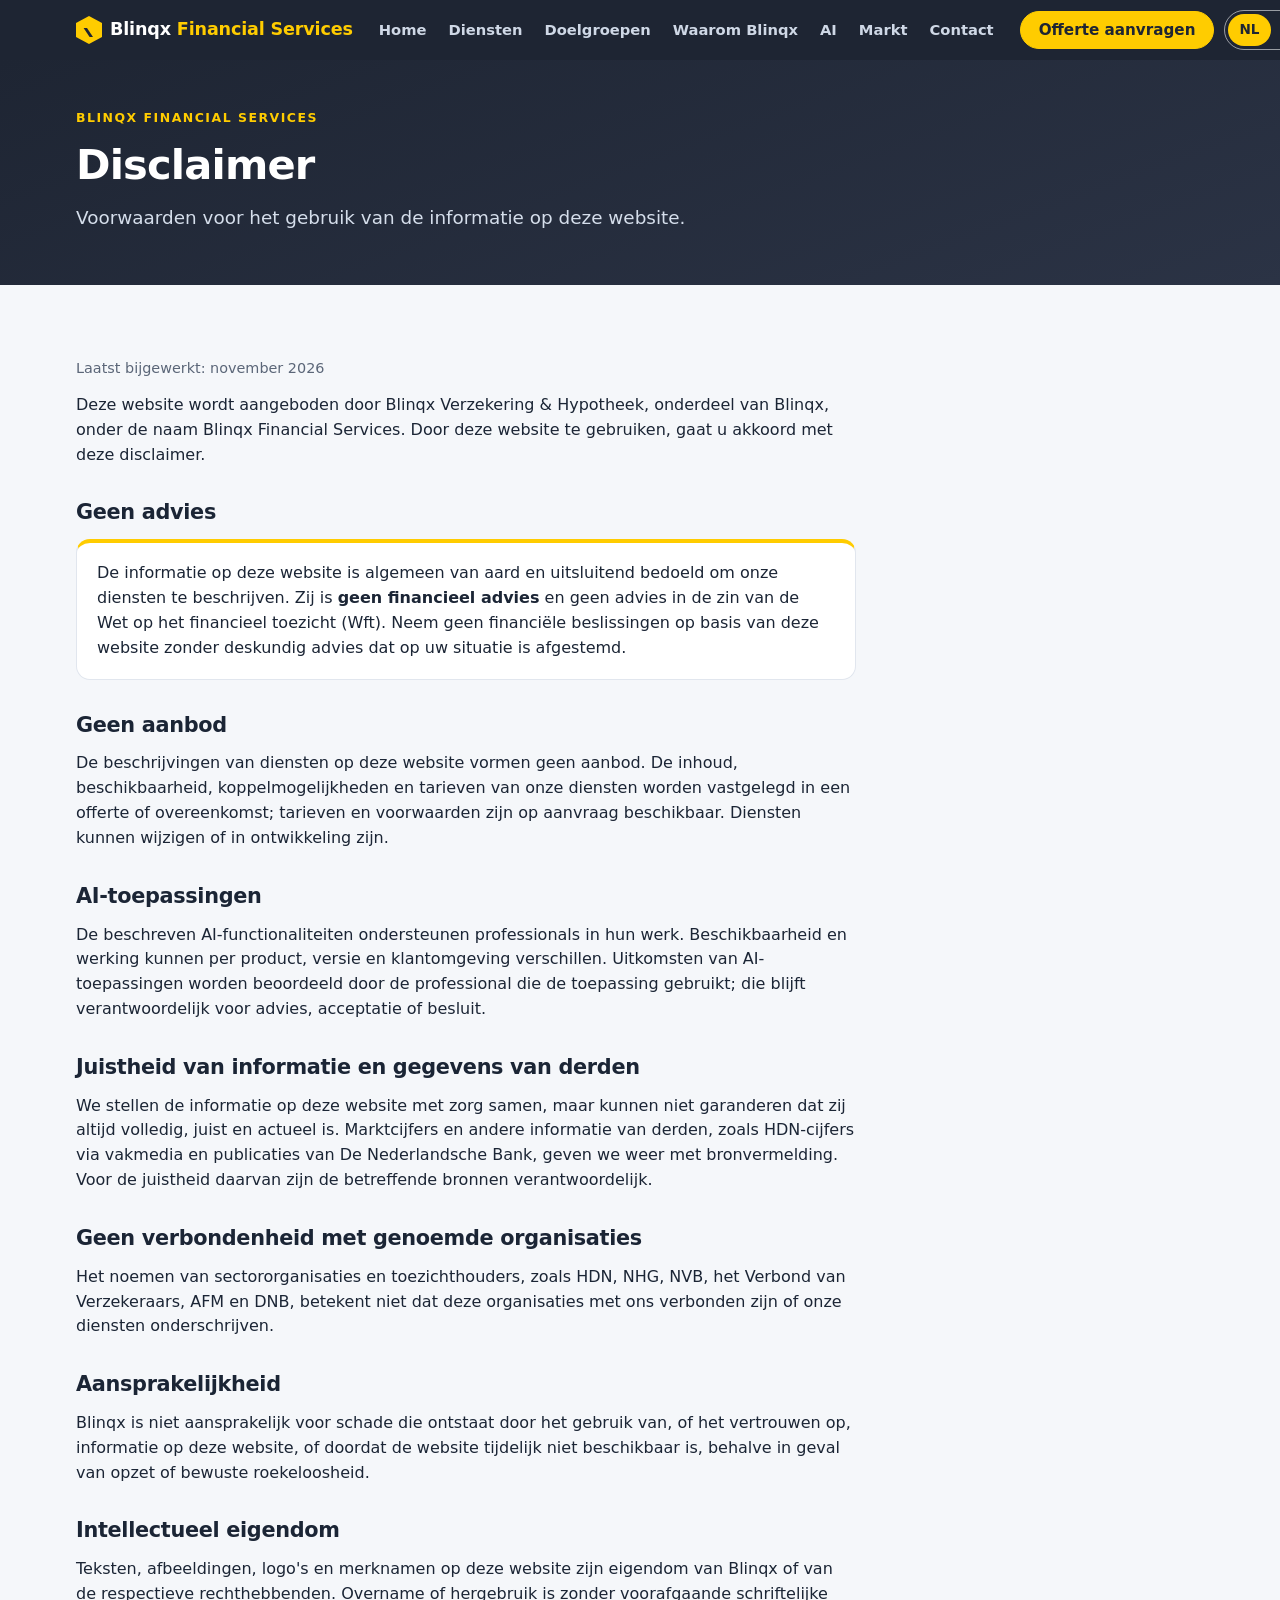
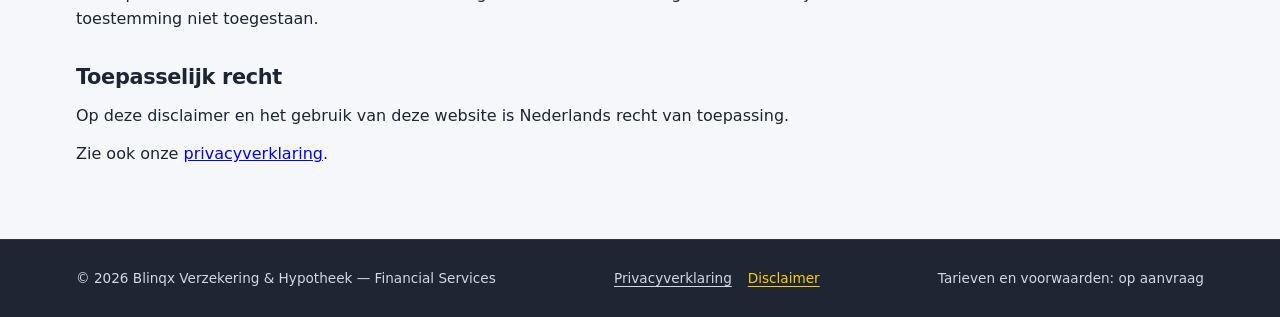
<file: disclaimer.html>
<!doctype html>
<html lang="nl" data-lang="nl">
<head>
<meta charset="utf-8">
<meta name="viewport" content="width=device-width,initial-scale=1,viewport-fit=cover">
<title>Disclaimer – Blinqx Financial Services</title>
<meta name="description" content="Disclaimer van Blinqx Financial Services: geen advies, geen aanbod, informatie van derden en aansprakelijkheid.">
<link rel="icon" href="data:image/svg+xml,%3Csvg xmlns=%22http://www.w3.org/2000/svg%22 viewBox=%220 0 26 28%22%3E%3Cpath d=%22M13 0l13 7v14l-13 7L0 21V7z%22 fill=%22%23ffcc00%22/%3E%3Cpath d=%22M11 12l6 9h-3.4l-6-9z%22 fill=%22%231e2533%22/%3E%3C/svg%3E">
<link rel="stylesheet" href="assets/site.css">
</head>
<body data-page="disclaimer">
<header>
  <div class="wrap header-inner">
    <a class="logo" data-nav href="index.html" aria-label="Blinqx Financial Services – home"><svg width="26" height="28" viewBox="0 0 26 28" aria-hidden="true"><path d="M13 0l13 7v14l-13 7L0 21V7z" fill="#ffcc00"/><path d="M11 12l6 9h-3.4l-6-9z" fill="#1e2533"/></svg><span>Blinqx <span class="sub">Financial Services</span></span></a>
    <nav class="topnav" aria-label="Hoofdmenu">
      <div class="hnav"><a data-nav data-key="home" href="index.html"><span data-lang-content="nl">Home</span><span data-lang-content="en">Home</span></a><a data-nav data-key="diensten" href="diensten.html"><span data-lang-content="nl">Diensten</span><span data-lang-content="en">Services</span></a><a data-nav data-key="doelgroepen" href="index.html#doelgroepen"><span data-lang-content="nl">Doelgroepen</span><span data-lang-content="en">Segments</span></a><a data-nav data-key="waarom" href="index.html#waarom"><span data-lang-content="nl">Waarom Blinqx</span><span data-lang-content="en">Why Blinqx</span></a><a data-nav data-key="ai" href="diensten.html#ai"><span data-lang-content="nl">AI</span><span data-lang-content="en">AI</span></a><a data-nav data-key="markt" href="diensten.html#markt"><span data-lang-content="nl">Markt</span><span data-lang-content="en">Market</span></a><a data-nav data-key="contact" href="index.html#contact"><span data-lang-content="nl">Contact</span><span data-lang-content="en">Contact</span></a></div>
      <a class="hbtn yellow" data-nav data-form href="index.html#contactform"><span data-lang-content="nl">Offerte<span class="long"> aanvragen</span></span><span data-lang-content="en"><span class="long">Request a quote</span><span class="short">Quote</span></span></a>
      <div class="langbtn" role="group" aria-label="Taal / Language">
        <button type="button" id="btn-nl" aria-pressed="true" onclick="setLang('nl')">NL</button>
        <button type="button" id="btn-en" aria-pressed="false" onclick="setLang('en')">EN</button>
      </div>
      <button type="button" class="hbtn ghost menu-btn" id="menuBtn" aria-expanded="false" aria-controls="siteMenu">☰<span class="mtxt"> Menu</span></button>
    </nav>
  </div>
  <div class="wrap menu-drop" id="siteMenu" hidden>
    <div class="mlinks"><a data-nav data-key="home" href="index.html"><span data-lang-content="nl">Home</span><span data-lang-content="en">Home</span></a><a data-nav data-key="diensten" href="diensten.html"><span data-lang-content="nl">Diensten</span><span data-lang-content="en">Services</span></a><a data-nav data-key="doelgroepen" href="index.html#doelgroepen"><span data-lang-content="nl">Doelgroepen</span><span data-lang-content="en">Segments</span></a><a data-nav data-key="uitgelicht" href="index.html#uitgelicht"><span data-lang-content="nl">Uitgelichte diensten</span><span data-lang-content="en">Featured services</span></a><a data-nav data-key="waarom" href="index.html#waarom"><span data-lang-content="nl">Waarom Blinqx</span><span data-lang-content="en">Why Blinqx</span></a><a data-nav data-key="ai" href="diensten.html#ai"><span data-lang-content="nl">AI bij Blinqx</span><span data-lang-content="en">AI at Blinqx</span></a><a data-nav data-key="markt" href="diensten.html#markt"><span data-lang-content="nl">Actueel uit de markt</span><span data-lang-content="en">Market update</span></a><a data-nav data-key="regelgeving" href="diensten.html#regelgeving"><span data-lang-content="nl">Regelgeving: Solvency II</span><span data-lang-content="en">Regulation: Solvency II</span></a><a data-nav data-key="keten" href="diensten.html#positioning"><span data-lang-content="nl">Positie in de markt</span><span data-lang-content="en">Market position</span></a><a data-nav data-key="contact" href="index.html#contact"><span data-lang-content="nl">Contact</span><span data-lang-content="en">Contact</span></a><a data-nav data-key="privacy" href="privacy.html"><span data-lang-content="nl">Privacyverklaring</span><span data-lang-content="en">Privacy statement</span></a><a data-nav data-key="disclaimer" href="disclaimer.html"><span data-lang-content="nl">Disclaimer</span><span data-lang-content="en">Disclaimer</span></a></div>
  </div>
</header>

<main>
  <div class="wrap">

    <section class="hero small">
      <div data-lang-content="nl">
        <p class="eyebrow">Blinqx Financial Services</p>
        <h1>Disclaimer</h1>
        <p class="lede">Voorwaarden voor het gebruik van de informatie op deze website.</p>
      </div>
      <div data-lang-content="en">
        <p class="eyebrow">Blinqx Financial Services</p>
        <h1>Disclaimer</h1>
        <p class="lede">Terms for the use of the information on this website.</p>
      </div>
    </section>

    <section class="legal">
      <div data-lang-content="nl">
        <p class="meta">Laatst bijgewerkt: november 2026</p>
        <p>Deze website wordt aangeboden door Blinqx Verzekering &amp; Hypotheek, onderdeel van Blinqx, onder de naam Blinqx Financial Services. Door deze website te gebruiken, gaat u akkoord met deze disclaimer.</p>

        <h2>Geen advies</h2>
        <div class="box">
          <p>De informatie op deze website is algemeen van aard en uitsluitend bedoeld om onze diensten te beschrijven. Zij is <strong>geen financieel advies</strong> en geen advies in de zin van de Wet op het financieel toezicht (Wft). Neem geen financiële beslissingen op basis van deze website zonder deskundig advies dat op uw situatie is afgestemd.</p>
        </div>

        <h2>Geen aanbod</h2>
        <p>De beschrijvingen van diensten op deze website vormen geen aanbod. De inhoud, beschikbaarheid, koppelmogelijkheden en tarieven van onze diensten worden vastgelegd in een offerte of overeenkomst; tarieven en voorwaarden zijn op aanvraag beschikbaar. Diensten kunnen wijzigen of in ontwikkeling zijn.</p>

        <h2>AI-toepassingen</h2>
        <p>De beschreven AI-functionaliteiten ondersteunen professionals in hun werk. Beschikbaarheid en werking kunnen per product, versie en klantomgeving verschillen. Uitkomsten van AI-toepassingen worden beoordeeld door de professional die de toepassing gebruikt; die blijft verantwoordelijk voor advies, acceptatie of besluit.</p>

        <h2>Juistheid van informatie en gegevens van derden</h2>
        <p>We stellen de informatie op deze website met zorg samen, maar kunnen niet garanderen dat zij altijd volledig, juist en actueel is. Marktcijfers en andere informatie van derden, zoals HDN-cijfers via vakmedia en publicaties van De Nederlandsche Bank, geven we weer met bronvermelding. Voor de juistheid daarvan zijn de betreffende bronnen verantwoordelijk.</p>

        <h2>Geen verbondenheid met genoemde organisaties</h2>
        <p>Het noemen van sectororganisaties en toezichthouders, zoals HDN, NHG, NVB, het Verbond van Verzekeraars, AFM en DNB, betekent niet dat deze organisaties met ons verbonden zijn of onze diensten onderschrijven.</p>

        <h2>Aansprakelijkheid</h2>
        <p>Blinqx is niet aansprakelijk voor schade die ontstaat door het gebruik van, of het vertrouwen op, informatie op deze website, of doordat de website tijdelijk niet beschikbaar is, behalve in geval van opzet of bewuste roekeloosheid.</p>

        <h2>Intellectueel eigendom</h2>
        <p>Teksten, afbeeldingen, logo's en merknamen op deze website zijn eigendom van Blinqx of van de respectieve rechthebbenden. Overname of hergebruik is zonder voorafgaande schriftelijke toestemming niet toegestaan.</p>

        <h2>Toepasselijk recht</h2>
        <p>Op deze disclaimer en het gebruik van deze website is Nederlands recht van toepassing.</p>

        <p>Zie ook onze <a data-nav href="privacy.html">privacyverklaring</a>.</p>
      </div>
      <div data-lang-content="en">
        <p class="meta">Last updated: November 2026</p>
        <p>This website is provided by Blinqx Verzekering &amp; Hypotheek, part of Blinqx, under the name Blinqx Financial Services. By using this website, you accept this disclaimer.</p>

        <h2>No advice</h2>
        <div class="box">
          <p>The information on this website is general in nature and intended solely to describe our services. It is <strong>not financial advice</strong> and not advice within the meaning of the Dutch Financial Supervision Act (Wft). Do not make financial decisions based on this website without expert advice tailored to your situation.</p>
        </div>

        <h2>No offer</h2>
        <p>The service descriptions on this website do not constitute an offer. The content, availability, integration options and rates of our services are set out in a quote or agreement; rates and terms are available on request. Services may change or be under development.</p>

        <h2>AI applications</h2>
        <p>The AI functionality described supports professionals in their work. Availability and operation may differ by product, version and client environment. Outputs of AI applications are reviewed by the professional using the application, who remains responsible for the advice, acceptance or decision.</p>

        <h2>Accuracy and third-party data</h2>
        <p>We compile the information on this website with care, but cannot guarantee that it is always complete, accurate and up to date. Market figures and other third-party information, such as HDN figures via trade media and publications by De Nederlandsche Bank, are shown with attribution. The respective sources are responsible for their accuracy.</p>

        <h2>No affiliation with organisations mentioned</h2>
        <p>Mentioning sector organisations and supervisors, such as HDN, NHG, NVB, the Dutch Association of Insurers, the AFM and DNB, does not mean these organisations are affiliated with us or endorse our services.</p>

        <h2>Liability</h2>
        <p>Blinqx is not liable for damage arising from the use of, or reliance on, information on this website, or from the website being temporarily unavailable, except in the event of intent or deliberate recklessness.</p>

        <h2>Intellectual property</h2>
        <p>Texts, images, logos and brand names on this website are the property of Blinqx or the respective rights holders. Copying or reuse without prior written permission is not permitted.</p>

        <h2>Governing law</h2>
        <p>This disclaimer and the use of this website are governed by Dutch law.</p>

        <p>See also our <a data-nav href="privacy.html">privacy statement</a>.</p>
      </div>
    </section>

  </div>
</main>

<footer>
  <div class="wrap fgrid">
    <p>© 2026 Blinqx Verzekering &amp; Hypotheek — Financial Services</p>
    <p class="flinks"><a data-nav data-key="privacy" href="privacy.html"><span data-lang-content="nl">Privacyverklaring</span><span data-lang-content="en">Privacy statement</span></a><a data-nav data-key="disclaimer" href="disclaimer.html">Disclaimer</a></p>
    <p data-lang-content="nl">Tarieven en voorwaarden: op aanvraag</p>
    <p data-lang-content="en">Rates and terms: available on request</p>
  </div>
</footer>

<script src="assets/site.js"></script>
</body>
</html>
</file>
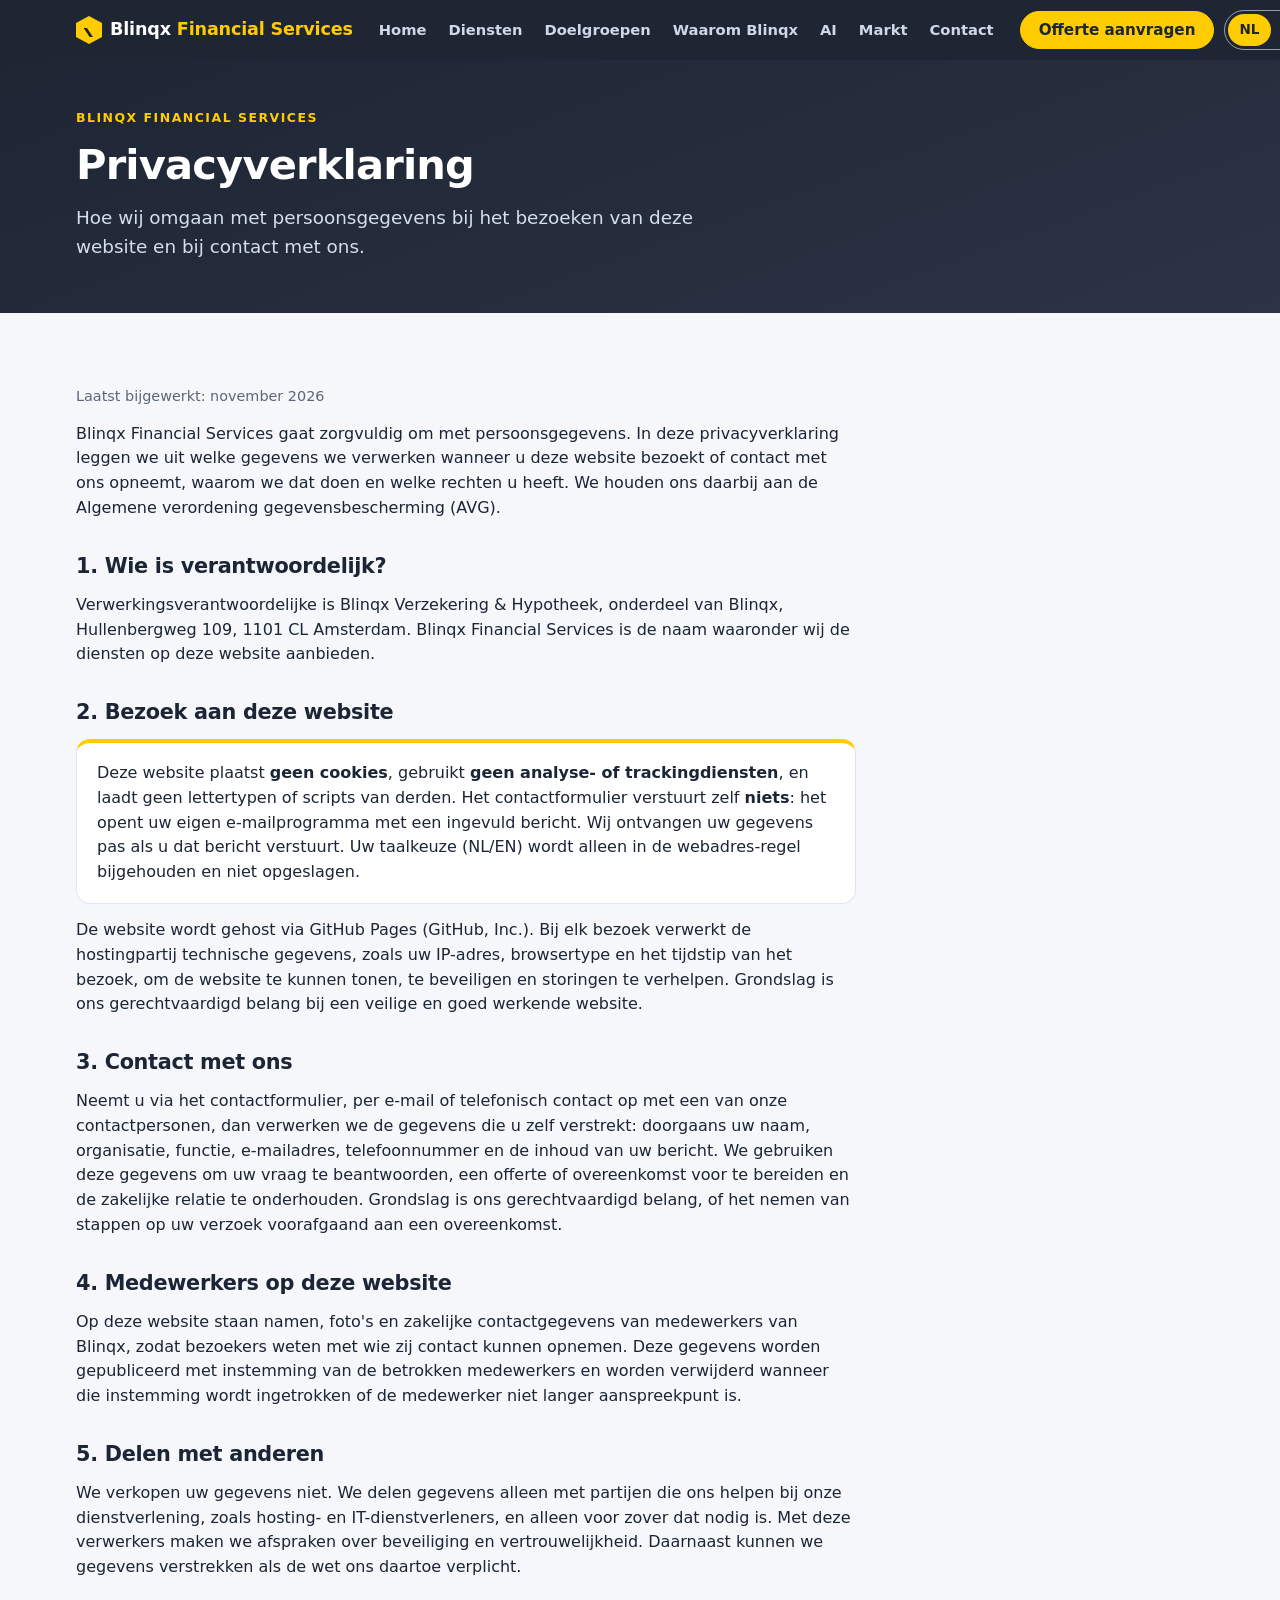
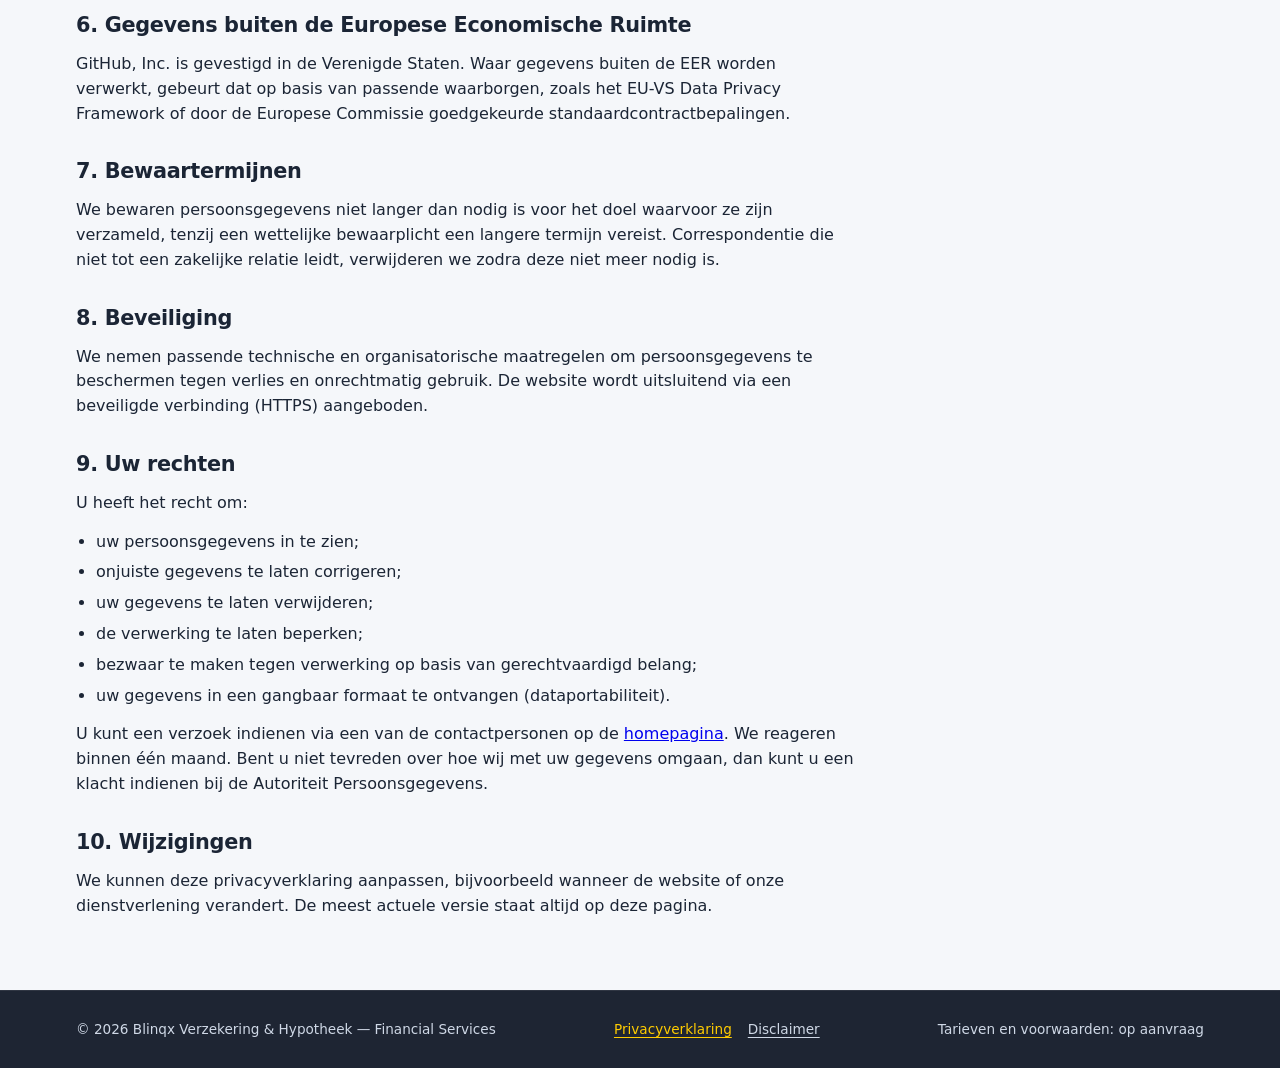
<file: privacy.html>
<!doctype html>
<html lang="nl" data-lang="nl">
<head>
<meta charset="utf-8">
<meta name="viewport" content="width=device-width,initial-scale=1,viewport-fit=cover">
<title>Privacyverklaring – Blinqx Financial Services</title>
<meta name="description" content="Privacyverklaring van Blinqx Financial Services: welke persoonsgegevens we verwerken, waarom, en welke rechten u heeft.">
<link rel="icon" href="data:image/svg+xml,%3Csvg xmlns=%22http://www.w3.org/2000/svg%22 viewBox=%220 0 26 28%22%3E%3Cpath d=%22M13 0l13 7v14l-13 7L0 21V7z%22 fill=%22%23ffcc00%22/%3E%3Cpath d=%22M11 12l6 9h-3.4l-6-9z%22 fill=%22%231e2533%22/%3E%3C/svg%3E">
<link rel="stylesheet" href="assets/site.css">
</head>
<body data-page="privacy">
<header>
  <div class="wrap header-inner">
    <a class="logo" data-nav href="index.html" aria-label="Blinqx Financial Services – home"><svg width="26" height="28" viewBox="0 0 26 28" aria-hidden="true"><path d="M13 0l13 7v14l-13 7L0 21V7z" fill="#ffcc00"/><path d="M11 12l6 9h-3.4l-6-9z" fill="#1e2533"/></svg><span>Blinqx <span class="sub">Financial Services</span></span></a>
    <nav class="topnav" aria-label="Hoofdmenu">
      <div class="hnav"><a data-nav data-key="home" href="index.html"><span data-lang-content="nl">Home</span><span data-lang-content="en">Home</span></a><a data-nav data-key="diensten" href="diensten.html"><span data-lang-content="nl">Diensten</span><span data-lang-content="en">Services</span></a><a data-nav data-key="doelgroepen" href="index.html#doelgroepen"><span data-lang-content="nl">Doelgroepen</span><span data-lang-content="en">Segments</span></a><a data-nav data-key="waarom" href="index.html#waarom"><span data-lang-content="nl">Waarom Blinqx</span><span data-lang-content="en">Why Blinqx</span></a><a data-nav data-key="ai" href="diensten.html#ai"><span data-lang-content="nl">AI</span><span data-lang-content="en">AI</span></a><a data-nav data-key="markt" href="diensten.html#markt"><span data-lang-content="nl">Markt</span><span data-lang-content="en">Market</span></a><a data-nav data-key="contact" href="index.html#contact"><span data-lang-content="nl">Contact</span><span data-lang-content="en">Contact</span></a></div>
      <a class="hbtn yellow" data-nav data-form href="index.html#contactform"><span data-lang-content="nl">Offerte<span class="long"> aanvragen</span></span><span data-lang-content="en"><span class="long">Request a quote</span><span class="short">Quote</span></span></a>
      <div class="langbtn" role="group" aria-label="Taal / Language">
        <button type="button" id="btn-nl" aria-pressed="true" onclick="setLang('nl')">NL</button>
        <button type="button" id="btn-en" aria-pressed="false" onclick="setLang('en')">EN</button>
      </div>
      <button type="button" class="hbtn ghost menu-btn" id="menuBtn" aria-expanded="false" aria-controls="siteMenu">☰<span class="mtxt"> Menu</span></button>
    </nav>
  </div>
  <div class="wrap menu-drop" id="siteMenu" hidden>
    <div class="mlinks"><a data-nav data-key="home" href="index.html"><span data-lang-content="nl">Home</span><span data-lang-content="en">Home</span></a><a data-nav data-key="diensten" href="diensten.html"><span data-lang-content="nl">Diensten</span><span data-lang-content="en">Services</span></a><a data-nav data-key="doelgroepen" href="index.html#doelgroepen"><span data-lang-content="nl">Doelgroepen</span><span data-lang-content="en">Segments</span></a><a data-nav data-key="uitgelicht" href="index.html#uitgelicht"><span data-lang-content="nl">Uitgelichte diensten</span><span data-lang-content="en">Featured services</span></a><a data-nav data-key="waarom" href="index.html#waarom"><span data-lang-content="nl">Waarom Blinqx</span><span data-lang-content="en">Why Blinqx</span></a><a data-nav data-key="ai" href="diensten.html#ai"><span data-lang-content="nl">AI bij Blinqx</span><span data-lang-content="en">AI at Blinqx</span></a><a data-nav data-key="markt" href="diensten.html#markt"><span data-lang-content="nl">Actueel uit de markt</span><span data-lang-content="en">Market update</span></a><a data-nav data-key="regelgeving" href="diensten.html#regelgeving"><span data-lang-content="nl">Regelgeving: Solvency II</span><span data-lang-content="en">Regulation: Solvency II</span></a><a data-nav data-key="keten" href="diensten.html#positioning"><span data-lang-content="nl">Positie in de markt</span><span data-lang-content="en">Market position</span></a><a data-nav data-key="contact" href="index.html#contact"><span data-lang-content="nl">Contact</span><span data-lang-content="en">Contact</span></a><a data-nav data-key="privacy" href="privacy.html"><span data-lang-content="nl">Privacyverklaring</span><span data-lang-content="en">Privacy statement</span></a><a data-nav data-key="disclaimer" href="disclaimer.html"><span data-lang-content="nl">Disclaimer</span><span data-lang-content="en">Disclaimer</span></a></div>
  </div>
</header>

<main>
  <div class="wrap">

    <section class="hero small">
      <div data-lang-content="nl">
        <p class="eyebrow">Blinqx Financial Services</p>
        <h1>Privacyverklaring</h1>
        <p class="lede">Hoe wij omgaan met persoonsgegevens bij het bezoeken van deze website en bij contact met ons.</p>
      </div>
      <div data-lang-content="en">
        <p class="eyebrow">Blinqx Financial Services</p>
        <h1>Privacy statement</h1>
        <p class="lede">How we handle personal data when you visit this website and when you contact us.</p>
      </div>
    </section>

    <section class="legal">
      <div data-lang-content="nl">
        <p class="meta">Laatst bijgewerkt: november 2026</p>
        <p>Blinqx Financial Services gaat zorgvuldig om met persoonsgegevens. In deze privacyverklaring leggen we uit welke gegevens we verwerken wanneer u deze website bezoekt of contact met ons opneemt, waarom we dat doen en welke rechten u heeft. We houden ons daarbij aan de Algemene verordening gegevensbescherming (AVG).</p>

        <h2>1. Wie is verantwoordelijk?</h2>
        <p>Verwerkingsverantwoordelijke is Blinqx Verzekering &amp; Hypotheek, onderdeel van Blinqx, Hullenbergweg 109, 1101 CL Amsterdam. Blinqx Financial Services is de naam waaronder wij de diensten op deze website aanbieden.</p>

        <h2>2. Bezoek aan deze website</h2>
        <div class="box">
          <p>Deze website plaatst <strong>geen cookies</strong>, gebruikt <strong>geen analyse- of trackingdiensten</strong>, en laadt geen lettertypen of scripts van derden. Het contactformulier verstuurt zelf <strong>niets</strong>: het opent uw eigen e-mailprogramma met een ingevuld bericht. Wij ontvangen uw gegevens pas als u dat bericht verstuurt. Uw taalkeuze (NL/EN) wordt alleen in de webadres-regel bijgehouden en niet opgeslagen.</p>
        </div>
        <p>De website wordt gehost via GitHub Pages (GitHub, Inc.). Bij elk bezoek verwerkt de hostingpartij technische gegevens, zoals uw IP-adres, browsertype en het tijdstip van het bezoek, om de website te kunnen tonen, te beveiligen en storingen te verhelpen. Grondslag is ons gerechtvaardigd belang bij een veilige en goed werkende website.</p>

        <h2>3. Contact met ons</h2>
        <p>Neemt u via het contactformulier, per e-mail of telefonisch contact op met een van onze contactpersonen, dan verwerken we de gegevens die u zelf verstrekt: doorgaans uw naam, organisatie, functie, e-mailadres, telefoonnummer en de inhoud van uw bericht. We gebruiken deze gegevens om uw vraag te beantwoorden, een offerte of overeenkomst voor te bereiden en de zakelijke relatie te onderhouden. Grondslag is ons gerechtvaardigd belang, of het nemen van stappen op uw verzoek voorafgaand aan een overeenkomst.</p>

        <h2>4. Medewerkers op deze website</h2>
        <p>Op deze website staan namen, foto's en zakelijke contactgegevens van medewerkers van Blinqx, zodat bezoekers weten met wie zij contact kunnen opnemen. Deze gegevens worden gepubliceerd met instemming van de betrokken medewerkers en worden verwijderd wanneer die instemming wordt ingetrokken of de medewerker niet langer aanspreekpunt is.</p>

        <h2>5. Delen met anderen</h2>
        <p>We verkopen uw gegevens niet. We delen gegevens alleen met partijen die ons helpen bij onze dienstverlening, zoals hosting- en IT-dienstverleners, en alleen voor zover dat nodig is. Met deze verwerkers maken we afspraken over beveiliging en vertrouwelijkheid. Daarnaast kunnen we gegevens verstrekken als de wet ons daartoe verplicht.</p>

        <h2>6. Gegevens buiten de Europese Economische Ruimte</h2>
        <p>GitHub, Inc. is gevestigd in de Verenigde Staten. Waar gegevens buiten de EER worden verwerkt, gebeurt dat op basis van passende waarborgen, zoals het EU-VS Data Privacy Framework of door de Europese Commissie goedgekeurde standaardcontractbepalingen.</p>

        <h2>7. Bewaartermijnen</h2>
        <p>We bewaren persoonsgegevens niet langer dan nodig is voor het doel waarvoor ze zijn verzameld, tenzij een wettelijke bewaarplicht een langere termijn vereist. Correspondentie die niet tot een zakelijke relatie leidt, verwijderen we zodra deze niet meer nodig is.</p>

        <h2>8. Beveiliging</h2>
        <p>We nemen passende technische en organisatorische maatregelen om persoonsgegevens te beschermen tegen verlies en onrechtmatig gebruik. De website wordt uitsluitend via een beveiligde verbinding (HTTPS) aangeboden.</p>

        <h2>9. Uw rechten</h2>
        <p>U heeft het recht om:</p>
        <ul>
          <li>uw persoonsgegevens in te zien;</li>
          <li>onjuiste gegevens te laten corrigeren;</li>
          <li>uw gegevens te laten verwijderen;</li>
          <li>de verwerking te laten beperken;</li>
          <li>bezwaar te maken tegen verwerking op basis van gerechtvaardigd belang;</li>
          <li>uw gegevens in een gangbaar formaat te ontvangen (dataportabiliteit).</li>
        </ul>
        <p>U kunt een verzoek indienen via een van de contactpersonen op de <a data-nav href="index.html#contact">homepagina</a>. We reageren binnen één maand. Bent u niet tevreden over hoe wij met uw gegevens omgaan, dan kunt u een klacht indienen bij de Autoriteit Persoonsgegevens.</p>

        <h2>10. Wijzigingen</h2>
        <p>We kunnen deze privacyverklaring aanpassen, bijvoorbeeld wanneer de website of onze dienstverlening verandert. De meest actuele versie staat altijd op deze pagina.</p>
      </div>
      <div data-lang-content="en">
        <p class="meta">Last updated: November 2026</p>
        <p>Blinqx Financial Services handles personal data with care. This privacy statement explains which data we process when you visit this website or contact us, why we do so and what rights you have. We comply with the General Data Protection Regulation (GDPR).</p>

        <h2>1. Who is responsible?</h2>
        <p>The controller is Blinqx Verzekering &amp; Hypotheek, part of Blinqx, Hullenbergweg 109, 1101 CL Amsterdam, the Netherlands. Blinqx Financial Services is the name under which we offer the services on this website.</p>

        <h2>2. Visiting this website</h2>
        <div class="box">
          <p>This website sets <strong>no cookies</strong>, uses <strong>no analytics or tracking services</strong>, and loads no third-party fonts or scripts. The contact form itself sends <strong>nothing</strong>: it opens your own e-mail program with a pre-filled message. We only receive your data once you send that message. Your language choice (NL/EN) is only kept in the address bar and is not stored.</p>
        </div>
        <p>The website is hosted via GitHub Pages (GitHub, Inc.). On every visit, the hosting provider processes technical data such as your IP address, browser type and time of visit in order to serve, secure and troubleshoot the website. The legal basis is our legitimate interest in a secure, well-functioning website.</p>

        <h2>3. Contacting us</h2>
        <p>If you contact one of our contact persons via the contact form, by e-mail or by phone, we process the data you provide: usually your name, organisation, job title, e-mail address, phone number and the content of your message. We use this data to answer your question, prepare a quote or agreement and maintain the business relationship. The legal basis is our legitimate interest, or taking steps at your request prior to entering into an agreement.</p>

        <h2>4. Employees on this website</h2>
        <p>This website shows names, photos and business contact details of Blinqx employees, so visitors know whom to contact. These details are published with the consent of the employees concerned and are removed when that consent is withdrawn or the employee is no longer a point of contact.</p>

        <h2>5. Sharing with others</h2>
        <p>We do not sell your data. We only share data with parties that help us provide our services, such as hosting and IT service providers, and only to the extent necessary. We make agreements with these processors on security and confidentiality. We may also disclose data where required by law.</p>

        <h2>6. Data outside the European Economic Area</h2>
        <p>GitHub, Inc. is based in the United States. Where data is processed outside the EEA, this is done on the basis of appropriate safeguards, such as the EU-US Data Privacy Framework or standard contractual clauses approved by the European Commission.</p>

        <h2>7. Retention</h2>
        <p>We keep personal data no longer than necessary for the purpose for which it was collected, unless a statutory retention obligation requires a longer period. Correspondence that does not lead to a business relationship is deleted once it is no longer needed.</p>

        <h2>8. Security</h2>
        <p>We take appropriate technical and organisational measures to protect personal data against loss and unlawful use. The website is only served over a secure connection (HTTPS).</p>

        <h2>9. Your rights</h2>
        <p>You have the right to:</p>
        <ul>
          <li>access your personal data;</li>
          <li>have inaccurate data corrected;</li>
          <li>have your data erased;</li>
          <li>have processing restricted;</li>
          <li>object to processing based on legitimate interest;</li>
          <li>receive your data in a common format (data portability).</li>
        </ul>
        <p>You can submit a request via one of the contact persons on the <a data-nav href="index.html#contact">home page</a>. We respond within one month. If you are not satisfied with how we handle your data, you can lodge a complaint with the Dutch Data Protection Authority (Autoriteit Persoonsgegevens).</p>

        <h2>10. Changes</h2>
        <p>We may update this privacy statement, for example when the website or our services change. The most recent version is always available on this page.</p>
      </div>
    </section>

  </div>
</main>

<footer>
  <div class="wrap fgrid">
    <p>© 2026 Blinqx Verzekering &amp; Hypotheek — Financial Services</p>
    <p class="flinks"><a data-nav data-key="privacy" href="privacy.html"><span data-lang-content="nl">Privacyverklaring</span><span data-lang-content="en">Privacy statement</span></a><a data-nav data-key="disclaimer" href="disclaimer.html">Disclaimer</a></p>
    <p data-lang-content="nl">Tarieven en voorwaarden: op aanvraag</p>
    <p data-lang-content="en">Rates and terms: available on request</p>
  </div>
</footer>

<script src="assets/site.js"></script>
</body>
</html>
</file>
<file: assets/site.css>
/* Design overgenomen van hypotheekonderzoek.nl: navy + geel, systeemfont, ronde knoppen, kaarten met gele bovenrand. */
:root{
  --navy:#1e2533; --navy-2:#2b3345; --yellow:#ffcc00; --yellow-soft:#fff5cc; --yellow-ink:#7a5c00;
  --ink:#1b2535; --muted:#5b6678; --line:#e1e6ee; --bg:#f5f7fa; --card:#fff;
  /* aliassen voor bestaande inline styles */
  --fg:var(--ink); --surface:var(--card); --accent:var(--yellow);
  --r:14px;
  color-scheme:light;
}
*{box-sizing:border-box}
html{scroll-behavior:smooth}
body{margin:0;font-family:system-ui,-apple-system,"Segoe UI",Roboto,Helvetica,Arial,sans-serif;color:var(--ink);background:var(--bg);line-height:1.55;font-size:16px;overflow-x:clip;-webkit-font-smoothing:antialiased}
.wrap{max-width:1160px;margin:0 auto;padding:0 16px}
h1,h2,h3{margin:0;letter-spacing:-.015em;line-height:1.15;text-wrap:balance}
p{margin:0}
:focus-visible{outline:3px solid #e0a800;outline-offset:2px;border-radius:4px}
.eyebrow{display:inline-block;font-size:.78rem;font-weight:700;letter-spacing:.12em;text-transform:uppercase;color:var(--yellow-ink)}

/* header */
header{background:var(--navy);color:#fff;position:sticky;top:0;z-index:30}
.header-inner{display:flex;align-items:center;justify-content:space-between;gap:16px;height:60px;max-width:1160px;margin:0 auto}
.logo{display:flex;align-items:center;gap:8px;font-weight:800;font-size:1.1rem;color:#fff;white-space:nowrap;letter-spacing:-.01em}
.logo svg{flex:0 0 auto}
.logo .sub{color:var(--yellow)}
.header-actions{display:flex;align-items:center;gap:10px}
.langbtn{display:flex;gap:2px;border:1.5px solid rgba(255,255,255,.55);border-radius:999px;padding:3px}
.langbtn button{font:inherit;font-size:.85rem;font-weight:600;background:transparent;border:0;color:#cfd8e6;border-radius:999px;padding:5px 11px;cursor:pointer}
.langbtn button[aria-pressed="true"]{background:var(--yellow);color:var(--navy)}

main{display:block}

/* hero (full-bleed navy) */
.hero{position:relative;isolation:isolate;color:#fff;padding:72px 0 88px;display:grid;gap:16px}
.hero::before{content:"";position:absolute;inset:0 calc(50% - 50vw);background:linear-gradient(160deg,var(--navy) 0%,var(--navy-2) 100%);z-index:-1}
.hero > div{gap:16px;max-width:820px}
.hero .eyebrow{color:var(--yellow)}
.hero h1{font-size:clamp(2rem,5vw,3.3rem);line-height:1.08;letter-spacing:-.02em}
.hero .lede{font-size:1.15rem;color:#d5deeb;max-width:680px}
.hero .meta-row{display:flex;flex-wrap:wrap;gap:10px;margin-top:8px}
.meta-chip{font-size:.85rem;font-weight:600;border:1.5px solid rgba(255,255,255,.7);color:#fff;padding:7px 14px;border-radius:999px}
.meta-chip:first-child,.meta-chip:nth-child(2){background:var(--yellow);border-color:var(--yellow);color:var(--navy)}

/* audience filter */
.audience-nav{position:sticky;top:60px;z-index:20;background:var(--bg);padding:14px 0;border-bottom:1px solid var(--line)}
.pill-row{display:flex;gap:8px;overflow-x:auto;scrollbar-width:none}
.pill-row::-webkit-scrollbar{display:none}
.pill{flex:0 0 auto;font:inherit;font-size:.9rem;font-weight:600;background:#fff;border:1.5px solid var(--line);color:var(--navy);padding:8px 16px;border-radius:999px;cursor:pointer;white-space:nowrap}
.pill:hover{border-color:var(--navy)}
.pill[aria-pressed="true"]{background:var(--navy);border-color:var(--navy);color:#fff}

/* sections */
section{padding:72px 0}
.section-head{display:flex;flex-direction:column;gap:6px;margin-bottom:32px;max-width:760px}
.section-head h2{font-size:clamp(1.6rem,3.4vw,2.2rem)}

/* kaarten */
.segment-grid{display:grid;grid-template-columns:repeat(auto-fill,minmax(240px,1fr));gap:16px}
.segment-card{background:var(--card);border:1px solid var(--line);border-radius:var(--r);padding:22px;display:flex;flex-direction:column;gap:8px;min-width:0}
.segment-card .num{align-self:flex-start;font-size:.72rem;font-weight:700;letter-spacing:.08em;text-transform:uppercase;background:var(--yellow-soft);color:#6b5200;padding:3px 9px;border-radius:999px}
.segment-card h3{font-size:1.1rem}
.segment-card p{color:var(--muted);font-size:.95rem}
#segments .segment-card{border-top:4px solid var(--yellow)}

/* about: navy kernblok zoals 'Conversie in het advies' */
#about-blinqx > div:last-child{background:var(--navy);color:#fff;border-radius:var(--r);padding:28px}
#about-blinqx > div:last-child p{color:#d5deeb}
#about-blinqx .segment-card{background:var(--yellow);border-color:var(--yellow);color:var(--navy)}
#about-blinqx .segment-card .num{background:var(--navy);color:var(--yellow)}

/* diensten */
.services-grid{display:grid;grid-template-columns:repeat(auto-fill,minmax(300px,1fr));gap:16px}
.service-card{background:var(--card);border:1px solid var(--line);border-top:4px solid var(--yellow);border-radius:var(--r);padding:22px;display:flex;flex-direction:column;gap:10px;min-width:0}
.service-card[hidden]{display:none}
.service-card h3{font-size:1.1rem}
.service-card h3 .alias{font-weight:600;color:var(--muted)}
.service-card .url{font-size:.82rem;font-weight:600;color:var(--yellow-ink);word-break:break-all}
.service-card p.desc{color:var(--muted);font-size:.94rem}
.tag-row{display:flex;flex-wrap:wrap;gap:6px;margin-top:auto;padding-top:4px}
.tag{font-size:.7rem;font-weight:700;letter-spacing:.06em;text-transform:uppercase;background:var(--yellow-soft);color:#6b5200;padding:3px 9px;border-radius:999px}

/* partner-CTA */
.partners-strip{background:var(--navy);color:#fff;border-radius:var(--r);padding:32px;display:flex;flex-wrap:wrap;justify-content:space-between;gap:20px;align-items:center}
.partners-strip .ptxt{max-width:62ch}
.partners-strip .eyebrow{color:var(--yellow)}
.partners-strip h3{font-size:1.4rem}
.partners-strip p[style]{color:#d5deeb!important}
.btn{display:inline-block;background:var(--yellow);color:var(--navy);padding:11px 20px;border-radius:999px;font-weight:700;font-size:.95rem;text-decoration:none;border:0;white-space:nowrap}

/* positie: kaarten met gele rand */
#positioning .segment-card{border-top:4px solid var(--yellow)}

/* contact (full-bleed navy) */
#contact{position:relative;isolation:isolate;color:#fff}
#contact::before{content:"";position:absolute;inset:0 calc(50% - 50vw);background:var(--navy);z-index:-1}
#contact .eyebrow{color:var(--yellow)}
.contact-grid{display:grid;grid-template-columns:repeat(auto-fill,minmax(220px,1fr));gap:16px}
.contact-item{display:flex;flex-direction:column;gap:4px;background:var(--navy-2);border:1px solid rgba(255,255,255,.08);border-radius:var(--r);padding:18px}
.contact-item .label{font-size:.75rem;font-weight:700;letter-spacing:.08em;text-transform:uppercase;color:var(--yellow)}
.contact-item .val{font-size:1rem;color:#fff;word-break:break-word}

.people-head{font-size:1.2rem;margin:36px 0 14px}
.people{display:grid;grid-template-columns:repeat(auto-fill,minmax(min(100%,300px),1fr));gap:12px}
.person{display:flex;align-items:center;gap:12px;background:var(--navy-2);border:1px solid rgba(255,255,255,.08);border-radius:var(--r);padding:14px 16px}
.avatar{flex:0 0 56px;width:56px;height:56px;border-radius:50%;background:var(--yellow);color:var(--navy);display:grid;place-items:center;font-weight:800;font-size:1rem}
.pname{font-weight:600;color:#fff}
.pinfo{display:flex;flex-direction:column;min-width:0}
.pmeta{font-size:.85rem;color:#cfd8e6;overflow-wrap:anywhere}
img.avatar{object-fit:cover;display:block;border:2px solid var(--yellow)}
footer{background:var(--navy);color:#cfd8e6;border-top:1px solid rgba(255,255,255,.08);padding:28px 0}
footer .fgrid{display:flex;flex-wrap:wrap;justify-content:space-between;gap:16px;max-width:1160px;margin:0 auto}
footer p{font-size:.85rem}

#markt .lede-sm{color:var(--muted);font-size:1rem;margin-top:6px}
#markt .segment-card{border-top:4px solid var(--yellow)}
#markt .kpi{grid-template-columns:repeat(auto-fill,minmax(220px,1fr))}
#markt .big{font-size:2rem;font-weight:800;color:var(--navy);letter-spacing:-.02em;line-height:1.1;font-variant-numeric:tabular-nums}
#markt .segment-grid.two{grid-template-columns:repeat(auto-fill,minmax(min(100%,460px),1fr));margin-top:16px}
/* AI-sectie */
#ai .lede-sm{color:var(--muted);font-size:1.05rem;margin-top:6px}
#ai .segment-card{border-top:4px solid var(--yellow)}
#ai .dnb{align-items:stretch}
#ai .dnb .ptxt{display:flex;flex-direction:column;gap:8px;flex:1 1 420px}
#ai .dnb .ptxt p:not(.eyebrow){color:#d5deeb}
#ai .note{font-size:.82rem;color:var(--muted);margin:10px 0 40px}
#ai .subhead{font-size:1.3rem;margin-bottom:16px}
#ai .segment-grid.two{grid-template-columns:repeat(auto-fill,minmax(min(100%,460px),1fr));margin-top:16px}
.flow{display:flex;flex-direction:column;gap:8px;flex:1 1 260px;justify-content:center}
.flow .step{background:var(--yellow);color:var(--navy);border-radius:12px;padding:12px 14px;font-weight:700;text-align:center}
.flow .step small{font-weight:500;font-size:.8rem;margin-top:2px}
html[data-lang="nl"] .flow small[data-lang-content="nl"],html[data-lang="en"] .flow small[data-lang-content="en"]{display:block}

/* navigatie */
a.logo{text-decoration:none}
section[id],#contactform{scroll-margin-top:76px}
body[data-page="diensten"] section[id]{scroll-margin-top:140px}
.mainnav{gap:2px}.ctas{display:flex;flex-wrap:wrap;gap:12px;margin-top:8px}
a.btn{text-decoration:none}

/* home */
.home-aud{display:grid;grid-template-columns:repeat(auto-fill,minmax(220px,1fr));gap:16px;margin-top:-48px;position:relative}
a.aud-card{text-decoration:none;color:inherit;box-shadow:0 8px 28px rgba(30,37,51,.10);transition:transform .15s ease,box-shadow .15s ease}
a.aud-card:hover{transform:translateY(-2px);box-shadow:0 12px 32px rgba(30,37,51,.16)}
a.aud-card .more{margin-top:auto;font-size:.85rem;font-weight:700;color:var(--yellow-ink)}
.home .hero{padding-bottom:110px}
.feat-grid{display:grid;grid-template-columns:repeat(auto-fill,minmax(280px,1fr));gap:16px}
.feat-grid .segment-card{border-top:4px solid var(--yellow)}
.section-foot{margin-top:24px}
.navy-block{position:relative;background:var(--navy);color:#fff;border-radius:var(--r);padding:32px;display:grid;gap:24px;grid-template-columns:1.2fr 1fr;align-items:center}
.navy-block p{color:#d5deeb}
#blinqx .navy-block > div:first-child{display:flex;flex-direction:column;gap:12px}
#blinqx .navy-block{align-items:start}
#blinqx .kpi-row{grid-template-columns:1fr}
.navy-block .eyebrow{color:var(--yellow)}
.navy-block h2{font-size:clamp(1.4rem,3vw,2rem);margin:6px 0 10px}
.chip-list{display:flex;flex-wrap:wrap;gap:8px}
.chip-list.brands{margin-top:16px}
.chip-list.brands span{background:transparent;color:#fff;border:1.5px solid rgba(255,255,255,.45);font-weight:600}
.chip-list span{background:var(--yellow);color:var(--navy);font-weight:700;font-size:.85rem;padding:7px 12px;border-radius:999px}
.kpi-row{display:grid;grid-template-columns:repeat(auto-fill,minmax(200px,1fr));gap:12px}
.kpi-row .segment-card{background:var(--yellow);border-color:var(--yellow);color:var(--navy)}
.kpi-row .segment-card .num{background:var(--navy);color:var(--yellow)}
.kpi-row .big{font-size:1.9rem;font-weight:800;line-height:1.1;letter-spacing:-.02em;font-variant-numeric:tabular-nums}
.kpi-row .segment-card p{color:var(--navy)}
.home-markt .kpi-row .segment-card{background:#fff;border:1px solid var(--line);border-top:4px solid var(--yellow)}
.home-markt .kpi-row .segment-card p{color:var(--muted)}
.home-markt .kpi-row .segment-card .big{color:var(--navy)}
.home-markt .kpi-row .segment-card .num{background:var(--yellow-soft);color:#6b5200}
@media (max-width:760px){.navy-block{grid-template-columns:1fr;padding:24px}}

/* footer-links en juridische pagina's */
.flinks{display:flex;gap:16px;flex-wrap:wrap}
.flinks a{color:#cfd8e6;text-decoration:underline;text-underline-offset:3px}
.flinks a:hover,.flinks a[aria-current="page"]{color:var(--yellow)}
.hero.small{padding:48px 0 52px}
.hero.small h1{font-size:clamp(1.8rem,4vw,2.6rem)}
.legal{max-width:780px}
.legal > div{flex-direction:column;gap:14px}
html[data-lang="nl"] .legal > div[data-lang-content="nl"],html[data-lang="en"] .legal > div[data-lang-content="en"]{display:flex}
.legal h2{font-size:1.3rem;margin-top:20px}
.legal p,.legal li{color:var(--ink)}
.legal ul{margin:0;padding-left:20px;display:flex;flex-direction:column;gap:6px}
.legal .meta{color:var(--muted);font-size:.9rem}
.legal .box{background:#fff;border:1px solid var(--line);border-top:4px solid var(--yellow);border-radius:var(--r);padding:18px 20px}

/* contactformulier */
.cform{background:var(--navy-2);border:1px solid rgba(255,255,255,.08);border-radius:var(--r);padding:26px;margin:28px 0 8px;max-width:900px}
.cgrid{display:grid;grid-template-columns:1fr 1fr;gap:14px 16px}
.cgrid .full{grid-column:1/-1}
.cform label{display:flex;flex-direction:column;gap:6px;font-size:.85rem;font-weight:700;color:#fff}
.cform input,.cform select,.cform textarea{font:inherit;font-weight:400;font-size:.95rem;color:var(--ink);background:#fff;border:1px solid #cfd6e1;border-radius:10px;padding:11px 12px;width:100%}
.cform textarea{resize:vertical;min-height:110px}
.cform input:focus,.cform select:focus,.cform textarea:focus{outline:3px solid #e0a800;outline-offset:1px}
.cform [aria-invalid="true"]{border-color:#ffb4a8;box-shadow:0 0 0 2px rgba(255,180,168,.6)}
.cform .req{color:var(--yellow);margin-left:2px}
.cform label.check{flex-direction:row;align-items:flex-start;gap:10px;font-weight:400;font-size:.9rem;color:#d5deeb;margin-top:16px}
.cform label.check input{width:18px;height:18px;margin-top:2px;flex:0 0 auto}
.cform label.check a{color:var(--yellow)}
.cactions{display:flex;flex-wrap:wrap;align-items:center;gap:14px;margin-top:18px}
.cactions .btn{font:inherit;font-weight:700;cursor:pointer}
.cnote{font-size:.82rem;color:#cfd8e6;max-width:52ch}
.cerr{min-height:1.2em;margin-top:12px!important;font-weight:600;color:#ffb4a8}
.cerr.ok{color:#bfe8d3}
@media (max-width:640px){.cgrid{grid-template-columns:1fr}.cform{padding:20px}}

/* header zoals hypotheekonderzoek.nl */
.topnav{display:flex;align-items:center;gap:10px;margin-left:auto}
.hbtn{display:inline-flex;align-items:center;font:inherit;font-size:.95rem;font-weight:600;text-decoration:none;white-space:nowrap;border-radius:999px;padding:9px 18px;cursor:pointer;line-height:1.2}
.hbtn.ghost{background:transparent;color:#fff;border:1.5px solid rgba(255,255,255,.7)}
.hbtn.ghost:hover{border-color:#fff}
.hbtn.yellow{background:var(--yellow);color:var(--navy);border:1.5px solid var(--yellow)}
.hbtn.home[aria-current="page"]{background:rgba(255,255,255,.08)}
.menu-btn[aria-expanded="true"]{background:#fff;color:var(--navy);border-color:#fff}
.menu-drop{position:absolute;left:0;right:0;top:60px;max-width:1160px;background:var(--navy);box-shadow:0 18px 40px rgba(0,0,0,.35);border-radius:0 0 14px 14px;padding-bottom:10px}
.mlinks{display:flex;flex-direction:column}
.mlinks a{color:#e6ecf5;text-decoration:none;padding:14px 4px;border-bottom:1px solid rgba(255,255,255,.08);font-size:1rem}
.mlinks a:hover,.mlinks a[aria-current="page"]{color:var(--yellow)}
@media (max-width:640px){.topnav{gap:6px}.hbtn{padding:8px 12px;font-size:.85rem}.langbtn button{padding:5px 8px}.logo > span{display:flex;flex-direction:column;line-height:1.05;font-size:.95rem}.logo .sub{font-size:.8rem}.header-inner{gap:8px}}
@media (max-width:440px){.mtxt{display:none}.menu-btn{padding:8px 11px}}
.hbtn .short{display:none}
@media (max-width:700px){.hbtn .long{display:none}.hbtn .short{display:inline}}
@media (max-width:372px){.hbtn.yellow{display:none}}

/* positie in de markt: gelaagd schema */
#positioning .lede-sm{color:var(--muted);font-size:1.05rem;margin-top:6px}
.stack{position:relative;border:2px dashed #b9c3d3;border-radius:18px;padding:44px 20px 20px;display:flex;flex-direction:column;align-items:stretch;gap:6px;background:#fff}
.frame-label{position:absolute;top:-13px;left:20px;right:20px;width:max-content;max-width:calc(100% - 40px);background:var(--bg);padding:2px 10px;font-size:.78rem;font-weight:700;letter-spacing:.04em;color:var(--muted)}
.layer{border-radius:var(--r);padding:18px 20px;display:flex;flex-direction:column;gap:12px}
.lhead{display:flex;align-items:center;gap:10px;font-size:1.02rem}
.lnum{flex:0 0 28px;width:28px;height:28px;border-radius:8px;display:grid;place-items:center;font-weight:800;font-size:.9rem;background:var(--navy);color:#fff}
.l-users{background:var(--bg);border:1px solid var(--line)}
.chips{display:flex;flex-wrap:wrap;gap:8px}
.chip{background:#fff;border:1.5px solid var(--line);color:var(--navy);font-weight:600;font-size:.88rem;padding:6px 12px;border-radius:999px}
.l-blinqx{background:var(--yellow);color:var(--navy);box-shadow:0 10px 26px rgba(224,168,0,.28)}
.l-blinqx .lnum{background:var(--navy);color:var(--yellow)}
.lgroups{display:grid;grid-template-columns:repeat(auto-fill,minmax(min(100%,220px),1fr));gap:10px}
.lgroup{background:rgba(255,255,255,.55);border-radius:10px;padding:12px 14px;display:flex;flex-direction:column;gap:4px}
.lgroup small{font-size:.82rem;color:#3a3a2a;line-height:1.4}
.l-core{background:var(--navy);color:#fff}
.l-core .lnum{background:var(--yellow);color:var(--navy)}
.l-core p{color:#d5deeb;font-size:.95rem}
.arrow{align-self:center;color:var(--muted);font-size:1.2rem;line-height:1}
.pos-sub{font-size:1.3rem;margin:36px 0 14px}
.pos-why{grid-template-columns:repeat(auto-fill,minmax(min(100%,280px),1fr))}
html[data-lang="nl"] .lhead strong[data-lang-content="nl"],html[data-lang="en"] .lhead strong[data-lang-content="en"]{display:inline}
@media (max-width:640px){.stack{padding:52px 12px 12px}.layer{padding:14px}.frame-label{font-size:.72rem;left:12px;max-width:calc(100% - 24px);top:-14px}}

/* navigatie zichtbaar in de header */
.hnav{display:flex;align-items:center;gap:2px;margin-right:6px}
.hnav a{color:#cfd8e6;text-decoration:none;font-size:.92rem;font-weight:600;padding:8px 10px;border-radius:8px;white-space:nowrap;position:relative}
.hnav a:hover{color:#fff;background:rgba(255,255,255,.06)}
.hnav a[aria-current="page"]{color:#fff}
.hnav a[aria-current="page"]::after{content:"";position:absolute;left:10px;right:10px;bottom:2px;height:2px;border-radius:2px;background:var(--yellow)}
@media (min-width:1024px){.menu-btn{display:none}}
@media (max-width:1023px){.hnav{display:none}}
@media (max-width:1239px){.hnav a[data-key="home"],.hnav a[data-key="contact"]{display:none}.hnav a{padding:8px 8px;font-size:.9rem}.topnav{gap:8px}.hbtn{padding:9px 14px}}

/* regelgeving */
#regelgeving .lede-sm{color:var(--muted);font-size:1.05rem;margin-top:6px}
.timeline{display:grid;grid-template-columns:repeat(auto-fit,minmax(170px,1fr));gap:8px;margin-bottom:16px;counter-reset:t}
.tstep{background:var(--navy);color:#fff;border-radius:12px;padding:14px;display:flex;flex-direction:column;gap:4px;border-top:4px solid var(--yellow)}
.tstep strong{color:var(--yellow);font-size:.95rem}
.tstep small{color:#d5deeb;font-size:.85rem;line-height:1.4}
.reg-grid{grid-template-columns:repeat(auto-fill,minmax(min(100%,260px),1fr))}
.reg-grid .segment-card{border-top:4px solid var(--yellow)}
.reg-help{margin-top:16px}
.reg-help ul{margin:10px 0 0;padding-left:18px;color:#d5deeb;flex-direction:column;gap:6px}
html[data-lang="nl"] .reg-help ul[data-lang-content="nl"],html[data-lang="en"] .reg-help ul[data-lang-content="en"]{display:flex}
.reg-help .reg-note{margin-top:12px;font-size:.85rem;color:#cfd8e6!important}
.reg-help h3{margin-top:6px}
#regelgeving .note{font-size:.82rem;color:var(--muted);margin-top:10px}

[data-lang-content]{display:none}
html[data-lang="nl"] [data-lang-content="nl"],html[data-lang="en"] [data-lang-content="en"]{display:revert}
html[data-lang="nl"] span[data-lang-content="nl"],html[data-lang="en"] span[data-lang-content="en"]{display:inline}
html[data-lang="nl"] div[data-lang-content="nl"],html[data-lang="en"] div[data-lang-content="en"]{display:grid}
html[data-lang="nl"] .segment-card span.num[data-lang-content="nl"],html[data-lang="en"] .segment-card span.num[data-lang-content="en"]{display:inline-block}

@media (max-width:640px){
  .hero{padding:44px 0 56px}
  section{padding:48px 0}
  .partners-strip{flex-direction:column;align-items:flex-start;padding:24px}
  #about-blinqx > div{grid-template-columns:1fr!important}
  .logo{font-size:.95rem}
}
</file>
